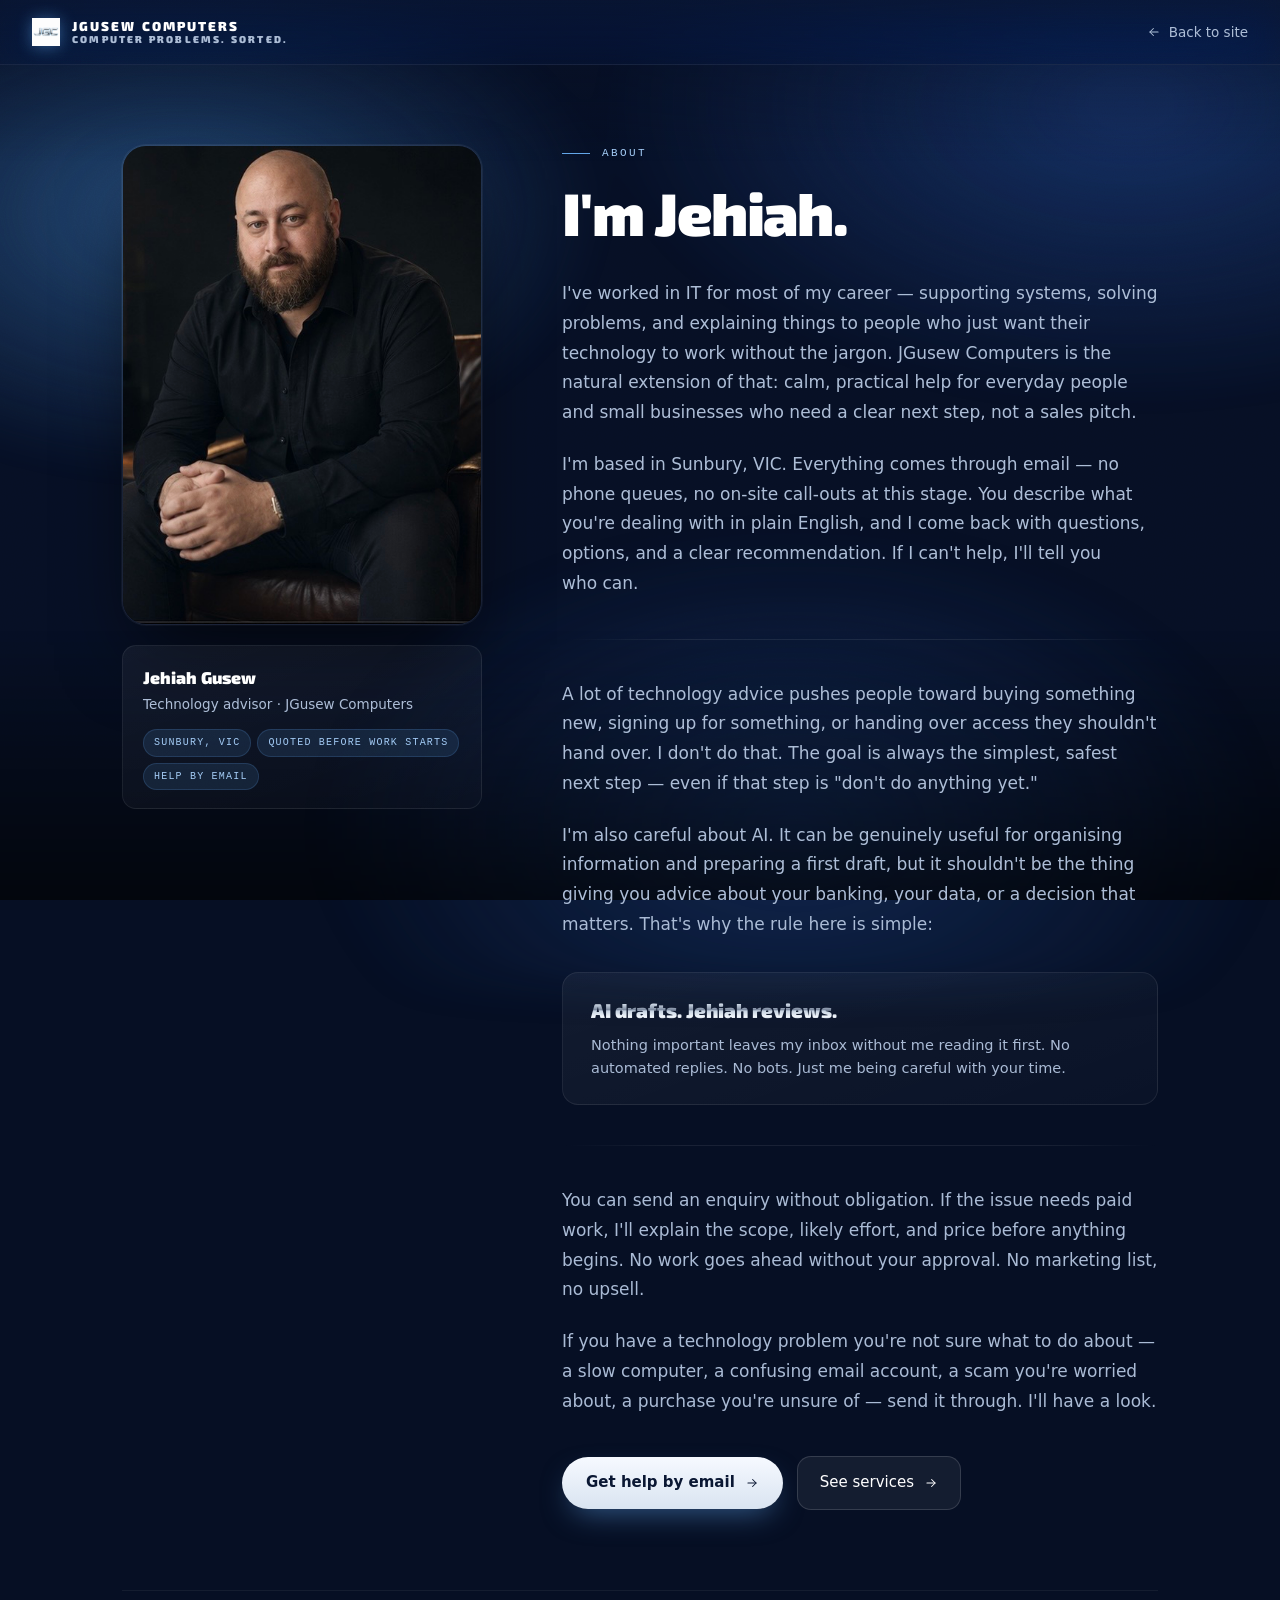
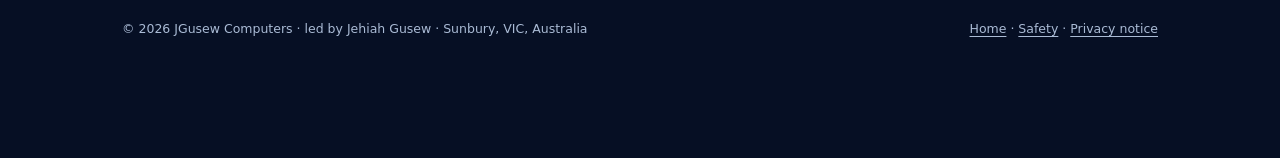
<file: about.html>
<!DOCTYPE html>
<html lang="en" data-theme="dark">
<head>
  <meta charset="utf-8">
  <meta name="viewport" content="width=device-width, initial-scale=1">
  <title>About Jehiah Gusew — JGusew Computers</title>
  <meta name="description" content="Jehiah Gusew is a technology professional based in Sunbury, VIC. Calm, practical tech help for everyday people and small businesses — no jargon, no pressure.">
  <link rel="canonical" href="https://jgusewcomputers.com/about">
  <link rel="icon" href="assets/logos/monogram-flat-navy.png">

  <!-- Open Graph / Twitter -->
  <meta property="og:type" content="website">
  <meta property="og:url" content="https://jgusewcomputers.com/about">
  <meta property="og:site_name" content="JGusew Computers">
  <meta property="og:locale" content="en_AU">
  <meta property="og:title" content="About Jehiah Gusew — JGusew Computers">
  <meta property="og:description" content="Jehiah Gusew is a technology professional based in Sunbury, VIC. Calm, practical tech help for everyday people and small businesses — no jargon, no pressure.">
  <meta property="og:image" content="https://jgusewcomputers.com/assets/logos/horizontal-lockup-light.png">
  <meta name="twitter:card" content="summary_large_image">
  <meta name="twitter:title" content="About Jehiah Gusew — JGusew Computers">
  <meta name="twitter:description" content="Jehiah Gusew is a technology professional based in Sunbury, VIC. Practical tech help without hype or jargon.">
  <meta name="twitter:image" content="https://jgusewcomputers.com/assets/logos/horizontal-lockup-light.png">
  <link rel="stylesheet" href="colors_and_type.css?v=20260612b">
  <link rel="stylesheet" href="premium.css?v=20260612b">
  <style>
    .doc-nav {
      position: sticky; top: 0; z-index: 50;
      backdrop-filter: blur(18px) saturate(160%);
      -webkit-backdrop-filter: blur(18px) saturate(160%);
      background: linear-gradient(180deg, rgba(10,23,51,0.65), rgba(10,23,51,0.35));
      border-bottom: 1px solid rgba(255,255,255,0.06);
    }
    .doc-nav .inner {
      max-width: 1320px; margin: 0 auto;
      padding: 18px 32px;
      display: flex; align-items: center; justify-content: space-between; gap: 24px;
    }
    .doc-nav .brand {
      display: flex; align-items: center; gap: 12px; text-decoration: none;
    }
    .doc-nav .brand img { height: 28px; filter: drop-shadow(0 1px 8px rgba(95,163,232,0.45)); }
    .doc-nav .brand .txt { display: flex; flex-direction: column; line-height: 1.05; }
    .doc-nav .brand .name {
      font-family: var(--jgc-font-display);
      font-size: 13px; font-weight: 700;
      letter-spacing: 0.16em; color: #fff;
    }
    .doc-nav .brand .tag {
      font-family: var(--jgc-font-display);
      font-size: 10px; letter-spacing: 0.22em;
      color: var(--jgc-fg-on-navy-2); text-transform: uppercase;
    }
    .doc-nav .back {
      font-size: 13.5px; color: var(--jgc-fg-on-navy-2);
      text-decoration: none; display: flex; align-items: center; gap: 8px;
      transition: color 200ms;
    }
    .doc-nav .back:hover { color: #fff; text-decoration: none; }

    /* ---- Page layout ---- */
    .about-wrap {
      max-width: 1100px; margin: 0 auto;
      padding: 80px 32px 120px;
      position: relative; z-index: 2;
    }

    .about-grid {
      display: grid;
      grid-template-columns: 360px 1fr;
      gap: 80px;
      align-items: start;
    }

    /* ---- Photo column ---- */
    .photo-col { position: sticky; top: 100px; }

    .photo-frame {
      border-radius: 24px;
      overflow: hidden;
      border: 1px solid rgba(255,255,255,0.08);
      box-shadow:
        0 40px 80px -20px rgba(0,0,0,0.7),
        0 0 0 1px rgba(255,255,255,0.06);
      aspect-ratio: 3/4;
    }
    .photo-frame img {
      width: 100%; height: 100%;
      object-fit: cover; object-position: center top;
      display: block;
    }

    .photo-caption {
      margin-top: 20px;
      padding: 18px 20px;
      border-radius: 14px;
      background: linear-gradient(160deg, rgba(255,255,255,0.05), rgba(255,255,255,0.02));
      border: 1px solid rgba(255,255,255,0.07);
    }
    .photo-caption .name {
      font-family: var(--jgc-font-display);
      font-size: 17px; font-weight: 600;
      color: #fff; margin-bottom: 4px;
    }
    .photo-caption .role {
      font-size: 13.5px; color: var(--jgc-fg-on-navy-2); margin-bottom: 14px;
    }
    .photo-caption .pills {
      display: flex; flex-wrap: wrap; gap: 6px;
    }
    .photo-caption .pill {
      font-family: var(--jgc-font-mono);
      font-size: 10px; letter-spacing: 0.12em; text-transform: uppercase;
      padding: 5px 10px; border-radius: 999px;
      background: rgba(95,163,232,0.12);
      color: var(--jgc-glow-300);
      border: 1px solid rgba(95,163,232,0.18);
    }

    /* ---- Content column ---- */
    .content-col {}

    .about-eyebrow {
      font-family: var(--jgc-font-mono);
      font-size: 11px; letter-spacing: 0.22em; text-transform: uppercase;
      color: var(--jgc-glow-300);
      margin-bottom: 20px;
      display: flex; align-items: center; gap: 12px;
    }
    .about-eyebrow::before {
      content: ""; width: 28px; height: 1px; background: var(--jgc-glow-400);
    }

    .content-col h1 {
      font-family: var(--jgc-font-display);
      font-size: clamp(40px, 5vw, 60px);
      font-weight: 700; line-height: 1.02;
      letter-spacing: -0.02em;
      color: #fff; margin: 0 0 36px;
    }

    .content-col p {
      font-size: 17px; line-height: 1.75;
      color: var(--jgc-fg-on-navy-2);
      margin: 0 0 22px;
      max-width: 600px;
    }

    .content-col p a {
      color: #fff; text-decoration: underline;
      text-underline-offset: 3px;
    }

    .doc-divider {
      height: 1px;
      background: linear-gradient(to right, transparent, rgba(255,255,255,0.08) 20%, rgba(255,255,255,0.08) 80%, transparent);
      margin: 40px 0;
    }

    .pillar-block {
      padding: 24px 28px;
      border-radius: 16px;
      background: linear-gradient(160deg, rgba(255,255,255,0.05), rgba(255,255,255,0.02));
      border: 1px solid rgba(255,255,255,0.08);
      margin: 32px 0;
    }
    .pillar-block .rule {
      font-family: var(--jgc-font-display);
      font-size: 20px; font-weight: 600;
      color: #fff; line-height: 1.35;
      margin-bottom: 10px;
    }
    .pillar-block .rule .chrome {
      background: linear-gradient(180deg, #f7fbff 0%, #d9e4f0 22%, #7e8ba0 48%, #c7d3e2 55%, #f1f6fb 78%, #92a0b7 100%);
      background-clip: text; -webkit-background-clip: text; color: transparent;
    }
    .pillar-block p {
      font-size: 14.5px; color: var(--jgc-fg-on-navy-2);
      margin: 0; line-height: 1.6;
    }

    .cta-row {
      display: flex; gap: 14px; align-items: center;
      flex-wrap: wrap; margin-top: 40px;
    }
    .cta-row a.btn-primary {
      display: inline-flex; align-items: center; gap: 10px;
      font-size: 15px; font-weight: 600;
      padding: 14px 24px; border-radius: 999px;
      background: linear-gradient(180deg, #f6f9ff 0%, #d9e4f1 100%);
      color: var(--jgc-navy-900); text-decoration: none;
      box-shadow: 0 12px 30px -10px rgba(95,163,232,0.55);
      transition: transform 240ms var(--jgc-ease-out), box-shadow 240ms;
    }
    .cta-row a.btn-primary:hover { transform: translateY(-1px); box-shadow: 0 18px 38px -10px rgba(95,163,232,0.7); text-decoration: none; }
    .cta-row a.btn-glass {
      display: inline-flex; align-items: center; gap: 10px;
      font-size: 15px; font-weight: 500;
      padding: 14px 22px; border-radius: 14px;
      background: rgba(255,255,255,0.06);
      color: #fff; text-decoration: none;
      border: 1px solid rgba(255,255,255,0.14);
      transition: background 200ms, border-color 200ms;
    }
    .cta-row a.btn-glass:hover { background: rgba(255,255,255,0.10); border-color: rgba(255,255,255,0.22); text-decoration: none; }

    .doc-foot {
      margin-top: 80px; padding-top: 28px;
      border-top: 1px solid rgba(255,255,255,0.06);
      font-size: 12.5px; color: var(--jgc-fg-on-navy-2);
      display: flex; justify-content: space-between; flex-wrap: wrap; gap: 12px;
    }
    .doc-foot a { color: var(--jgc-fg-on-navy-2); text-decoration: underline; text-underline-offset: 3px; }
    .doc-foot a:hover { color: #fff; }

    @media (max-width: 900px) {
      .about-grid { grid-template-columns: 1fr; gap: 48px; }
      .photo-col { position: static; max-width: 360px; }
      .photo-frame { aspect-ratio: 4/5; }
    }
    @media (max-width: 640px) {
      .about-wrap { padding: 48px 24px 80px; }
      .doc-nav .inner { padding: 16px 24px; }
    }
  </style>
</head>
<body>
  <div class="mesh"></div>
  <div class="vignette"></div>
  <div class="grain"></div>

  <nav class="doc-nav">
    <div class="inner">
      <a href="index.html" class="brand">
        <img src="assets/logos/monogram-light.webp" alt="JGC monogram" />
        <div class="txt">
          <span class="name">JGUSEW COMPUTERS</span>
          <span class="tag">Computer problems. Sorted.</span>
        </div>
      </a>
      <a href="index.html" class="back">
        <svg aria-hidden="true" focusable="false" width="14" height="14" viewBox="0 0 24 24" fill="none" stroke="currentColor" stroke-width="1.75" stroke-linecap="round" stroke-linejoin="round"><path d="M19 12H5"/><path d="M11 18l-6-6 6-6"/></svg>
        Back to site
      </a>
    </div>
  </nav>

  <main>
    <div class="about-wrap">
      <div class="about-grid">

        <!-- Photo column -->
        <div class="photo-col">
          <div class="photo-frame">
            <img src="assets/photos/jehiah-seated.jpg" alt="Jehiah Gusew, JGusew Computers" />
          </div>
          <div class="photo-caption">
            <div class="name">Jehiah Gusew</div>
            <div class="role">Technology advisor · JGusew Computers</div>
            <div class="pills">
              <span class="pill">Sunbury, VIC</span>
              <span class="pill">Quoted before work starts</span>
              <span class="pill">Help by email</span>
            </div>
          </div>
        </div>

        <!-- Content column -->
        <div class="content-col">
          <div class="about-eyebrow">About</div>
          <h1>I'm Jehiah.</h1>

          <p>
            I've worked in IT for most of my career — supporting systems, solving
            problems, and explaining things to people who just want their technology
            to work without the jargon. JGusew Computers is the natural extension
            of that: calm, practical help for everyday people and small businesses
            who need a clear next step, not a sales pitch.
          </p>

          <p>
            I'm based in Sunbury, VIC. Everything comes through email — no phone
            queues, no on-site call-outs at this stage. You describe what you're
            dealing with in plain English, and I come back with questions, options,
            and a clear recommendation. If I can't help, I'll tell you who can.
          </p>

          <div class="doc-divider"></div>

          <p>
            A lot of technology advice pushes people toward buying something new,
            signing up for something, or handing over access they shouldn't hand over.
            I don't do that. The goal is always the simplest, safest next step —
            even if that step is "don't do anything yet."
          </p>

          <p>
            I'm also careful about AI. It can be genuinely useful for organising
            information and preparing a first draft, but it shouldn't be the thing
            giving you advice about your banking, your data, or a decision that
            matters. That's why the rule here is simple:
          </p>

          <div class="pillar-block">
            <div class="rule">
              <span class="chrome">AI drafts. Jehiah reviews.</span>
            </div>
            <p>
              Nothing important leaves my inbox without me reading it first.
              No automated replies. No bots. Just me being careful with your time.
            </p>
          </div>

          <div class="doc-divider"></div>

          <p>
            You can send an enquiry without obligation. If the issue needs paid
            work, I'll explain the scope, likely effort, and price before anything
            begins. No work goes ahead without your approval. No marketing list,
            no upsell.
          </p>

          <p>
            If you have a technology problem you're not sure what to do about —
            a slow computer, a confusing email account, a scam you're worried about,
            a purchase you're unsure of — send it through. I'll have a look.
          </p>

          <div class="cta-row">
            <a href="index.html#contact" class="btn-primary">
              Get help by email
              <svg aria-hidden="true" focusable="false" width="14" height="14" viewBox="0 0 24 24" fill="none" stroke="currentColor" stroke-width="1.75" stroke-linecap="round" stroke-linejoin="round"><path d="M5 12h14"/><path d="M13 6l6 6-6 6"/></svg>
            </a>
            <a href="index.html#services" class="btn-glass">
              See services
              <svg aria-hidden="true" focusable="false" width="14" height="14" viewBox="0 0 24 24" fill="none" stroke="currentColor" stroke-width="1.75" stroke-linecap="round" stroke-linejoin="round"><path d="M5 12h14"/><path d="M13 6l6 6-6 6"/></svg>
            </a>
          </div>

        </div>
      </div>

      <div class="doc-foot">
        <span>© 2026 JGusew Computers · led by Jehiah Gusew · Sunbury, VIC, Australia</span>
        <span>
          <a href="index.html">Home</a> ·
          <a href="safety.html">Safety</a> ·
          <a href="privacy.html">Privacy notice</a>
        </span>
      </div>
    </div>
  </main>
</body>
</html>
</file>
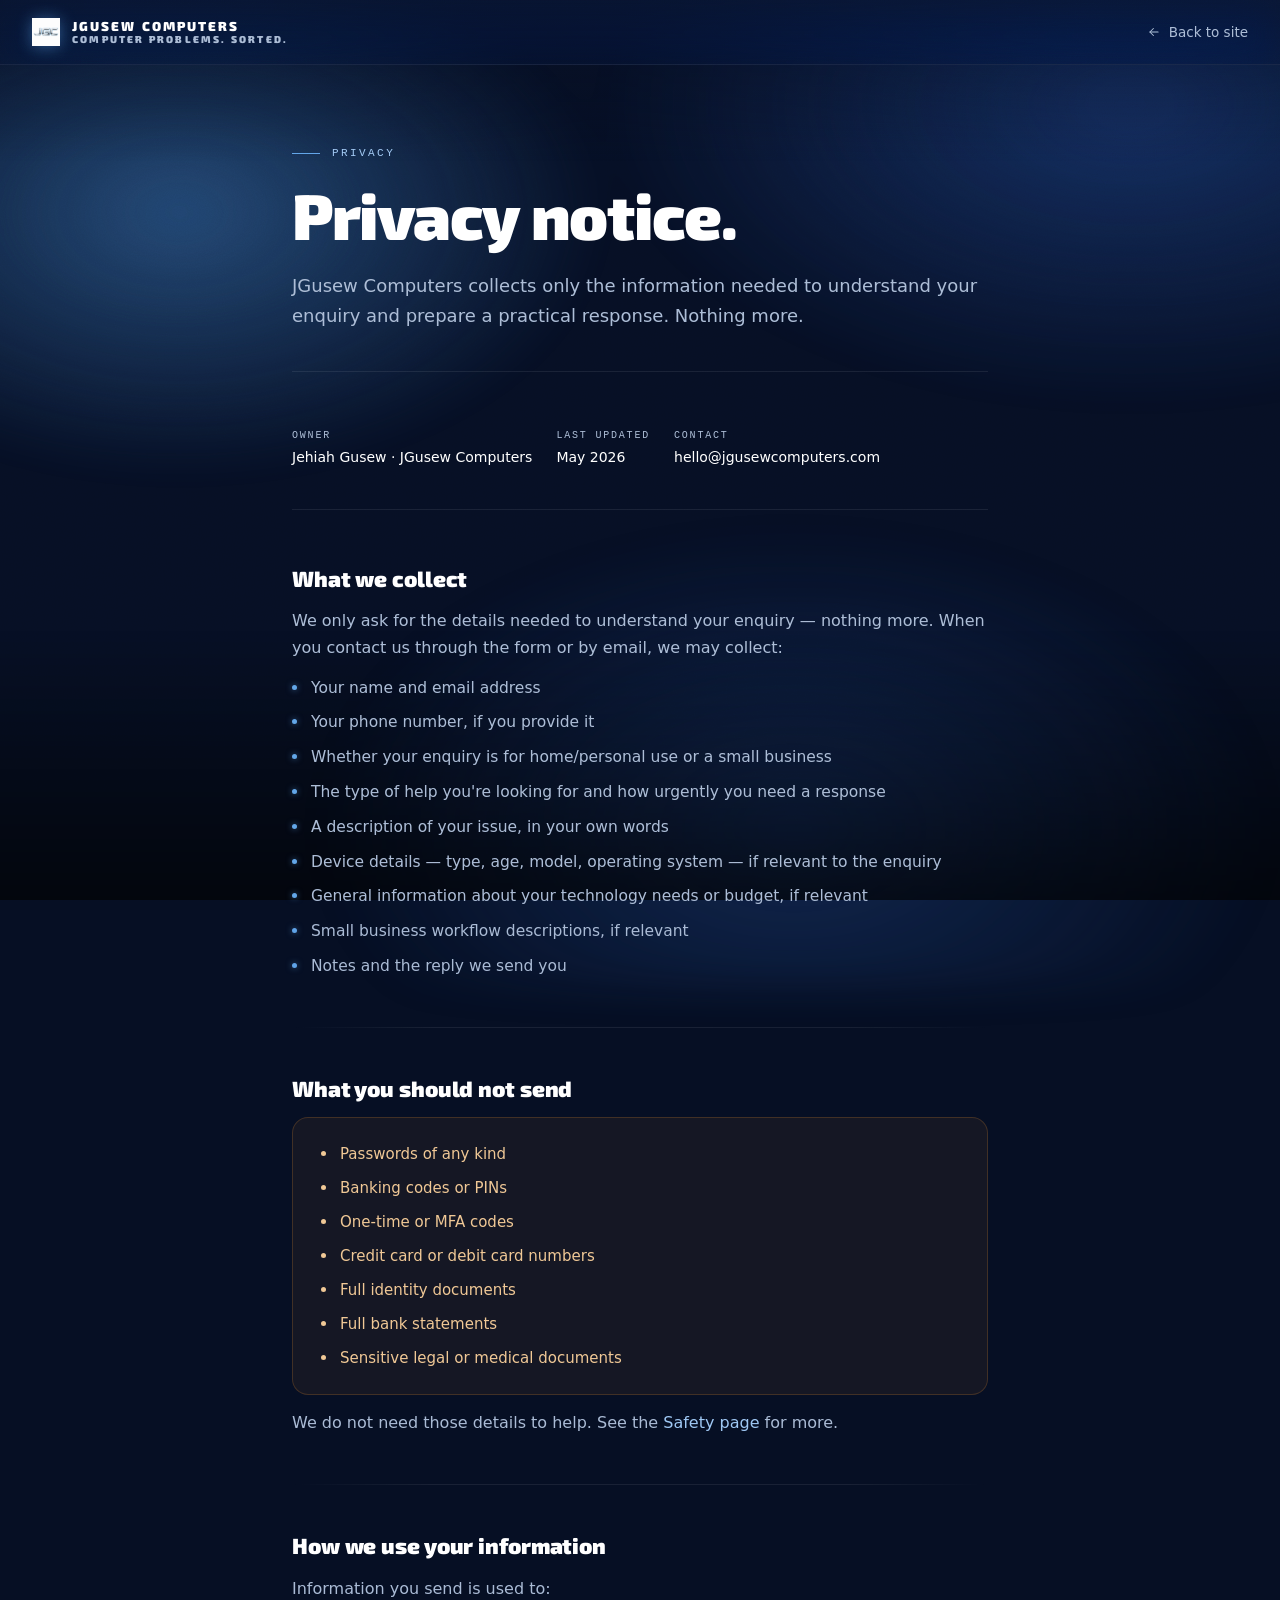
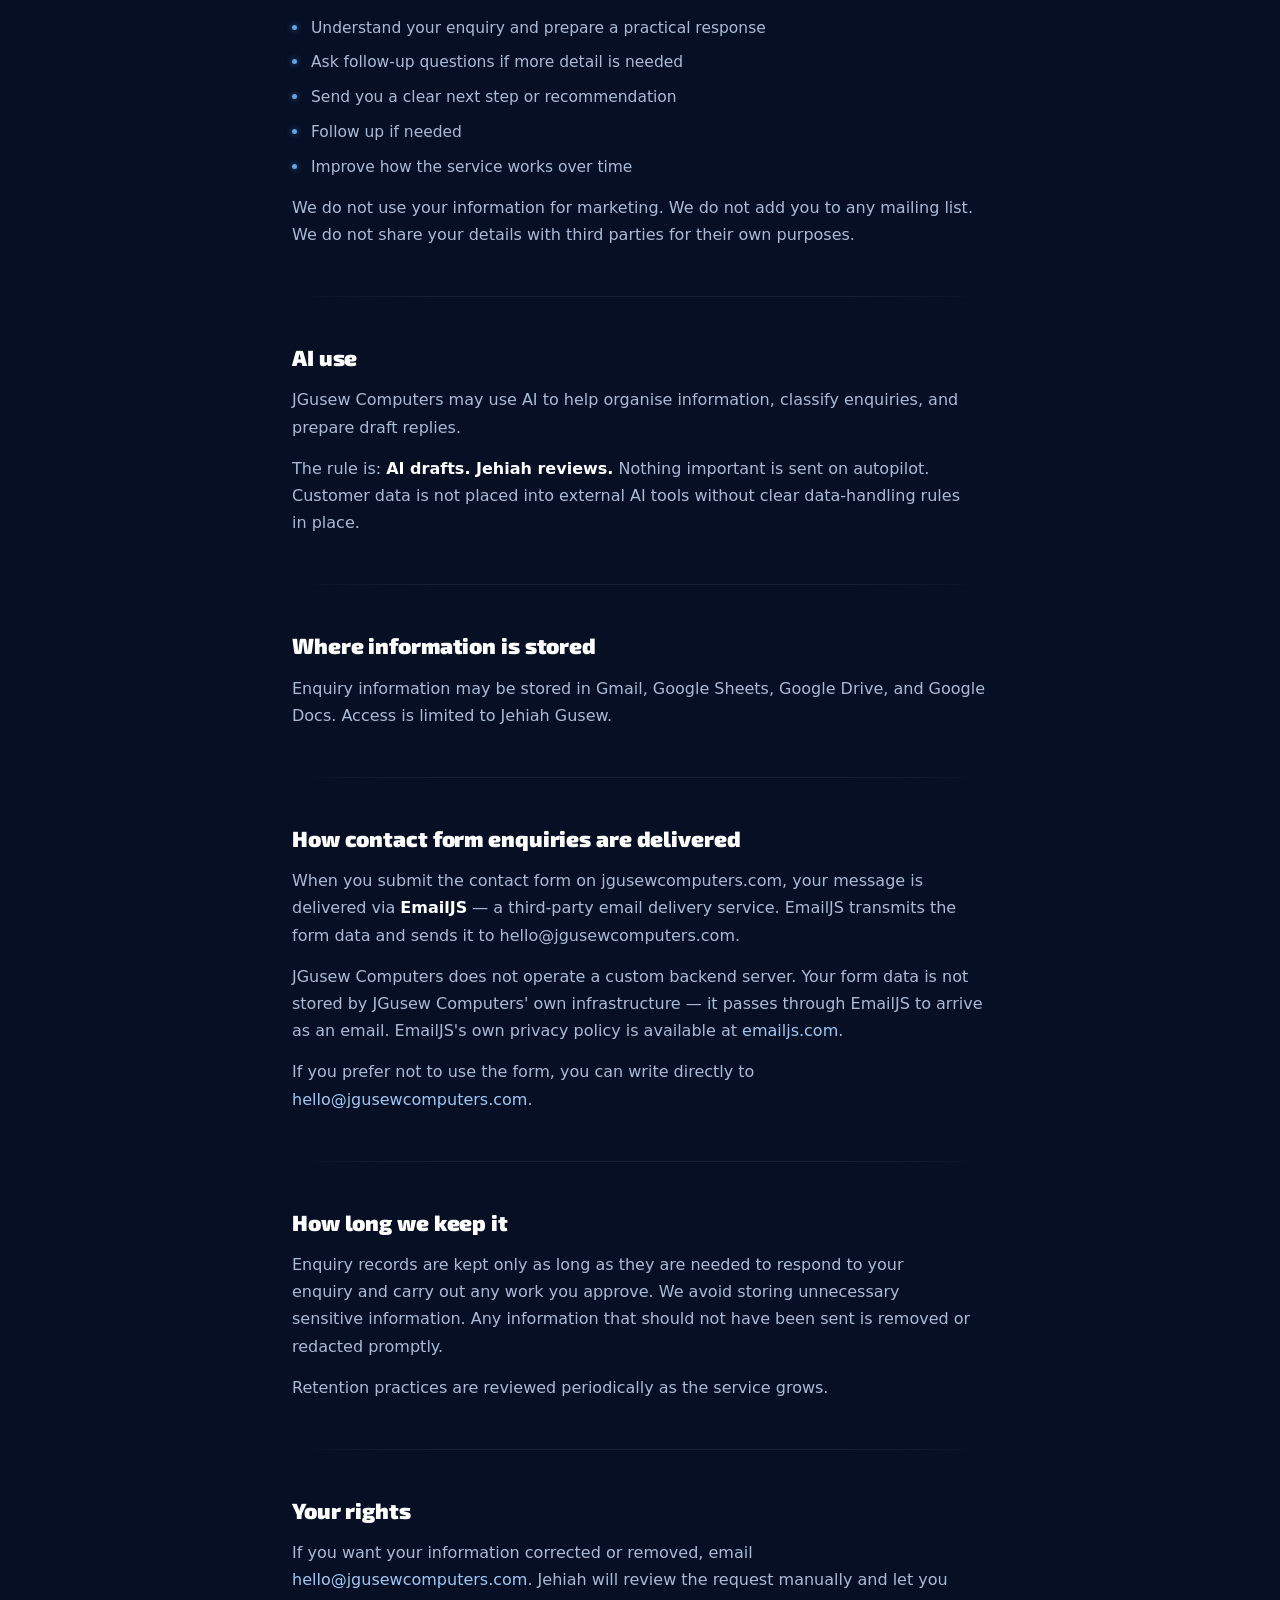
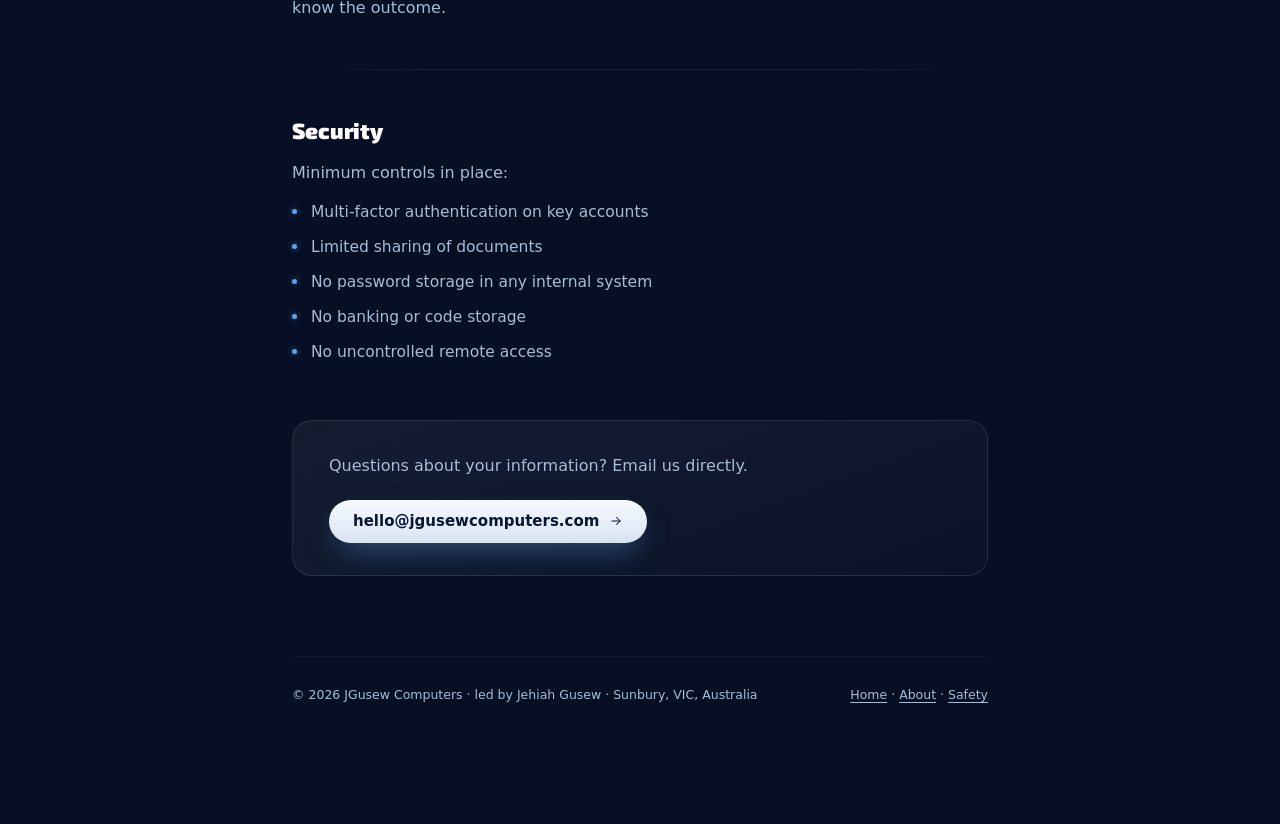
<file: privacy.html>
<!DOCTYPE html>
<html lang="en" data-theme="dark">
<head>
  <meta charset="utf-8">
  <meta name="viewport" content="width=device-width, initial-scale=1">
  <title>Privacy notice — JGusew Computers</title>
  <meta name="description" content="How JGusew Computers collects, uses, and protects your information. We only ask for the details needed to understand your enquiry.">
  <link rel="canonical" href="https://jgusewcomputers.com/privacy">
  <link rel="icon" href="assets/logos/monogram-flat-navy.png">

  <!-- Open Graph / Twitter -->
  <meta property="og:type" content="website">
  <meta property="og:url" content="https://jgusewcomputers.com/privacy">
  <meta property="og:site_name" content="JGusew Computers">
  <meta property="og:locale" content="en_AU">
  <meta property="og:title" content="Privacy notice — JGusew Computers">
  <meta property="og:description" content="How JGusew Computers collects, uses, and protects your information. We only ask for the details needed to understand your enquiry.">
  <meta property="og:image" content="https://jgusewcomputers.com/assets/logos/horizontal-lockup-light.png">
  <meta name="twitter:card" content="summary_large_image">
  <meta name="twitter:title" content="Privacy notice — JGusew Computers">
  <meta name="twitter:description" content="How JGusew Computers collects, uses, and protects your information. We only ask for the details needed to understand your enquiry.">
  <meta name="twitter:image" content="https://jgusewcomputers.com/assets/logos/horizontal-lockup-light.png">
  <link rel="stylesheet" href="colors_and_type.css?v=20260612b">
  <link rel="stylesheet" href="premium.css?v=20260612b">
  <style>
    .doc-nav {
      position: sticky; top: 0; z-index: 50;
      backdrop-filter: blur(18px) saturate(160%);
      -webkit-backdrop-filter: blur(18px) saturate(160%);
      background: linear-gradient(180deg, rgba(10,23,51,0.65), rgba(10,23,51,0.35));
      border-bottom: 1px solid rgba(255,255,255,0.06);
    }
    .doc-nav .inner {
      max-width: 1320px; margin: 0 auto;
      padding: 18px 32px;
      display: flex; align-items: center; justify-content: space-between; gap: 24px;
    }
    .doc-nav .brand {
      display: flex; align-items: center; gap: 12px; text-decoration: none;
    }
    .doc-nav .brand img { height: 28px; filter: drop-shadow(0 1px 8px rgba(95,163,232,0.45)); }
    .doc-nav .brand .txt { display: flex; flex-direction: column; line-height: 1.05; }
    .doc-nav .brand .name {
      font-family: var(--jgc-font-display);
      font-size: 13px; font-weight: 700;
      letter-spacing: 0.16em; color: #fff;
    }
    .doc-nav .brand .tag {
      font-family: var(--jgc-font-display);
      font-size: 10px; letter-spacing: 0.22em;
      color: var(--jgc-fg-on-navy-2); text-transform: uppercase;
    }
    .doc-nav .back {
      font-size: 13.5px; color: var(--jgc-fg-on-navy-2);
      text-decoration: none; display: flex; align-items: center; gap: 8px;
      transition: color 200ms;
    }
    .doc-nav .back:hover { color: #fff; text-decoration: none; }

    .doc-wrap {
      max-width: 760px; margin: 0 auto;
      padding: 80px 32px 120px;
      position: relative; z-index: 2;
    }

    .doc-eyebrow {
      font-family: var(--jgc-font-mono);
      font-size: 11px; letter-spacing: 0.22em; text-transform: uppercase;
      color: var(--jgc-glow-300);
      margin-bottom: 20px;
      display: flex; align-items: center; gap: 12px;
    }
    .doc-eyebrow::before {
      content: ""; width: 28px; height: 1px; background: var(--jgc-glow-400);
    }

    .doc-wrap h1 {
      font-family: var(--jgc-font-display);
      font-size: clamp(40px, 6vw, 64px);
      font-weight: 700; line-height: 1.02;
      letter-spacing: -0.02em;
      color: #fff; margin: 0 0 24px;
    }

    .doc-intro {
      font-size: 18px; line-height: 1.65;
      color: var(--jgc-fg-on-navy-2);
      margin-bottom: 56px;
      padding-bottom: 40px;
      border-bottom: 1px solid rgba(255,255,255,0.08);
    }

    .doc-meta {
      display: flex; gap: 24px; flex-wrap: wrap;
      margin-bottom: 56px; padding-bottom: 40px;
      border-bottom: 1px solid rgba(255,255,255,0.08);
    }
    .doc-meta-item {
      display: flex; flex-direction: column; gap: 4px;
    }
    .doc-meta-item .label {
      font-family: var(--jgc-font-mono);
      font-size: 10px; letter-spacing: 0.18em; text-transform: uppercase;
      color: var(--jgc-fg-on-navy-2);
    }
    .doc-meta-item .value {
      font-size: 14px; color: #fff; font-weight: 500;
    }

    .doc-section { margin-bottom: 48px; }

    .doc-section h2 {
      font-family: var(--jgc-font-display);
      font-size: 22px; font-weight: 600;
      color: #fff; margin: 0 0 16px;
      letter-spacing: -0.005em;
    }

    .doc-section p {
      font-size: 16px; line-height: 1.7;
      color: var(--jgc-fg-on-navy-2); margin: 0 0 14px;
    }

    .doc-section ul {
      margin: 0 0 14px; padding-left: 0;
      list-style: none;
      display: flex; flex-direction: column; gap: 10px;
    }
    .doc-section ul li {
      font-size: 15.5px; line-height: 1.6;
      color: var(--jgc-fg-on-navy-2);
      display: flex; gap: 14px; align-items: flex-start;
    }
    .doc-section ul li::before {
      content: "";
      flex-shrink: 0; margin-top: 9px;
      width: 5px; height: 5px; border-radius: 50%;
      background: var(--jgc-glow-400);
      box-shadow: 0 0 6px rgba(95,163,232,0.6);
    }

    .donot-box {
      padding: 24px 28px;
      border-radius: 16px;
      background: rgba(196,122,44,0.08);
      border: 1px solid rgba(196,122,44,0.25);
      margin-bottom: 14px;
    }
    .donot-box ul { margin: 0; }
    .donot-box ul li { color: #f0c896; font-size: 15px; }
    .donot-box ul li::before { background: #f0c896; box-shadow: none; }

    .doc-divider {
      height: 1px;
      background: linear-gradient(to right, transparent, rgba(255,255,255,0.08) 20%, rgba(255,255,255,0.08) 80%, transparent);
      margin: 48px 0;
    }

    .doc-cta {
      margin-top: 56px;
      padding: 32px 36px;
      border-radius: 20px;
      background: linear-gradient(160deg, rgba(255,255,255,0.06), rgba(255,255,255,0.02));
      border: 1px solid rgba(255,255,255,0.10);
    }
    .doc-cta p {
      font-size: 16px; line-height: 1.65;
      color: var(--jgc-fg-on-navy-2); margin: 0 0 20px;
    }
    .doc-cta a.btn {
      display: inline-flex; align-items: center; gap: 10px;
      font-size: 15px; font-weight: 600;
      padding: 14px 24px; border-radius: 999px;
      background: linear-gradient(180deg, #f6f9ff 0%, #d9e4f1 100%);
      color: var(--jgc-navy-900); text-decoration: none;
      box-shadow: 0 12px 30px -10px rgba(95,163,232,0.55);
      transition: transform 240ms var(--jgc-ease-out), box-shadow 240ms;
    }
    .doc-cta a.btn:hover { transform: translateY(-1px); box-shadow: 0 18px 38px -10px rgba(95,163,232,0.7); text-decoration: none; }

    .doc-foot {
      margin-top: 80px; padding-top: 28px;
      border-top: 1px solid rgba(255,255,255,0.06);
      font-size: 12.5px; color: var(--jgc-fg-on-navy-2);
      display: flex; justify-content: space-between; flex-wrap: wrap; gap: 12px;
    }
    .doc-foot a { color: var(--jgc-fg-on-navy-2); text-decoration: underline; text-underline-offset: 3px; }
    .doc-foot a:hover { color: #fff; }

    @media (max-width: 640px) {
      .doc-wrap { padding: 48px 24px 80px; }
      .doc-nav .inner { padding: 16px 24px; }
    }
  </style>
</head>
<body>
  <div class="mesh"></div>
  <div class="vignette"></div>
  <div class="grain"></div>

  <nav class="doc-nav">
    <div class="inner">
      <a href="index.html" class="brand">
        <img src="assets/logos/monogram-light.webp" alt="JGC monogram" />
        <div class="txt">
          <span class="name">JGUSEW COMPUTERS</span>
          <span class="tag">Computer problems. Sorted.</span>
        </div>
      </a>
      <a href="index.html" class="back">
        <svg aria-hidden="true" focusable="false" width="14" height="14" viewBox="0 0 24 24" fill="none" stroke="currentColor" stroke-width="1.75" stroke-linecap="round" stroke-linejoin="round"><path d="M19 12H5"/><path d="M11 18l-6-6 6-6"/></svg>
        Back to site
      </a>
    </div>
  </nav>

  <main>
    <div class="doc-wrap">

      <div class="doc-eyebrow">Privacy</div>
      <h1>Privacy notice.</h1>
      <p class="doc-intro">
        JGusew Computers collects only the information needed to understand
        your enquiry and prepare a practical response. Nothing more.
      </p>

      <div class="doc-meta">
        <div class="doc-meta-item">
          <span class="label">Owner</span>
          <span class="value">Jehiah Gusew · JGusew Computers</span>
        </div>
        <div class="doc-meta-item">
          <span class="label">Last updated</span>
          <span class="value">May 2026</span>
        </div>
        <div class="doc-meta-item">
          <span class="label">Contact</span>
          <span class="value"><a href="mailto:hello@jgusewcomputers.com" style="color:#fff;">hello@jgusewcomputers.com</a></span>
        </div>
      </div>

      <div class="doc-section">
        <h2>What we collect</h2>
        <p>We only ask for the details needed to understand your enquiry — nothing more. When you contact us through the form or by email, we may collect:</p>
        <ul>
          <li>Your name and email address</li>
          <li>Your phone number, if you provide it</li>
          <li>Whether your enquiry is for home/personal use or a small business</li>
          <li>The type of help you're looking for and how urgently you need a response</li>
          <li>A description of your issue, in your own words</li>
          <li>Device details — type, age, model, operating system — if relevant to the enquiry</li>
          <li>General information about your technology needs or budget, if relevant</li>
          <li>Small business workflow descriptions, if relevant</li>
          <li>Notes and the reply we send you</li>
        </ul>
      </div>

      <div class="doc-divider"></div>

      <div class="doc-section">
        <h2>What you should not send</h2>
        <div class="donot-box">
          <ul>
            <li>Passwords of any kind</li>
            <li>Banking codes or PINs</li>
            <li>One-time or MFA codes</li>
            <li>Credit card or debit card numbers</li>
            <li>Full identity documents</li>
            <li>Full bank statements</li>
            <li>Sensitive legal or medical documents</li>
          </ul>
        </div>
        <p>We do not need those details to help. See the <a href="safety.html">Safety page</a> for more.</p>
      </div>

      <div class="doc-divider"></div>

      <div class="doc-section">
        <h2>How we use your information</h2>
        <p>Information you send is used to:</p>
        <ul>
          <li>Understand your enquiry and prepare a practical response</li>
          <li>Ask follow-up questions if more detail is needed</li>
          <li>Send you a clear next step or recommendation</li>
          <li>Follow up if needed</li>
          <li>Improve how the service works over time</li>
        </ul>
        <p>We do not use your information for marketing. We do not add you to any mailing list. We do not share your details with third parties for their own purposes.</p>
      </div>

      <div class="doc-divider"></div>

      <div class="doc-section">
        <h2>AI use</h2>
        <p>
          JGusew Computers may use AI to help organise information, classify
          enquiries, and prepare draft replies.
        </p>
        <p>
          The rule is: <strong style="color:#fff;">AI drafts. Jehiah reviews.</strong>
          Nothing important is sent on autopilot. Customer data is not placed
          into external AI tools without clear data-handling rules in place.
        </p>
      </div>

      <div class="doc-divider"></div>

      <div class="doc-section">
        <h2>Where information is stored</h2>
        <p>Enquiry information may be stored in Gmail, Google Sheets, Google Drive, and Google Docs. Access is limited to Jehiah Gusew.</p>
      </div>

      <div class="doc-divider"></div>

      <div class="doc-section">
        <h2>How contact form enquiries are delivered</h2>
        <p>
          When you submit the contact form on jgusewcomputers.com, your message is delivered
          via <strong style="color:#fff;">EmailJS</strong> — a third-party email delivery service.
          EmailJS transmits the form data and sends it to hello@jgusewcomputers.com.
        </p>
        <p>
          JGusew Computers does not operate a custom backend server. Your form data is not
          stored by JGusew Computers' own infrastructure — it passes through EmailJS to arrive
          as an email. EmailJS's own privacy policy is available at
          <a href="https://www.emailjs.com/legal/privacy-policy/" target="_blank" rel="noopener">emailjs.com</a>.
        </p>
        <p>
          If you prefer not to use the form, you can write directly to
          <a href="mailto:hello@jgusewcomputers.com">hello@jgusewcomputers.com</a>.
        </p>
      </div>

      <div class="doc-divider"></div>

      <div class="doc-section">
        <h2>How long we keep it</h2>
        <p>
          Enquiry records are kept only as long as they are needed to respond to
          your enquiry and carry out any work you approve. We avoid storing
          unnecessary sensitive information. Any information that should not have
          been sent is removed or redacted promptly.
        </p>
        <p>
          Retention practices are reviewed periodically as the service grows.
        </p>
      </div>

      <div class="doc-divider"></div>

      <div class="doc-section">
        <h2>Your rights</h2>
        <p>
          If you want your information corrected or removed, email
          <a href="mailto:hello@jgusewcomputers.com">hello@jgusewcomputers.com</a>.
          Jehiah will review the request manually and let you know the outcome.
        </p>
      </div>

      <div class="doc-divider"></div>

      <div class="doc-section">
        <h2>Security</h2>
        <p>Minimum controls in place:</p>
        <ul>
          <li>Multi-factor authentication on key accounts</li>
          <li>Limited sharing of documents</li>
          <li>No password storage in any internal system</li>
          <li>No banking or code storage</li>
          <li>No uncontrolled remote access</li>
        </ul>
      </div>

      <div class="doc-cta">
        <p>
          Questions about your information? Email us directly.
        </p>
        <a href="mailto:hello@jgusewcomputers.com" class="btn">
          hello@jgusewcomputers.com
          <svg aria-hidden="true" focusable="false" width="14" height="14" viewBox="0 0 24 24" fill="none" stroke="currentColor" stroke-width="1.75" stroke-linecap="round" stroke-linejoin="round"><path d="M5 12h14"/><path d="M13 6l6 6-6 6"/></svg>
        </a>
      </div>

      <div class="doc-foot">
        <span>© 2026 JGusew Computers · led by Jehiah Gusew · Sunbury, VIC, Australia</span>
        <span>
          <a href="index.html">Home</a> ·
          <a href="about.html">About</a> ·
          <a href="safety.html">Safety</a>
        </span>
      </div>

    </div>
  </main>
</body>
</html>
</file>
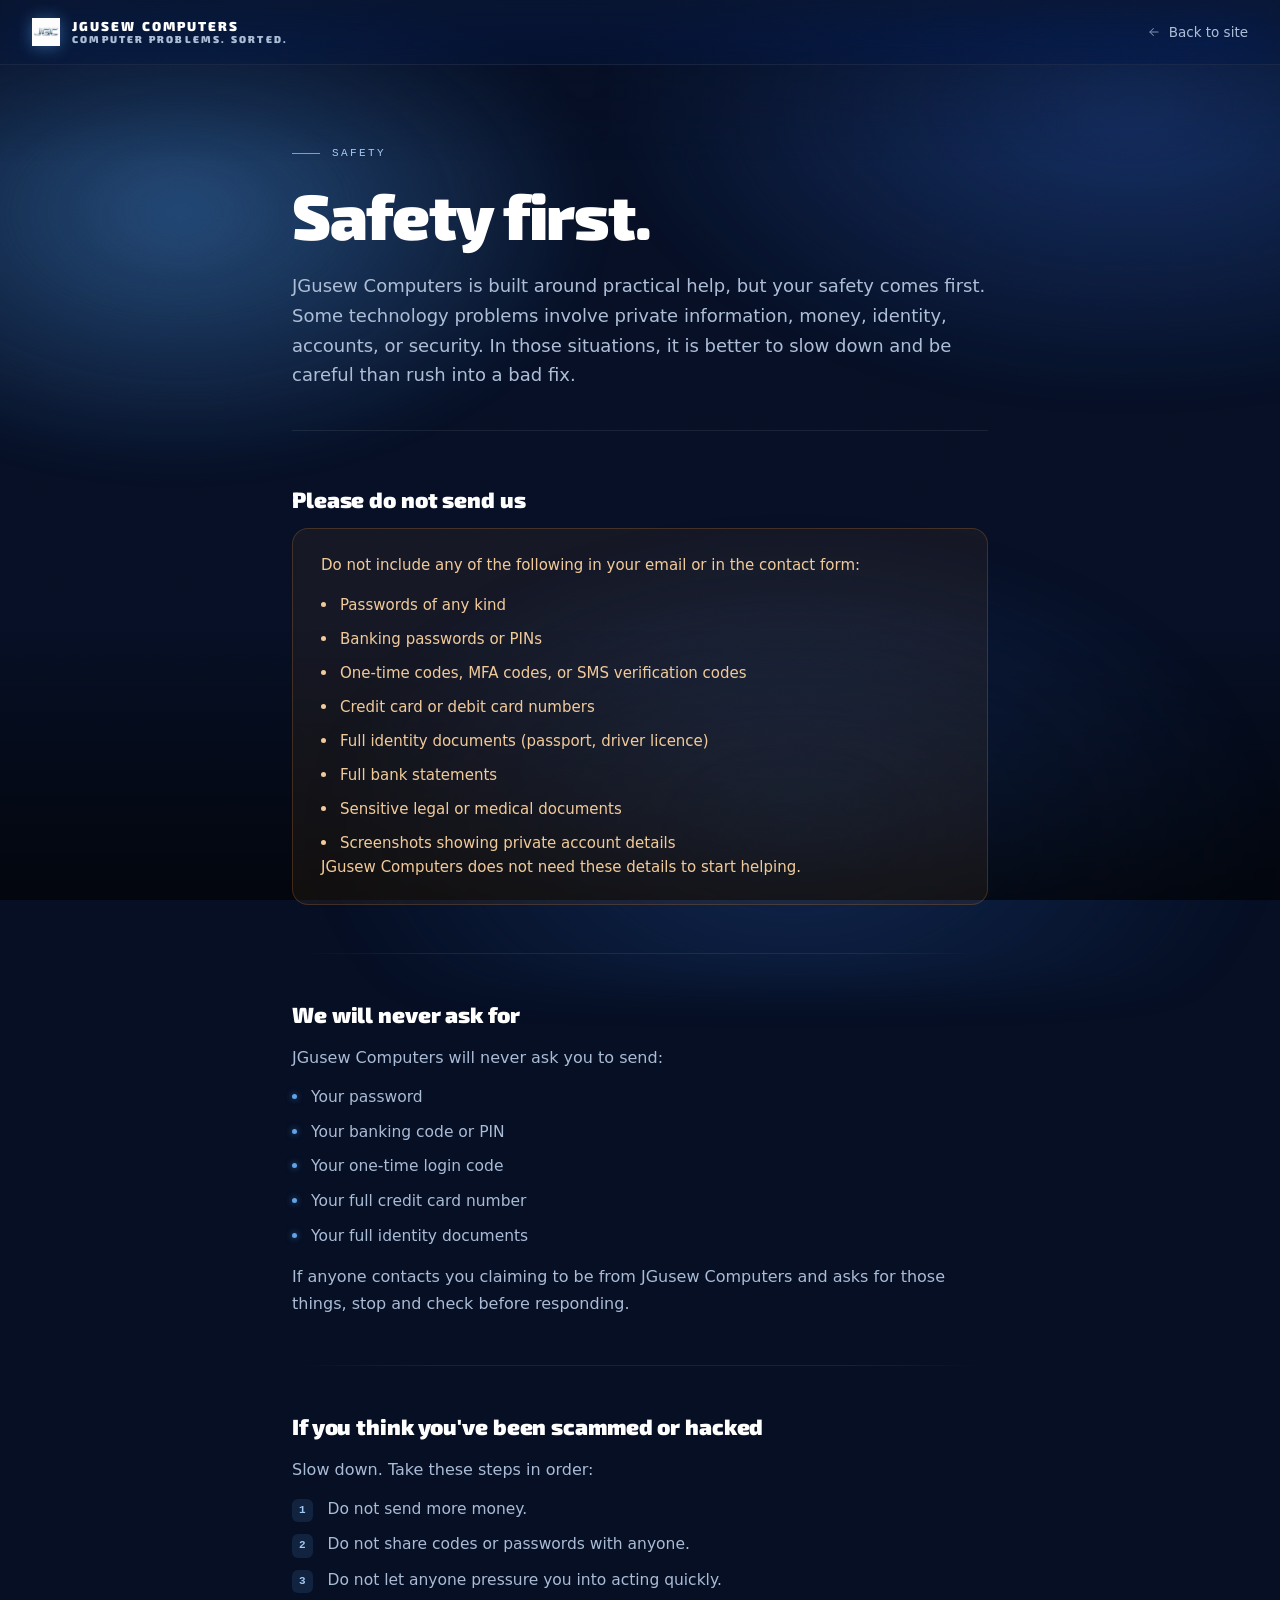
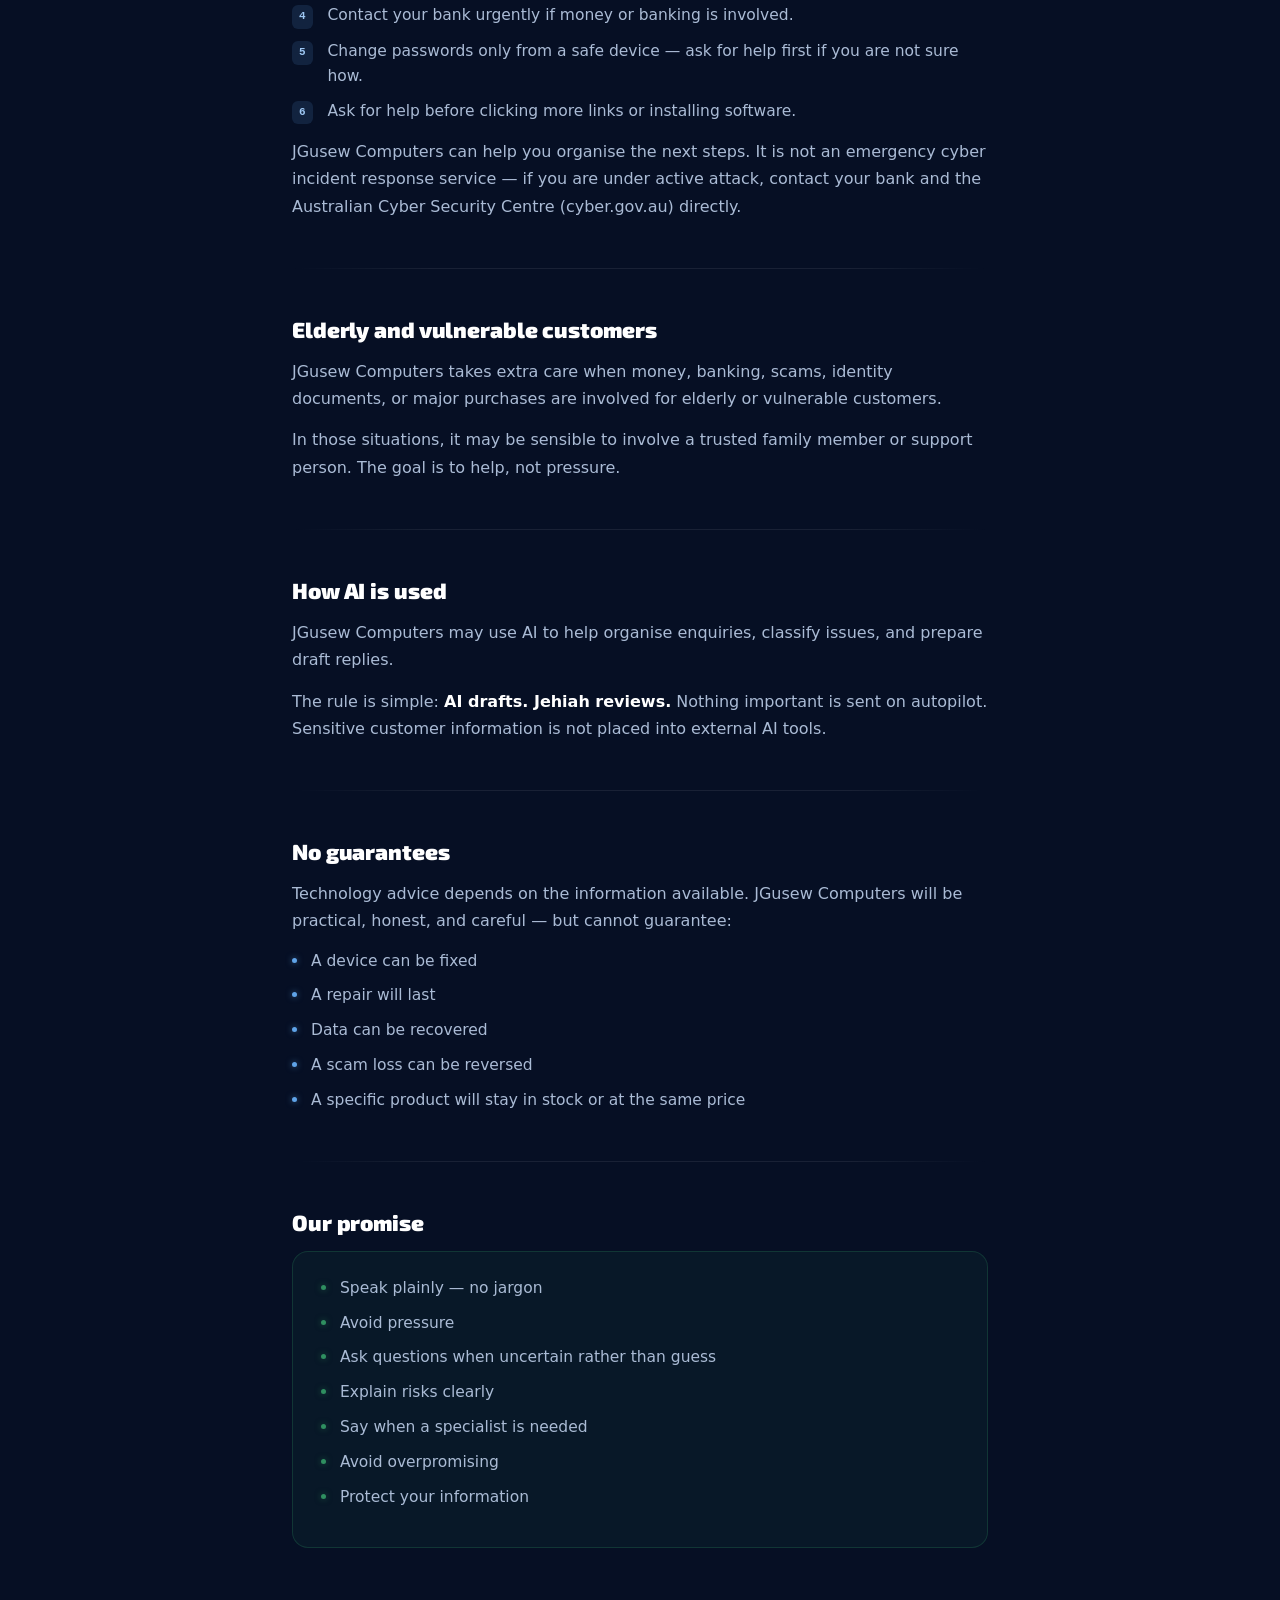
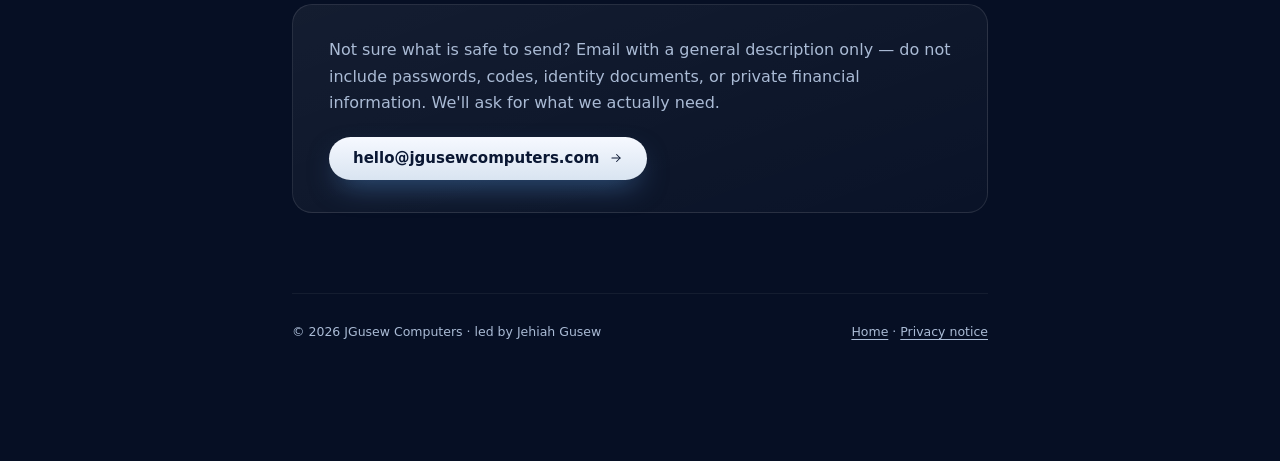
<file: safety.html>
<!DOCTYPE html>
<html lang="en" data-theme="dark">
<head>
  <meta charset="utf-8">
  <meta name="viewport" content="width=device-width, initial-scale=1">
  <title>Safety first — JGusew Computers</title>
  <meta name="description" content="What to send, what not to send, and how JGusew Computers handles sensitive situations safely. Practical guidance for everyday people seeking tech help.">
  <link rel="canonical" href="https://jgusewcomputers.com/safety">
  <link rel="icon" href="assets/logos/monogram-flat-navy.png">

  <!-- Open Graph / Twitter -->
  <meta property="og:type" content="website">
  <meta property="og:url" content="https://jgusewcomputers.com/safety">
  <meta property="og:site_name" content="JGusew Computers">
  <meta property="og:locale" content="en_AU">
  <meta property="og:title" content="Safety first — JGusew Computers">
  <meta property="og:description" content="What to send, what not to send, and how JGusew Computers handles sensitive situations safely. Practical guidance for everyday people seeking tech help.">
  <meta property="og:image" content="https://jgusewcomputers.com/assets/logos/horizontal-lockup-light.png">
  <meta name="twitter:card" content="summary_large_image">
  <meta name="twitter:title" content="Safety first — JGusew Computers">
  <meta name="twitter:description" content="What to send, what not to send, and how JGusew Computers handles sensitive situations safely.">
  <meta name="twitter:image" content="https://jgusewcomputers.com/assets/logos/horizontal-lockup-light.png">
  <link rel="stylesheet" href="colors_and_type.css?v=20260612b">
  <link rel="stylesheet" href="premium.css?v=20260612b">
  <style>
    .doc-nav {
      position: sticky; top: 0; z-index: 50;
      backdrop-filter: blur(18px) saturate(160%);
      -webkit-backdrop-filter: blur(18px) saturate(160%);
      background: linear-gradient(180deg, rgba(10,23,51,0.65), rgba(10,23,51,0.35));
      border-bottom: 1px solid rgba(255,255,255,0.06);
    }
    .doc-nav .inner {
      max-width: 1320px; margin: 0 auto;
      padding: 18px 32px;
      display: flex; align-items: center; justify-content: space-between; gap: 24px;
    }
    .doc-nav .brand {
      display: flex; align-items: center; gap: 12px; text-decoration: none;
    }
    .doc-nav .brand img { height: 28px; filter: drop-shadow(0 1px 8px rgba(95,163,232,0.45)); }
    .doc-nav .brand .txt { display: flex; flex-direction: column; line-height: 1.05; }
    .doc-nav .brand .name {
      font-family: var(--jgc-font-display);
      font-size: 13px; font-weight: 700;
      letter-spacing: 0.16em; color: #fff;
    }
    .doc-nav .brand .tag {
      font-family: var(--jgc-font-display);
      font-size: 10px; letter-spacing: 0.22em;
      color: var(--jgc-fg-on-navy-2); text-transform: uppercase;
    }
    .doc-nav .back {
      font-size: 13.5px; color: var(--jgc-fg-on-navy-2);
      text-decoration: none; display: flex; align-items: center; gap: 8px;
      transition: color 200ms;
    }
    .doc-nav .back:hover { color: #fff; text-decoration: none; }
    .doc-nav .back svg { opacity: 0.7; }

    .doc-wrap {
      max-width: 760px; margin: 0 auto;
      padding: 80px 32px 120px;
      position: relative; z-index: 2;
    }

    .doc-eyebrow {
      font-family: var(--jgc-font-mono);
      font-size: 11px; letter-spacing: 0.22em; text-transform: uppercase;
      color: var(--jgc-glow-300);
      margin-bottom: 20px;
      display: flex; align-items: center; gap: 12px;
    }
    .doc-eyebrow::before {
      content: ""; width: 28px; height: 1px; background: var(--jgc-glow-400);
    }

    .doc-wrap h1 {
      font-family: var(--jgc-font-display);
      font-size: clamp(40px, 6vw, 64px);
      font-weight: 700; line-height: 1.02;
      letter-spacing: -0.02em;
      color: #fff; margin: 0 0 24px;
    }

    .doc-intro {
      font-size: 18px; line-height: 1.65;
      color: var(--jgc-fg-on-navy-2);
      margin-bottom: 56px;
      padding-bottom: 40px;
      border-bottom: 1px solid rgba(255,255,255,0.08);
    }

    .doc-section { margin-bottom: 48px; }

    .doc-section h2 {
      font-family: var(--jgc-font-display);
      font-size: 22px; font-weight: 600;
      color: #fff; margin: 0 0 16px;
      letter-spacing: -0.005em;
    }

    .doc-section p {
      font-size: 16px; line-height: 1.7;
      color: var(--jgc-fg-on-navy-2); margin: 0 0 14px;
    }

    .doc-section ul, .doc-section ol {
      margin: 0 0 14px; padding-left: 0;
      list-style: none;
      display: flex; flex-direction: column; gap: 10px;
    }
    .doc-section ul li, .doc-section ol li {
      font-size: 15.5px; line-height: 1.6;
      color: var(--jgc-fg-on-navy-2);
      display: flex; gap: 14px; align-items: flex-start;
    }
    .doc-section ul li::before {
      content: "";
      flex-shrink: 0; margin-top: 9px;
      width: 5px; height: 5px; border-radius: 50%;
      background: var(--jgc-glow-400);
      box-shadow: 0 0 6px rgba(95,163,232,0.6);
    }
    .doc-section ol { counter-reset: step; }
    .doc-section ol li { counter-increment: step; }
    .doc-section ol li::before {
      content: counter(step);
      flex-shrink: 0;
      font-family: var(--jgc-font-mono);
      font-size: 11px; font-weight: 600;
      letter-spacing: 0.08em;
      color: var(--jgc-glow-300);
      background: rgba(95,163,232,0.14);
      border-radius: 6px;
      padding: 3px 7px;
      margin-top: 2px;
    }

    .donot-box {
      padding: 24px 28px;
      border-radius: 16px;
      background: rgba(196,122,44,0.08);
      border: 1px solid rgba(196,122,44,0.25);
      margin-bottom: 14px;
    }
    .donot-box p {
      font-size: 15px; color: #f0c896; margin: 0 0 14px;
    }
    .donot-box p:last-child { margin: 0; }
    .donot-box ul { margin: 0; }
    .donot-box ul li { color: #f0c896; font-size: 15px; }
    .donot-box ul li::before { background: #f0c896; box-shadow: none; }

    .promise-box {
      padding: 24px 28px;
      border-radius: 16px;
      background: rgba(47,143,96,0.08);
      border: 1px solid rgba(47,143,96,0.25);
      margin-bottom: 14px;
    }
    .promise-box ul li { color: var(--jgc-fg-on-navy-2); }
    .promise-box ul li::before { background: #2f8f60; box-shadow: 0 0 6px rgba(47,143,96,0.5); }

    .doc-divider {
      height: 1px;
      background: linear-gradient(to right, transparent, rgba(255,255,255,0.08) 20%, rgba(255,255,255,0.08) 80%, transparent);
      margin: 48px 0;
    }

    .doc-cta {
      margin-top: 56px;
      padding: 32px 36px;
      border-radius: 20px;
      background: linear-gradient(160deg, rgba(255,255,255,0.06), rgba(255,255,255,0.02));
      border: 1px solid rgba(255,255,255,0.10);
    }
    .doc-cta p {
      font-size: 16px; line-height: 1.65;
      color: var(--jgc-fg-on-navy-2); margin: 0 0 20px;
    }
    .doc-cta a.btn {
      display: inline-flex; align-items: center; gap: 10px;
      font-size: 15px; font-weight: 600;
      padding: 14px 24px; border-radius: 999px;
      background: linear-gradient(180deg, #f6f9ff 0%, #d9e4f1 100%);
      color: var(--jgc-navy-900); text-decoration: none;
      box-shadow: 0 12px 30px -10px rgba(95,163,232,0.55);
      transition: transform 240ms var(--jgc-ease-out), box-shadow 240ms;
    }
    .doc-cta a.btn:hover { transform: translateY(-1px); box-shadow: 0 18px 38px -10px rgba(95,163,232,0.7); text-decoration: none; }

    .doc-foot {
      margin-top: 80px; padding-top: 28px;
      border-top: 1px solid rgba(255,255,255,0.06);
      font-size: 12.5px; color: var(--jgc-fg-on-navy-2);
      display: flex; justify-content: space-between; flex-wrap: wrap; gap: 12px;
    }
    .doc-foot a { color: var(--jgc-fg-on-navy-2); text-decoration: underline; text-underline-offset: 3px; }
    .doc-foot a:hover { color: #fff; }

    @media (max-width: 640px) {
      .doc-wrap { padding: 48px 24px 80px; }
      .doc-nav .inner { padding: 16px 24px; }
    }
  </style>
</head>
<body>
  <div class="mesh"></div>
  <div class="vignette"></div>
  <div class="grain"></div>

  <nav class="doc-nav">
    <div class="inner">
      <a href="index.html" class="brand">
        <img src="assets/logos/monogram-light.webp" alt="JGC monogram" />
        <div class="txt">
          <span class="name">JGUSEW COMPUTERS</span>
          <span class="tag">Computer problems. Sorted.</span>
        </div>
      </a>
      <a href="index.html" class="back">
        <svg aria-hidden="true" focusable="false" width="14" height="14" viewBox="0 0 24 24" fill="none" stroke="currentColor" stroke-width="1.75" stroke-linecap="round" stroke-linejoin="round"><path d="M19 12H5"/><path d="M11 18l-6-6 6-6"/></svg>
        Back to site
      </a>
    </div>
  </nav>

  <main>
    <div class="doc-wrap">

      <div class="doc-eyebrow">Safety</div>
      <h1>Safety first.</h1>
      <p class="doc-intro">
        JGusew Computers is built around practical help, but your safety comes first.
        Some technology problems involve private information, money, identity, accounts,
        or security. In those situations, it is better to slow down and be careful
        than rush into a bad fix.
      </p>

      <div class="doc-section">
        <h2>Please do not send us</h2>
        <div class="donot-box">
          <p>Do not include any of the following in your email or in the contact form:</p>
          <ul>
            <li>Passwords of any kind</li>
            <li>Banking passwords or PINs</li>
            <li>One-time codes, MFA codes, or SMS verification codes</li>
            <li>Credit card or debit card numbers</li>
            <li>Full identity documents (passport, driver licence)</li>
            <li>Full bank statements</li>
            <li>Sensitive legal or medical documents</li>
            <li>Screenshots showing private account details</li>
          </ul>
          <p>JGusew Computers does not need these details to start helping.</p>
        </div>
      </div>

      <div class="doc-divider"></div>

      <div class="doc-section">
        <h2>We will never ask for</h2>
        <p>JGusew Computers will never ask you to send:</p>
        <ul>
          <li>Your password</li>
          <li>Your banking code or PIN</li>
          <li>Your one-time login code</li>
          <li>Your full credit card number</li>
          <li>Your full identity documents</li>
        </ul>
        <p>If anyone contacts you claiming to be from JGusew Computers and asks for those things, stop and check before responding.</p>
      </div>

      <div class="doc-divider"></div>

      <div class="doc-section">
        <h2>If you think you've been scammed or hacked</h2>
        <p>Slow down. Take these steps in order:</p>
        <ol>
          <li>Do not send more money.</li>
          <li>Do not share codes or passwords with anyone.</li>
          <li>Do not let anyone pressure you into acting quickly.</li>
          <li>Contact your bank urgently if money or banking is involved.</li>
          <li>Change passwords only from a safe device — ask for help first if you are not sure how.</li>
          <li>Ask for help before clicking more links or installing software.</li>
        </ol>
        <p>JGusew Computers can help you organise the next steps. It is not an emergency cyber incident response service — if you are under active attack, contact your bank and the Australian Cyber Security Centre (cyber.gov.au) directly.</p>
      </div>

      <div class="doc-divider"></div>

      <div class="doc-section">
        <h2>Elderly and vulnerable customers</h2>
        <p>
          JGusew Computers takes extra care when money, banking, scams, identity documents,
          or major purchases are involved for elderly or vulnerable customers.
        </p>
        <p>
          In those situations, it may be sensible to involve a trusted family member or support
          person. The goal is to help, not pressure.
        </p>
      </div>

      <div class="doc-divider"></div>

      <div class="doc-section">
        <h2>How AI is used</h2>
        <p>
          JGusew Computers may use AI to help organise enquiries, classify issues,
          and prepare draft replies.
        </p>
        <p>
          The rule is simple: <strong style="color:#fff;">AI drafts. Jehiah reviews.</strong>
          Nothing important is sent on autopilot. Sensitive customer information is not
          placed into external AI tools.
        </p>
      </div>

      <div class="doc-divider"></div>

      <div class="doc-section">
        <h2>No guarantees</h2>
        <p>Technology advice depends on the information available. JGusew Computers will be practical, honest, and careful — but cannot guarantee:</p>
        <ul>
          <li>A device can be fixed</li>
          <li>A repair will last</li>
          <li>Data can be recovered</li>
          <li>A scam loss can be reversed</li>
          <li>A specific product will stay in stock or at the same price</li>
        </ul>
      </div>

      <div class="doc-divider"></div>

      <div class="doc-section">
        <h2>Our promise</h2>
        <div class="promise-box">
          <ul>
            <li>Speak plainly — no jargon</li>
            <li>Avoid pressure</li>
            <li>Ask questions when uncertain rather than guess</li>
            <li>Explain risks clearly</li>
            <li>Say when a specialist is needed</li>
            <li>Avoid overpromising</li>
            <li>Protect your information</li>
          </ul>
        </div>
      </div>

      <div class="doc-cta">
        <p>
          Not sure what is safe to send? Email with a general description only —
          do not include passwords, codes, identity documents, or private financial
          information. We'll ask for what we actually need.
        </p>
        <a href="mailto:hello@jgusewcomputers.com" class="btn">
          hello@jgusewcomputers.com
          <svg aria-hidden="true" focusable="false" width="14" height="14" viewBox="0 0 24 24" fill="none" stroke="currentColor" stroke-width="1.75" stroke-linecap="round" stroke-linejoin="round"><path d="M5 12h14"/><path d="M13 6l6 6-6 6"/></svg>
        </a>
      </div>

      <div class="doc-foot">
        <span>© 2026 JGusew Computers · led by Jehiah Gusew</span>
        <span>
          <a href="index.html">Home</a> ·
          <a href="privacy.html">Privacy notice</a>
        </span>
      </div>

    </div>
  </main>
</body>
</html>
</file>
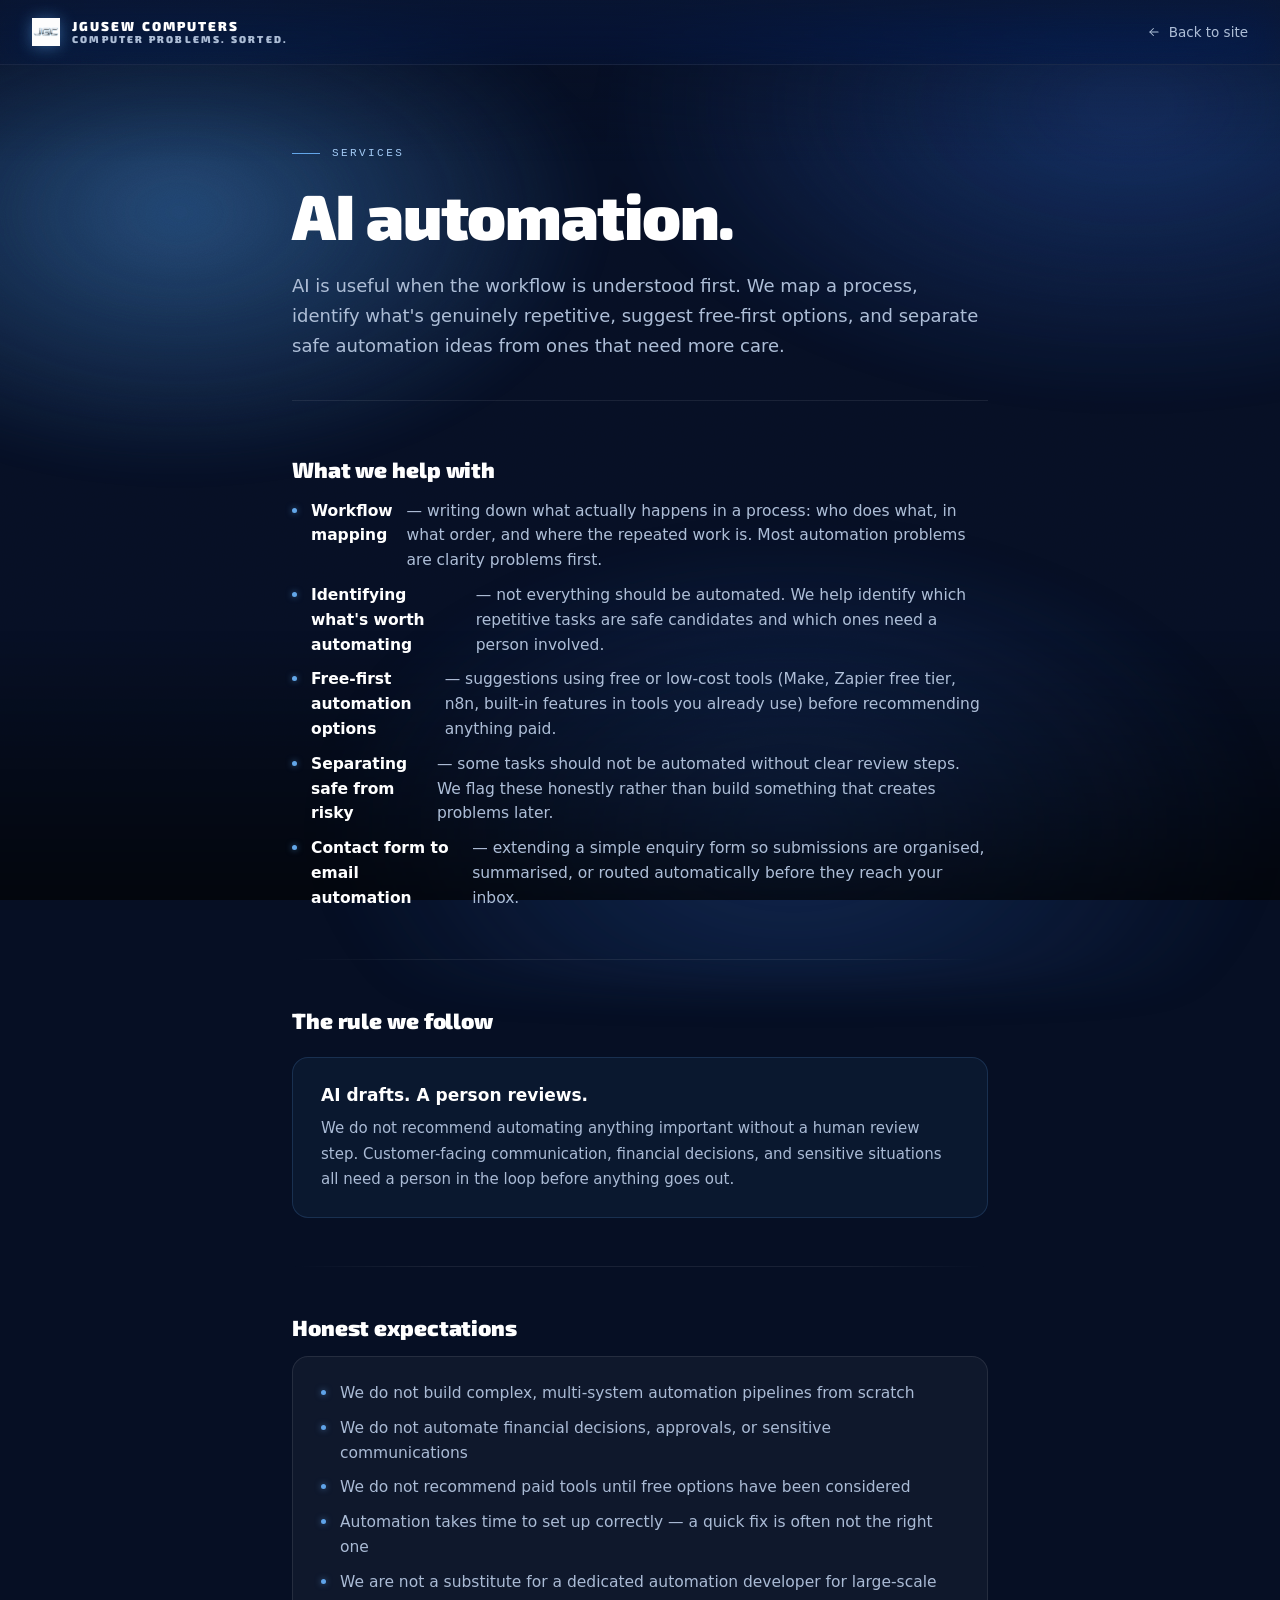
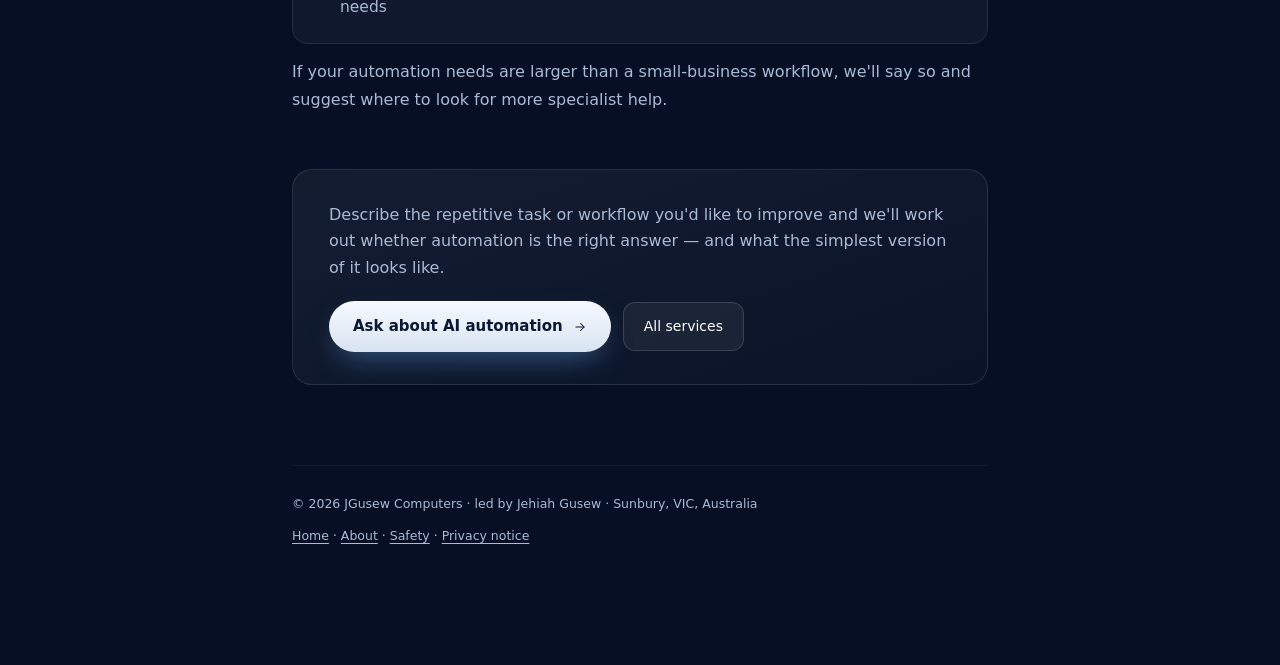
<file: services/ai-automation.html>
<!DOCTYPE html>
<html lang="en" data-theme="dark">
<head>
  <meta charset="utf-8">
  <meta name="viewport" content="width=device-width, initial-scale=1">
  <title>AI Automation — JGusew Computers</title>
  <meta name="description" content="Practical AI automation for small businesses. Map a workflow, identify repetitive tasks, and find free-first options — without automating anything that needs human judgement.">
  <link rel="canonical" href="https://jgusewcomputers.com/services/ai-automation">
  <link rel="icon" href="../assets/logos/monogram-flat-navy.png">

  <!-- Open Graph / Twitter -->
  <meta property="og:type" content="website">
  <meta property="og:url" content="https://jgusewcomputers.com/services/ai-automation">
  <meta property="og:site_name" content="JGusew Computers">
  <meta property="og:locale" content="en_AU">
  <meta property="og:title" content="AI Automation — JGusew Computers">
  <meta property="og:description" content="Practical AI automation for small businesses. Map a workflow, identify what's worth automating, find free-first options.">
  <meta property="og:image" content="https://jgusewcomputers.com/assets/logos/horizontal-lockup-light.png">
  <meta name="twitter:card" content="summary_large_image">
  <meta name="twitter:title" content="AI Automation — JGusew Computers">
  <meta name="twitter:description" content="Practical AI automation for small businesses. Map a workflow, identify what's worth automating, find free-first options.">
  <meta name="twitter:image" content="https://jgusewcomputers.com/assets/logos/horizontal-lockup-light.png">
  <link rel="stylesheet" href="../colors_and_type.css?v=20260612b">
  <link rel="stylesheet" href="../premium.css?v=20260612b">
  <style>
    .doc-nav { position: sticky; top: 0; z-index: 50; backdrop-filter: blur(18px) saturate(160%); -webkit-backdrop-filter: blur(18px) saturate(160%); background: linear-gradient(180deg, rgba(10,23,51,0.65), rgba(10,23,51,0.35)); border-bottom: 1px solid rgba(255,255,255,0.06); }
    .doc-nav .inner { max-width: 1320px; margin: 0 auto; padding: 18px 32px; display: flex; align-items: center; justify-content: space-between; gap: 24px; }
    .doc-nav .brand { display: flex; align-items: center; gap: 12px; text-decoration: none; }
    .doc-nav .brand img { height: 28px; filter: drop-shadow(0 1px 8px rgba(95,163,232,0.45)); }
    .doc-nav .brand .txt { display: flex; flex-direction: column; line-height: 1.05; }
    .doc-nav .brand .name { font-family: var(--jgc-font-display); font-size: 13px; font-weight: 700; letter-spacing: 0.16em; color: #fff; }
    .doc-nav .brand .tag { font-family: var(--jgc-font-display); font-size: 10px; letter-spacing: 0.22em; color: var(--jgc-fg-on-navy-2); text-transform: uppercase; }
    .doc-nav .back { font-size: 13.5px; color: var(--jgc-fg-on-navy-2); text-decoration: none; display: flex; align-items: center; gap: 8px; transition: color 200ms; }
    .doc-nav .back:hover { color: #fff; text-decoration: none; }
    .doc-wrap { max-width: 760px; margin: 0 auto; padding: 80px 32px 120px; position: relative; z-index: 2; }
    .doc-eyebrow { font-family: var(--jgc-font-mono); font-size: 11px; letter-spacing: 0.22em; text-transform: uppercase; color: var(--jgc-glow-300); margin-bottom: 20px; display: flex; align-items: center; gap: 12px; }
    .doc-eyebrow::before { content: ""; width: 28px; height: 1px; background: var(--jgc-glow-400); }
    .doc-wrap h1 { font-family: var(--jgc-font-display); font-size: clamp(40px, 6vw, 64px); font-weight: 700; line-height: 1.02; letter-spacing: -0.02em; color: #fff; margin: 0 0 24px; }
    .doc-intro { font-size: 18px; line-height: 1.65; color: var(--jgc-fg-on-navy-2); margin-bottom: 56px; padding-bottom: 40px; border-bottom: 1px solid rgba(255,255,255,0.08); }
    .doc-section { margin-bottom: 48px; }
    .doc-section h2 { font-family: var(--jgc-font-display); font-size: 22px; font-weight: 600; color: #fff; margin: 0 0 16px; letter-spacing: -0.005em; }
    .doc-section p { font-size: 16px; line-height: 1.7; color: var(--jgc-fg-on-navy-2); margin: 0 0 14px; }
    .doc-section ul { margin: 0 0 14px; padding-left: 0; list-style: none; display: flex; flex-direction: column; gap: 10px; }
    .doc-section ul li { font-size: 15.5px; line-height: 1.6; color: var(--jgc-fg-on-navy-2); display: flex; gap: 14px; align-items: flex-start; }
    .doc-section ul li::before { content: ""; flex-shrink: 0; margin-top: 9px; width: 5px; height: 5px; border-radius: 50%; background: var(--jgc-glow-400); box-shadow: 0 0 6px rgba(95,163,232,0.6); }
    .notice-box { padding: 24px 28px; border-radius: 16px; background: rgba(255,255,255,0.04); border: 1px solid rgba(255,255,255,0.09); margin-bottom: 14px; }
    .notice-box ul { margin: 0; }
    .pillar-box { padding: 24px 28px; border-radius: 16px; background: rgba(95,163,232,0.06); border: 1px solid rgba(95,163,232,0.18); margin: 24px 0; }
    .pillar-box p { font-size: 15px; color: var(--jgc-fg-on-navy-2); margin: 0; }
    .pillar-box strong { color: #fff; font-size: 17px; display: block; margin-bottom: 8px; }
    .doc-divider { height: 1px; background: linear-gradient(to right, transparent, rgba(255,255,255,0.08) 20%, rgba(255,255,255,0.08) 80%, transparent); margin: 48px 0; }
    .doc-cta { margin-top: 56px; padding: 32px 36px; border-radius: 20px; background: linear-gradient(160deg, rgba(255,255,255,0.06), rgba(255,255,255,0.02)); border: 1px solid rgba(255,255,255,0.10); }
    .doc-cta p { font-size: 16px; line-height: 1.65; color: var(--jgc-fg-on-navy-2); margin: 0 0 20px; }
    .cta-row { display: flex; gap: 12px; flex-wrap: wrap; align-items: center; }
    .cta-row a.btn-primary { display: inline-flex; align-items: center; gap: 10px; font-size: 15px; font-weight: 600; padding: 14px 24px; border-radius: 999px; background: linear-gradient(180deg, #f6f9ff 0%, #d9e4f1 100%); color: var(--jgc-navy-900); text-decoration: none; box-shadow: 0 12px 30px -10px rgba(95,163,232,0.55); transition: transform 240ms var(--jgc-ease-out), box-shadow 240ms; }
    .cta-row a.btn-primary:hover { transform: translateY(-1px); box-shadow: 0 18px 38px -10px rgba(95,163,232,0.7); text-decoration: none; }
    .cta-row a.btn-glass { display: inline-flex; align-items: center; gap: 8px; font-size: 14px; font-weight: 500; padding: 13px 20px; border-radius: 12px; background: rgba(255,255,255,0.06); color: #fff; text-decoration: none; border: 1px solid rgba(255,255,255,0.14); transition: background 200ms; }
    .cta-row a.btn-glass:hover { background: rgba(255,255,255,0.10); text-decoration: none; }
    .doc-foot { margin-top: 80px; padding-top: 28px; border-top: 1px solid rgba(255,255,255,0.06); font-size: 12.5px; color: var(--jgc-fg-on-navy-2); display: flex; justify-content: space-between; flex-wrap: wrap; gap: 12px; }
    .doc-foot a { color: var(--jgc-fg-on-navy-2); text-decoration: underline; text-underline-offset: 3px; }
    .doc-foot a:hover { color: #fff; }
    @media (max-width: 640px) { .doc-wrap { padding: 48px 24px 80px; } .doc-nav .inner { padding: 16px 24px; } }
  </style>
</head>
<body>
  <div class="mesh"></div>
  <div class="vignette"></div>
  <div class="grain"></div>

  <nav class="doc-nav">
    <div class="inner">
      <a href="../index.html" class="brand">
        <img src="../assets/logos/monogram-light.webp" alt="JGC monogram" />
        <div class="txt">
          <span class="name">JGUSEW COMPUTERS</span>
          <span class="tag">Computer problems. Sorted.</span>
        </div>
      </a>
      <a href="../index.html" class="back">
        <svg aria-hidden="true" focusable="false" width="14" height="14" viewBox="0 0 24 24" fill="none" stroke="currentColor" stroke-width="1.75" stroke-linecap="round" stroke-linejoin="round"><path d="M19 12H5"/><path d="M11 18l-6-6 6-6"/></svg>
        Back to site
      </a>
    </div>
  </nav>

  <main>
    <div class="doc-wrap">

      <div class="doc-eyebrow">Services</div>
      <h1>AI automation.</h1>
      <p class="doc-intro">
        AI is useful when the workflow is understood first. We map a process, identify what's
        genuinely repetitive, suggest free-first options, and separate safe automation ideas
        from ones that need more care.
      </p>

      <div class="doc-section">
        <h2>What we help with</h2>
        <ul>
          <li><strong style="color:#fff;">Workflow mapping</strong> — writing down what actually happens in a process: who does what, in what order, and where the repeated work is. Most automation problems are clarity problems first.</li>
          <li><strong style="color:#fff;">Identifying what's worth automating</strong> — not everything should be automated. We help identify which repetitive tasks are safe candidates and which ones need a person involved.</li>
          <li><strong style="color:#fff;">Free-first automation options</strong> — suggestions using free or low-cost tools (Make, Zapier free tier, n8n, built-in features in tools you already use) before recommending anything paid.</li>
          <li><strong style="color:#fff;">Separating safe from risky</strong> — some tasks should not be automated without clear review steps. We flag these honestly rather than build something that creates problems later.</li>
          <li><strong style="color:#fff;">Contact form to email automation</strong> — extending a simple enquiry form so submissions are organised, summarised, or routed automatically before they reach your inbox.</li>
        </ul>
      </div>

      <div class="doc-divider"></div>

      <div class="doc-section">
        <h2>The rule we follow</h2>
        <div class="pillar-box">
          <strong>AI drafts. A person reviews.</strong>
          <p>We do not recommend automating anything important without a human review step. Customer-facing communication, financial decisions, and sensitive situations all need a person in the loop before anything goes out.</p>
        </div>
      </div>

      <div class="doc-divider"></div>

      <div class="doc-section">
        <h2>Honest expectations</h2>
        <div class="notice-box">
          <ul>
            <li>We do not build complex, multi-system automation pipelines from scratch</li>
            <li>We do not automate financial decisions, approvals, or sensitive communications</li>
            <li>We do not recommend paid tools until free options have been considered</li>
            <li>Automation takes time to set up correctly — a quick fix is often not the right one</li>
            <li>We are not a substitute for a dedicated automation developer for large-scale needs</li>
          </ul>
        </div>
        <p>If your automation needs are larger than a small-business workflow, we'll say so and suggest where to look for more specialist help.</p>
      </div>

      <div class="doc-cta">
        <p>Describe the repetitive task or workflow you'd like to improve and we'll work out whether automation is the right answer — and what the simplest version of it looks like.</p>
        <div class="cta-row">
          <a href="../index.html#contact" class="btn-primary">
            Ask about AI automation
            <svg aria-hidden="true" focusable="false" width="14" height="14" viewBox="0 0 24 24" fill="none" stroke="currentColor" stroke-width="1.75" stroke-linecap="round" stroke-linejoin="round"><path d="M5 12h14"/><path d="M13 6l6 6-6 6"/></svg>
          </a>
          <a href="../index.html#services" class="btn-glass">All services</a>
        </div>
      </div>

      <div class="doc-foot">
        <span>© 2026 JGusew Computers · led by Jehiah Gusew · Sunbury, VIC, Australia</span>
        <span>
          <a href="../index.html">Home</a> ·
          <a href="../about.html">About</a> ·
          <a href="../safety.html">Safety</a> ·
          <a href="../privacy.html">Privacy notice</a>
        </span>
      </div>

    </div>
  </main>
</body>
</html>
</file>
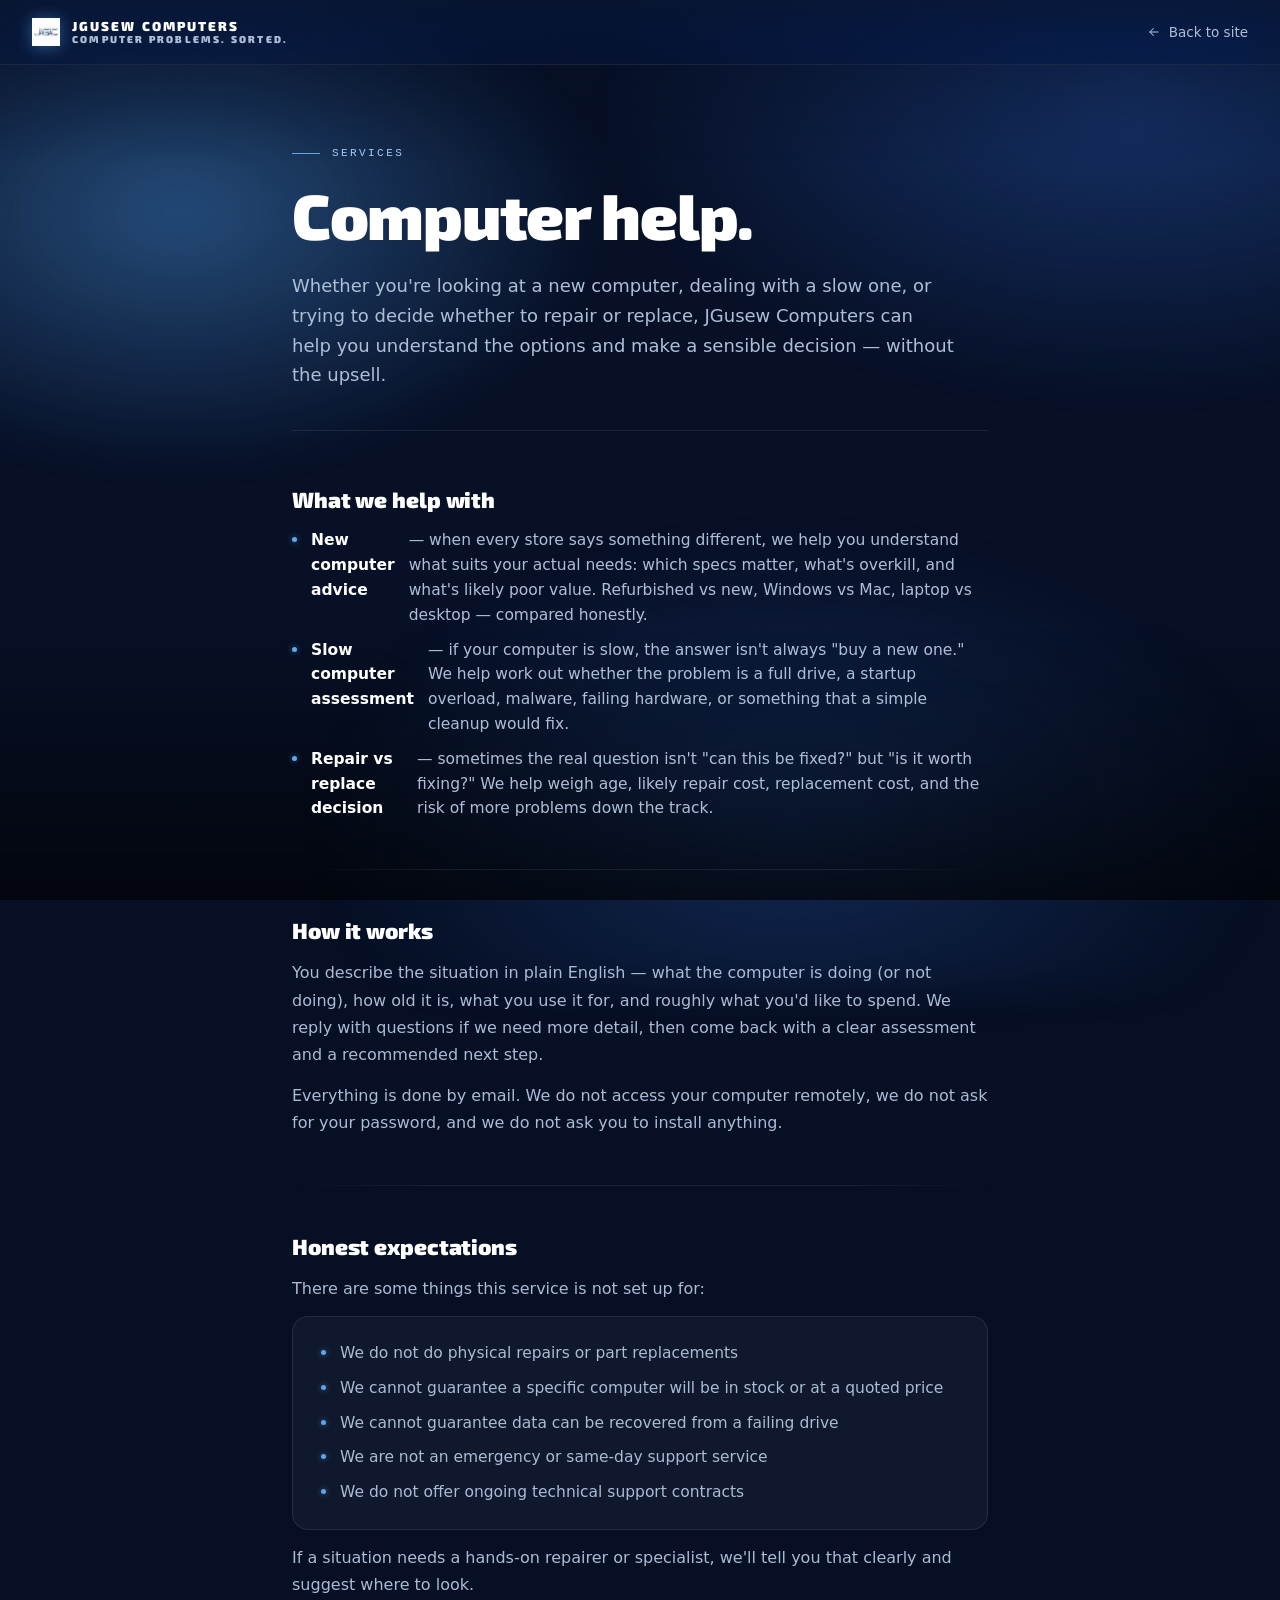
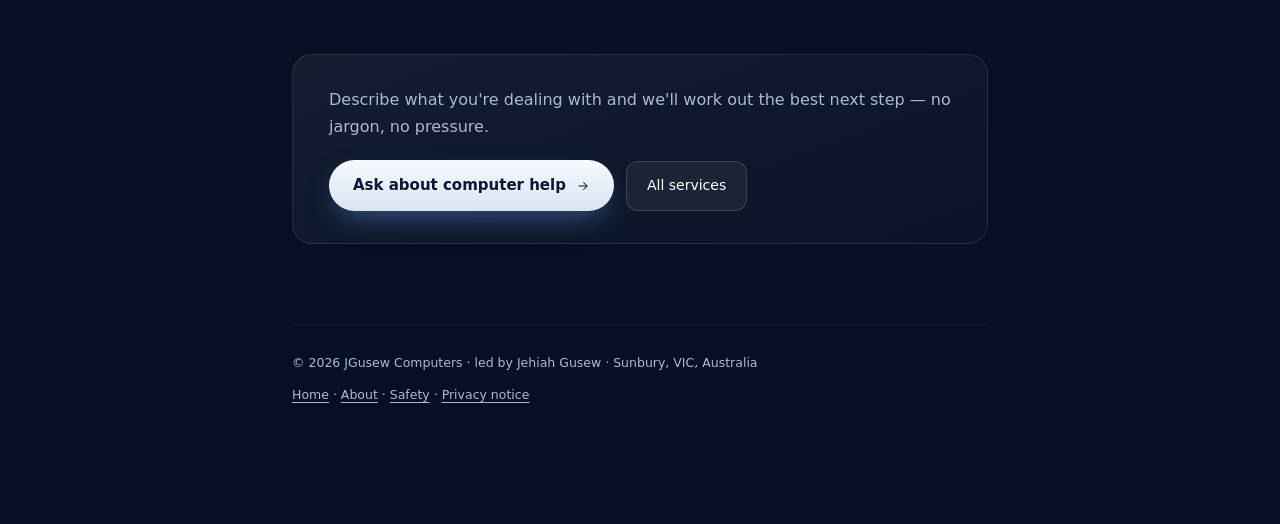
<file: services/computer-help.html>
<!DOCTYPE html>
<html lang="en" data-theme="dark">
<head>
  <meta charset="utf-8">
  <meta name="viewport" content="width=device-width, initial-scale=1">
  <title>Computer Help — JGusew Computers</title>
  <meta name="description" content="New computer advice, slow computer assessment, and repair vs replace decisions. Practical, plain-English computer help from JGusew Computers.">
  <link rel="canonical" href="https://jgusewcomputers.com/services/computer-help">
  <link rel="icon" href="../assets/logos/monogram-flat-navy.png">

  <!-- Open Graph / Twitter -->
  <meta property="og:type" content="website">
  <meta property="og:url" content="https://jgusewcomputers.com/services/computer-help">
  <meta property="og:site_name" content="JGusew Computers">
  <meta property="og:locale" content="en_AU">
  <meta property="og:title" content="Computer Help — JGusew Computers">
  <meta property="og:description" content="New computer advice, slow computer assessment, and repair vs replace decisions. Practical, plain-English help.">
  <meta property="og:image" content="https://jgusewcomputers.com/assets/logos/horizontal-lockup-light.png">
  <meta name="twitter:card" content="summary_large_image">
  <meta name="twitter:title" content="Computer Help — JGusew Computers">
  <meta name="twitter:description" content="New computer advice, slow computer assessment, and repair vs replace decisions. Practical, plain-English help.">
  <meta name="twitter:image" content="https://jgusewcomputers.com/assets/logos/horizontal-lockup-light.png">
  <link rel="stylesheet" href="../colors_and_type.css?v=20260612b">
  <link rel="stylesheet" href="../premium.css?v=20260612b">
  <style>
    .doc-nav {
      position: sticky; top: 0; z-index: 50;
      backdrop-filter: blur(18px) saturate(160%);
      -webkit-backdrop-filter: blur(18px) saturate(160%);
      background: linear-gradient(180deg, rgba(10,23,51,0.65), rgba(10,23,51,0.35));
      border-bottom: 1px solid rgba(255,255,255,0.06);
    }
    .doc-nav .inner {
      max-width: 1320px; margin: 0 auto;
      padding: 18px 32px;
      display: flex; align-items: center; justify-content: space-between; gap: 24px;
    }
    .doc-nav .brand { display: flex; align-items: center; gap: 12px; text-decoration: none; }
    .doc-nav .brand img { height: 28px; filter: drop-shadow(0 1px 8px rgba(95,163,232,0.45)); }
    .doc-nav .brand .txt { display: flex; flex-direction: column; line-height: 1.05; }
    .doc-nav .brand .name { font-family: var(--jgc-font-display); font-size: 13px; font-weight: 700; letter-spacing: 0.16em; color: #fff; }
    .doc-nav .brand .tag { font-family: var(--jgc-font-display); font-size: 10px; letter-spacing: 0.22em; color: var(--jgc-fg-on-navy-2); text-transform: uppercase; }
    .doc-nav .back { font-size: 13.5px; color: var(--jgc-fg-on-navy-2); text-decoration: none; display: flex; align-items: center; gap: 8px; transition: color 200ms; }
    .doc-nav .back:hover { color: #fff; text-decoration: none; }

    .doc-wrap { max-width: 760px; margin: 0 auto; padding: 80px 32px 120px; position: relative; z-index: 2; }

    .doc-eyebrow { font-family: var(--jgc-font-mono); font-size: 11px; letter-spacing: 0.22em; text-transform: uppercase; color: var(--jgc-glow-300); margin-bottom: 20px; display: flex; align-items: center; gap: 12px; }
    .doc-eyebrow::before { content: ""; width: 28px; height: 1px; background: var(--jgc-glow-400); }

    .doc-wrap h1 { font-family: var(--jgc-font-display); font-size: clamp(40px, 6vw, 64px); font-weight: 700; line-height: 1.02; letter-spacing: -0.02em; color: #fff; margin: 0 0 24px; }

    .doc-intro { font-size: 18px; line-height: 1.65; color: var(--jgc-fg-on-navy-2); margin-bottom: 56px; padding-bottom: 40px; border-bottom: 1px solid rgba(255,255,255,0.08); }

    .doc-section { margin-bottom: 48px; }
    .doc-section h2 { font-family: var(--jgc-font-display); font-size: 22px; font-weight: 600; color: #fff; margin: 0 0 16px; letter-spacing: -0.005em; }
    .doc-section p { font-size: 16px; line-height: 1.7; color: var(--jgc-fg-on-navy-2); margin: 0 0 14px; }
    .doc-section ul { margin: 0 0 14px; padding-left: 0; list-style: none; display: flex; flex-direction: column; gap: 10px; }
    .doc-section ul li { font-size: 15.5px; line-height: 1.6; color: var(--jgc-fg-on-navy-2); display: flex; gap: 14px; align-items: flex-start; }
    .doc-section ul li::before { content: ""; flex-shrink: 0; margin-top: 9px; width: 5px; height: 5px; border-radius: 50%; background: var(--jgc-glow-400); box-shadow: 0 0 6px rgba(95,163,232,0.6); }

    .notice-box { padding: 24px 28px; border-radius: 16px; background: rgba(255,255,255,0.04); border: 1px solid rgba(255,255,255,0.09); margin-bottom: 14px; }
    .notice-box ul { margin: 0; }

    .doc-divider { height: 1px; background: linear-gradient(to right, transparent, rgba(255,255,255,0.08) 20%, rgba(255,255,255,0.08) 80%, transparent); margin: 48px 0; }

    .doc-cta { margin-top: 56px; padding: 32px 36px; border-radius: 20px; background: linear-gradient(160deg, rgba(255,255,255,0.06), rgba(255,255,255,0.02)); border: 1px solid rgba(255,255,255,0.10); }
    .doc-cta p { font-size: 16px; line-height: 1.65; color: var(--jgc-fg-on-navy-2); margin: 0 0 20px; }
    .cta-row { display: flex; gap: 12px; flex-wrap: wrap; align-items: center; }
    .cta-row a.btn-primary { display: inline-flex; align-items: center; gap: 10px; font-size: 15px; font-weight: 600; padding: 14px 24px; border-radius: 999px; background: linear-gradient(180deg, #f6f9ff 0%, #d9e4f1 100%); color: var(--jgc-navy-900); text-decoration: none; box-shadow: 0 12px 30px -10px rgba(95,163,232,0.55); transition: transform 240ms var(--jgc-ease-out), box-shadow 240ms; }
    .cta-row a.btn-primary:hover { transform: translateY(-1px); box-shadow: 0 18px 38px -10px rgba(95,163,232,0.7); text-decoration: none; }
    .cta-row a.btn-glass { display: inline-flex; align-items: center; gap: 8px; font-size: 14px; font-weight: 500; padding: 13px 20px; border-radius: 12px; background: rgba(255,255,255,0.06); color: #fff; text-decoration: none; border: 1px solid rgba(255,255,255,0.14); transition: background 200ms; }
    .cta-row a.btn-glass:hover { background: rgba(255,255,255,0.10); text-decoration: none; }

    .doc-foot { margin-top: 80px; padding-top: 28px; border-top: 1px solid rgba(255,255,255,0.06); font-size: 12.5px; color: var(--jgc-fg-on-navy-2); display: flex; justify-content: space-between; flex-wrap: wrap; gap: 12px; }
    .doc-foot a { color: var(--jgc-fg-on-navy-2); text-decoration: underline; text-underline-offset: 3px; }
    .doc-foot a:hover { color: #fff; }

    @media (max-width: 640px) { .doc-wrap { padding: 48px 24px 80px; } .doc-nav .inner { padding: 16px 24px; } }
  </style>
</head>
<body>
  <div class="mesh"></div>
  <div class="vignette"></div>
  <div class="grain"></div>

  <nav class="doc-nav">
    <div class="inner">
      <a href="../index.html" class="brand">
        <img src="../assets/logos/monogram-light.webp" alt="JGC monogram" />
        <div class="txt">
          <span class="name">JGUSEW COMPUTERS</span>
          <span class="tag">Computer problems. Sorted.</span>
        </div>
      </a>
      <a href="../index.html" class="back">
        <svg aria-hidden="true" focusable="false" width="14" height="14" viewBox="0 0 24 24" fill="none" stroke="currentColor" stroke-width="1.75" stroke-linecap="round" stroke-linejoin="round"><path d="M19 12H5"/><path d="M11 18l-6-6 6-6"/></svg>
        Back to site
      </a>
    </div>
  </nav>

  <main>
    <div class="doc-wrap">

      <div class="doc-eyebrow">Services</div>
      <h1>Computer help.</h1>
      <p class="doc-intro">
        Whether you're looking at a new computer, dealing with a slow one, or trying to decide
        whether to repair or replace, JGusew Computers can help you understand the options and
        make a sensible decision — without the upsell.
      </p>

      <div class="doc-section">
        <h2>What we help with</h2>
        <ul>
          <li><strong style="color:#fff;">New computer advice</strong> — when every store says something different, we help you understand what suits your actual needs: which specs matter, what's overkill, and what's likely poor value. Refurbished vs new, Windows vs Mac, laptop vs desktop — compared honestly.</li>
          <li><strong style="color:#fff;">Slow computer assessment</strong> — if your computer is slow, the answer isn't always "buy a new one." We help work out whether the problem is a full drive, a startup overload, malware, failing hardware, or something that a simple cleanup would fix.</li>
          <li><strong style="color:#fff;">Repair vs replace decision</strong> — sometimes the real question isn't "can this be fixed?" but "is it worth fixing?" We help weigh age, likely repair cost, replacement cost, and the risk of more problems down the track.</li>
        </ul>
      </div>

      <div class="doc-divider"></div>

      <div class="doc-section">
        <h2>How it works</h2>
        <p>You describe the situation in plain English — what the computer is doing (or not doing), how old it is, what you use it for, and roughly what you'd like to spend. We reply with questions if we need more detail, then come back with a clear assessment and a recommended next step.</p>
        <p>Everything is done by email. We do not access your computer remotely, we do not ask for your password, and we do not ask you to install anything.</p>
      </div>

      <div class="doc-divider"></div>

      <div class="doc-section">
        <h2>Honest expectations</h2>
        <p>There are some things this service is not set up for:</p>
        <div class="notice-box">
          <ul>
            <li>We do not do physical repairs or part replacements</li>
            <li>We cannot guarantee a specific computer will be in stock or at a quoted price</li>
            <li>We cannot guarantee data can be recovered from a failing drive</li>
            <li>We are not an emergency or same-day support service</li>
            <li>We do not offer ongoing technical support contracts</li>
          </ul>
        </div>
        <p>If a situation needs a hands-on repairer or specialist, we'll tell you that clearly and suggest where to look.</p>
      </div>

      <div class="doc-cta">
        <p>Describe what you're dealing with and we'll work out the best next step — no jargon, no pressure.</p>
        <div class="cta-row">
          <a href="../index.html#contact" class="btn-primary">
            Ask about computer help
            <svg aria-hidden="true" focusable="false" width="14" height="14" viewBox="0 0 24 24" fill="none" stroke="currentColor" stroke-width="1.75" stroke-linecap="round" stroke-linejoin="round"><path d="M5 12h14"/><path d="M13 6l6 6-6 6"/></svg>
          </a>
          <a href="../index.html#services" class="btn-glass">All services</a>
        </div>
      </div>

      <div class="doc-foot">
        <span>© 2026 JGusew Computers · led by Jehiah Gusew · Sunbury, VIC, Australia</span>
        <span>
          <a href="../index.html">Home</a> ·
          <a href="../about.html">About</a> ·
          <a href="../safety.html">Safety</a> ·
          <a href="../privacy.html">Privacy notice</a>
        </span>
      </div>

    </div>
  </main>
</body>
</html>
</file>
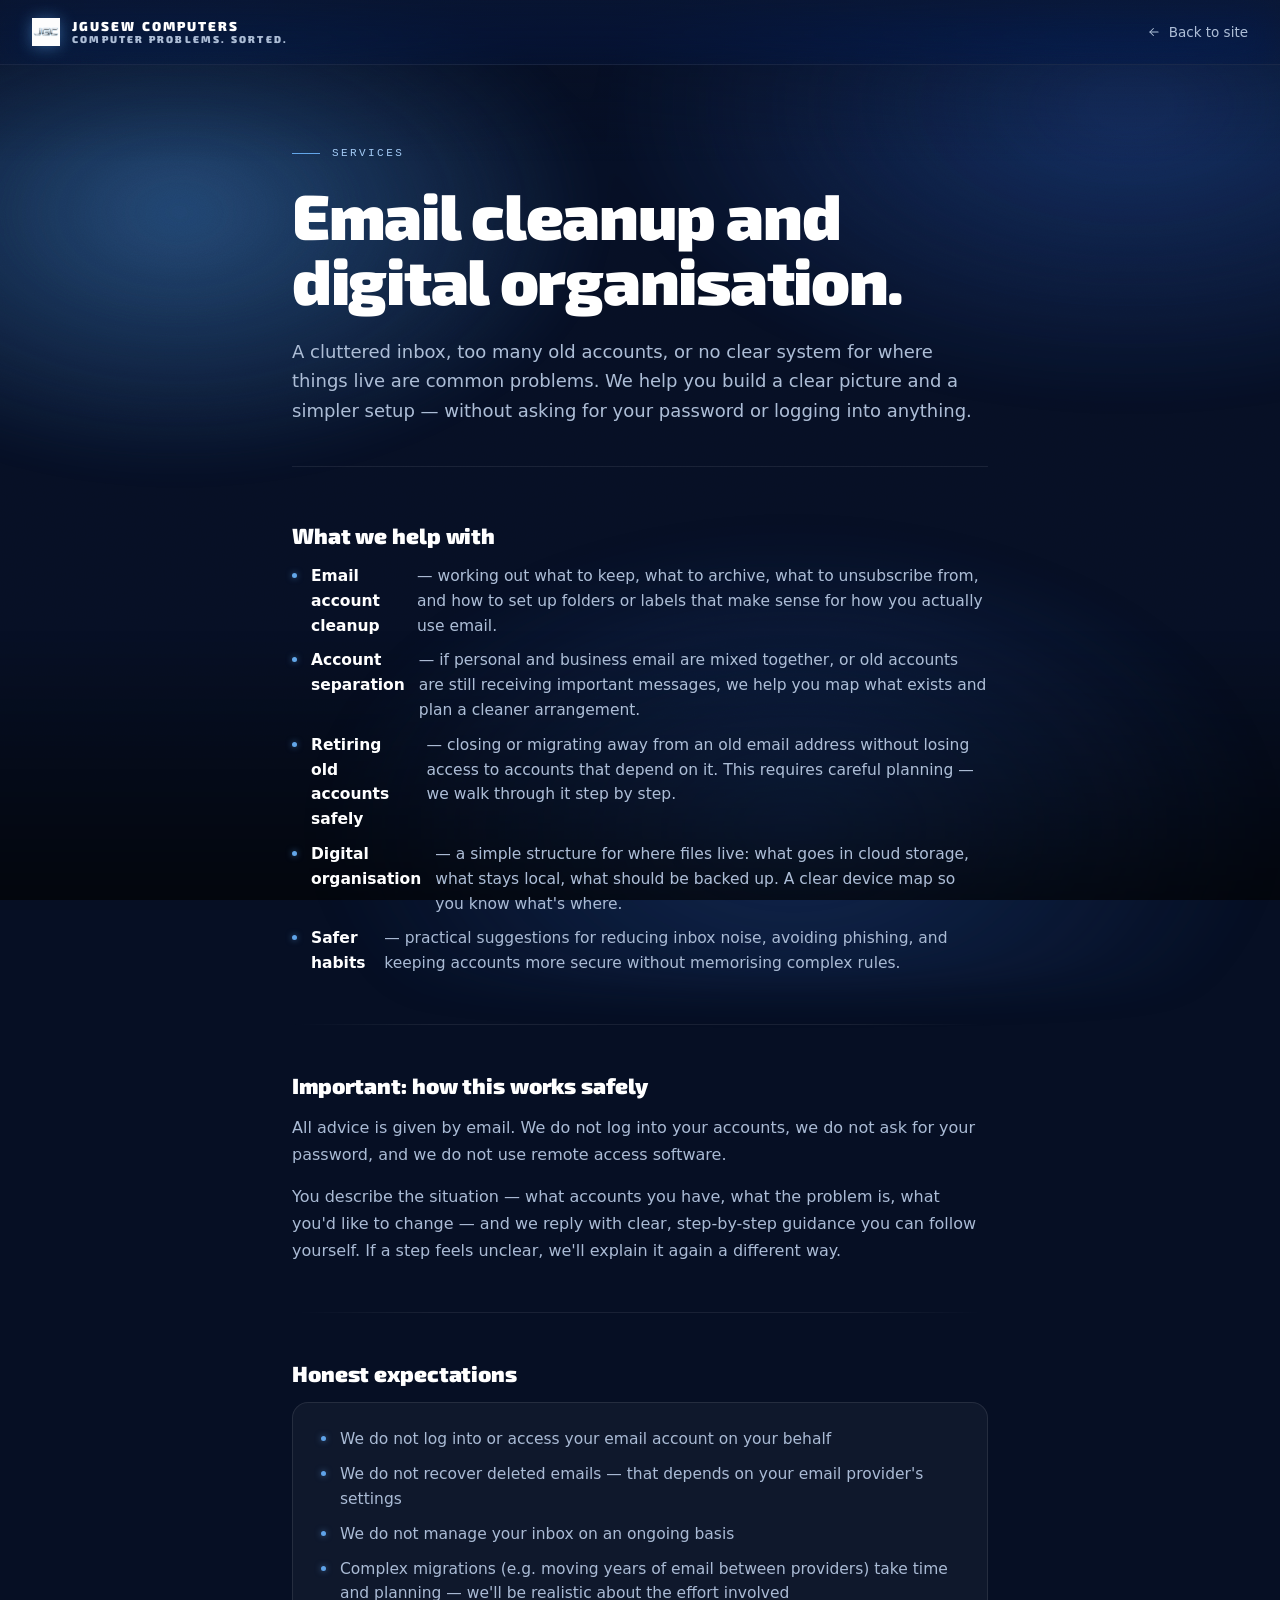
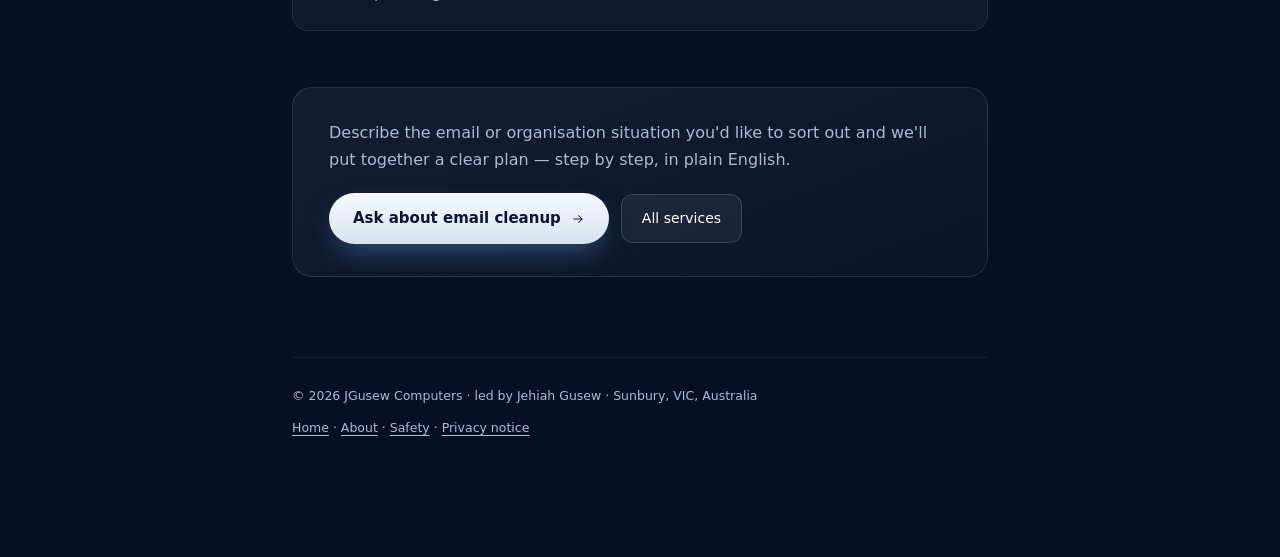
<file: services/email-account-cleanup.html>
<!DOCTYPE html>
<html lang="en" data-theme="dark">
<head>
  <meta charset="utf-8">
  <meta name="viewport" content="width=device-width, initial-scale=1">
  <title>Email Cleanup and Organisation — JGusew Computers</title>
  <meta name="description" content="Email account cleanup, inbox organisation, account separation, and safer digital habits. Advice by email — we never ask for your password or access your accounts.">
  <link rel="canonical" href="https://jgusewcomputers.com/services/email-account-cleanup">
  <link rel="icon" href="../assets/logos/monogram-flat-navy.png">

  <!-- Open Graph / Twitter -->
  <meta property="og:type" content="website">
  <meta property="og:url" content="https://jgusewcomputers.com/services/email-account-cleanup">
  <meta property="og:site_name" content="JGusew Computers">
  <meta property="og:locale" content="en_AU">
  <meta property="og:title" content="Email Cleanup and Organisation — JGusew Computers">
  <meta property="og:description" content="Email account cleanup, inbox organisation, account separation, and safer digital habits. We never ask for your password.">
  <meta property="og:image" content="https://jgusewcomputers.com/assets/logos/horizontal-lockup-light.png">
  <meta name="twitter:card" content="summary_large_image">
  <meta name="twitter:title" content="Email Cleanup and Organisation — JGusew Computers">
  <meta name="twitter:description" content="Email account cleanup, inbox organisation, account separation, and safer digital habits. We never ask for your password.">
  <meta name="twitter:image" content="https://jgusewcomputers.com/assets/logos/horizontal-lockup-light.png">
  <link rel="stylesheet" href="../colors_and_type.css?v=20260612b">
  <link rel="stylesheet" href="../premium.css?v=20260612b">
  <style>
    .doc-nav { position: sticky; top: 0; z-index: 50; backdrop-filter: blur(18px) saturate(160%); -webkit-backdrop-filter: blur(18px) saturate(160%); background: linear-gradient(180deg, rgba(10,23,51,0.65), rgba(10,23,51,0.35)); border-bottom: 1px solid rgba(255,255,255,0.06); }
    .doc-nav .inner { max-width: 1320px; margin: 0 auto; padding: 18px 32px; display: flex; align-items: center; justify-content: space-between; gap: 24px; }
    .doc-nav .brand { display: flex; align-items: center; gap: 12px; text-decoration: none; }
    .doc-nav .brand img { height: 28px; filter: drop-shadow(0 1px 8px rgba(95,163,232,0.45)); }
    .doc-nav .brand .txt { display: flex; flex-direction: column; line-height: 1.05; }
    .doc-nav .brand .name { font-family: var(--jgc-font-display); font-size: 13px; font-weight: 700; letter-spacing: 0.16em; color: #fff; }
    .doc-nav .brand .tag { font-family: var(--jgc-font-display); font-size: 10px; letter-spacing: 0.22em; color: var(--jgc-fg-on-navy-2); text-transform: uppercase; }
    .doc-nav .back { font-size: 13.5px; color: var(--jgc-fg-on-navy-2); text-decoration: none; display: flex; align-items: center; gap: 8px; transition: color 200ms; }
    .doc-nav .back:hover { color: #fff; text-decoration: none; }
    .doc-wrap { max-width: 760px; margin: 0 auto; padding: 80px 32px 120px; position: relative; z-index: 2; }
    .doc-eyebrow { font-family: var(--jgc-font-mono); font-size: 11px; letter-spacing: 0.22em; text-transform: uppercase; color: var(--jgc-glow-300); margin-bottom: 20px; display: flex; align-items: center; gap: 12px; }
    .doc-eyebrow::before { content: ""; width: 28px; height: 1px; background: var(--jgc-glow-400); }
    .doc-wrap h1 { font-family: var(--jgc-font-display); font-size: clamp(40px, 6vw, 64px); font-weight: 700; line-height: 1.02; letter-spacing: -0.02em; color: #fff; margin: 0 0 24px; }
    .doc-intro { font-size: 18px; line-height: 1.65; color: var(--jgc-fg-on-navy-2); margin-bottom: 56px; padding-bottom: 40px; border-bottom: 1px solid rgba(255,255,255,0.08); }
    .doc-section { margin-bottom: 48px; }
    .doc-section h2 { font-family: var(--jgc-font-display); font-size: 22px; font-weight: 600; color: #fff; margin: 0 0 16px; letter-spacing: -0.005em; }
    .doc-section p { font-size: 16px; line-height: 1.7; color: var(--jgc-fg-on-navy-2); margin: 0 0 14px; }
    .doc-section ul { margin: 0 0 14px; padding-left: 0; list-style: none; display: flex; flex-direction: column; gap: 10px; }
    .doc-section ul li { font-size: 15.5px; line-height: 1.6; color: var(--jgc-fg-on-navy-2); display: flex; gap: 14px; align-items: flex-start; }
    .doc-section ul li::before { content: ""; flex-shrink: 0; margin-top: 9px; width: 5px; height: 5px; border-radius: 50%; background: var(--jgc-glow-400); box-shadow: 0 0 6px rgba(95,163,232,0.6); }
    .notice-box { padding: 24px 28px; border-radius: 16px; background: rgba(255,255,255,0.04); border: 1px solid rgba(255,255,255,0.09); margin-bottom: 14px; }
    .notice-box ul { margin: 0; }
    .doc-divider { height: 1px; background: linear-gradient(to right, transparent, rgba(255,255,255,0.08) 20%, rgba(255,255,255,0.08) 80%, transparent); margin: 48px 0; }
    .doc-cta { margin-top: 56px; padding: 32px 36px; border-radius: 20px; background: linear-gradient(160deg, rgba(255,255,255,0.06), rgba(255,255,255,0.02)); border: 1px solid rgba(255,255,255,0.10); }
    .doc-cta p { font-size: 16px; line-height: 1.65; color: var(--jgc-fg-on-navy-2); margin: 0 0 20px; }
    .cta-row { display: flex; gap: 12px; flex-wrap: wrap; align-items: center; }
    .cta-row a.btn-primary { display: inline-flex; align-items: center; gap: 10px; font-size: 15px; font-weight: 600; padding: 14px 24px; border-radius: 999px; background: linear-gradient(180deg, #f6f9ff 0%, #d9e4f1 100%); color: var(--jgc-navy-900); text-decoration: none; box-shadow: 0 12px 30px -10px rgba(95,163,232,0.55); transition: transform 240ms var(--jgc-ease-out), box-shadow 240ms; }
    .cta-row a.btn-primary:hover { transform: translateY(-1px); box-shadow: 0 18px 38px -10px rgba(95,163,232,0.7); text-decoration: none; }
    .cta-row a.btn-glass { display: inline-flex; align-items: center; gap: 8px; font-size: 14px; font-weight: 500; padding: 13px 20px; border-radius: 12px; background: rgba(255,255,255,0.06); color: #fff; text-decoration: none; border: 1px solid rgba(255,255,255,0.14); transition: background 200ms; }
    .cta-row a.btn-glass:hover { background: rgba(255,255,255,0.10); text-decoration: none; }
    .doc-foot { margin-top: 80px; padding-top: 28px; border-top: 1px solid rgba(255,255,255,0.06); font-size: 12.5px; color: var(--jgc-fg-on-navy-2); display: flex; justify-content: space-between; flex-wrap: wrap; gap: 12px; }
    .doc-foot a { color: var(--jgc-fg-on-navy-2); text-decoration: underline; text-underline-offset: 3px; }
    .doc-foot a:hover { color: #fff; }
    @media (max-width: 640px) { .doc-wrap { padding: 48px 24px 80px; } .doc-nav .inner { padding: 16px 24px; } }
  </style>
</head>
<body>
  <div class="mesh"></div>
  <div class="vignette"></div>
  <div class="grain"></div>

  <nav class="doc-nav">
    <div class="inner">
      <a href="../index.html" class="brand">
        <img src="../assets/logos/monogram-light.webp" alt="JGC monogram" />
        <div class="txt">
          <span class="name">JGUSEW COMPUTERS</span>
          <span class="tag">Computer problems. Sorted.</span>
        </div>
      </a>
      <a href="../index.html" class="back">
        <svg aria-hidden="true" focusable="false" width="14" height="14" viewBox="0 0 24 24" fill="none" stroke="currentColor" stroke-width="1.75" stroke-linecap="round" stroke-linejoin="round"><path d="M19 12H5"/><path d="M11 18l-6-6 6-6"/></svg>
        Back to site
      </a>
    </div>
  </nav>

  <main>
    <div class="doc-wrap">

      <div class="doc-eyebrow">Services</div>
      <h1>Email cleanup and digital organisation.</h1>
      <p class="doc-intro">
        A cluttered inbox, too many old accounts, or no clear system for where things live
        are common problems. We help you build a clear picture and a simpler setup —
        without asking for your password or logging into anything.
      </p>

      <div class="doc-section">
        <h2>What we help with</h2>
        <ul>
          <li><strong style="color:#fff;">Email account cleanup</strong> — working out what to keep, what to archive, what to unsubscribe from, and how to set up folders or labels that make sense for how you actually use email.</li>
          <li><strong style="color:#fff;">Account separation</strong> — if personal and business email are mixed together, or old accounts are still receiving important messages, we help you map what exists and plan a cleaner arrangement.</li>
          <li><strong style="color:#fff;">Retiring old accounts safely</strong> — closing or migrating away from an old email address without losing access to accounts that depend on it. This requires careful planning — we walk through it step by step.</li>
          <li><strong style="color:#fff;">Digital organisation</strong> — a simple structure for where files live: what goes in cloud storage, what stays local, what should be backed up. A clear device map so you know what's where.</li>
          <li><strong style="color:#fff;">Safer habits</strong> — practical suggestions for reducing inbox noise, avoiding phishing, and keeping accounts more secure without memorising complex rules.</li>
        </ul>
      </div>

      <div class="doc-divider"></div>

      <div class="doc-section">
        <h2>Important: how this works safely</h2>
        <p>All advice is given by email. We do not log into your accounts, we do not ask for your password, and we do not use remote access software.</p>
        <p>You describe the situation — what accounts you have, what the problem is, what you'd like to change — and we reply with clear, step-by-step guidance you can follow yourself. If a step feels unclear, we'll explain it again a different way.</p>
      </div>

      <div class="doc-divider"></div>

      <div class="doc-section">
        <h2>Honest expectations</h2>
        <div class="notice-box">
          <ul>
            <li>We do not log into or access your email account on your behalf</li>
            <li>We do not recover deleted emails — that depends on your email provider's settings</li>
            <li>We do not manage your inbox on an ongoing basis</li>
            <li>Complex migrations (e.g. moving years of email between providers) take time and planning — we'll be realistic about the effort involved</li>
          </ul>
        </div>
      </div>

      <div class="doc-cta">
        <p>Describe the email or organisation situation you'd like to sort out and we'll put together a clear plan — step by step, in plain English.</p>
        <div class="cta-row">
          <a href="../index.html#contact" class="btn-primary">
            Ask about email cleanup
            <svg aria-hidden="true" focusable="false" width="14" height="14" viewBox="0 0 24 24" fill="none" stroke="currentColor" stroke-width="1.75" stroke-linecap="round" stroke-linejoin="round"><path d="M5 12h14"/><path d="M13 6l6 6-6 6"/></svg>
          </a>
          <a href="../index.html#services" class="btn-glass">All services</a>
        </div>
      </div>

      <div class="doc-foot">
        <span>© 2026 JGusew Computers · led by Jehiah Gusew · Sunbury, VIC, Australia</span>
        <span>
          <a href="../index.html">Home</a> ·
          <a href="../about.html">About</a> ·
          <a href="../safety.html">Safety</a> ·
          <a href="../privacy.html">Privacy notice</a>
        </span>
      </div>

    </div>
  </main>
</body>
</html>
</file>
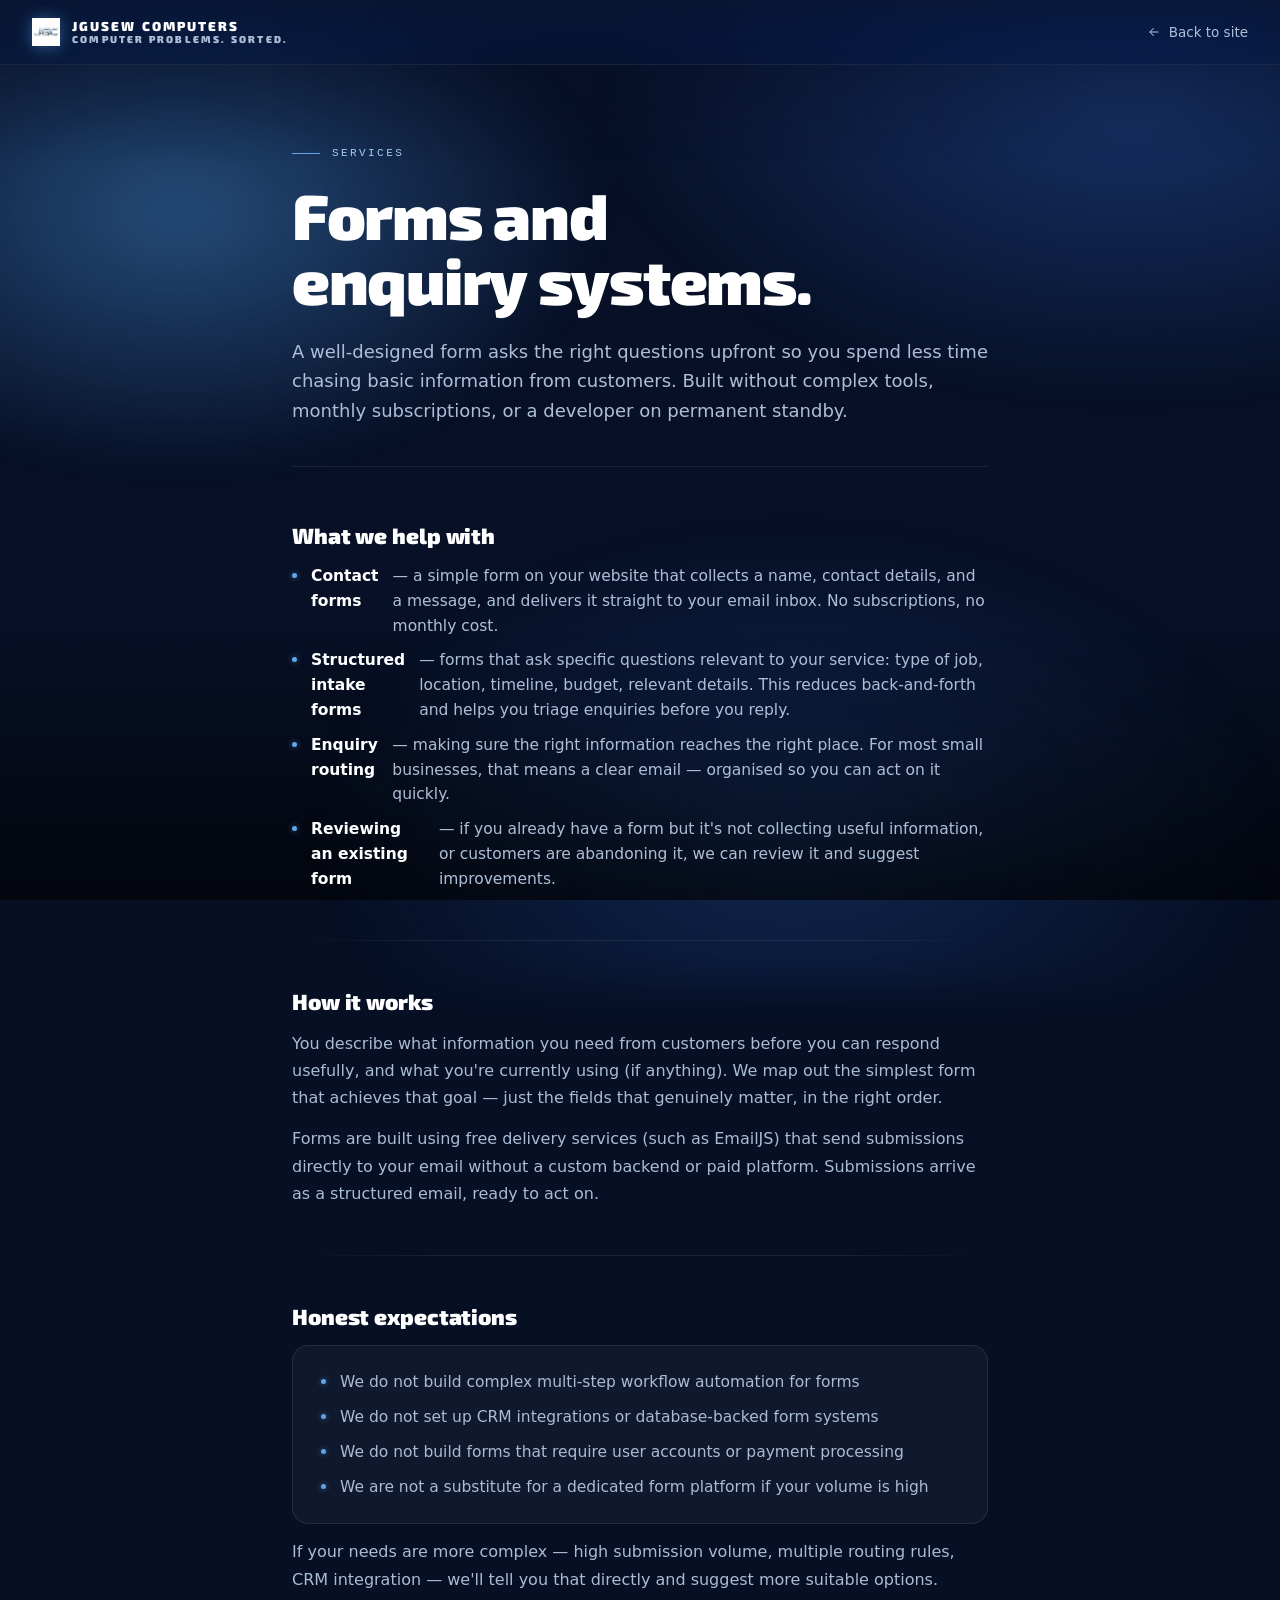
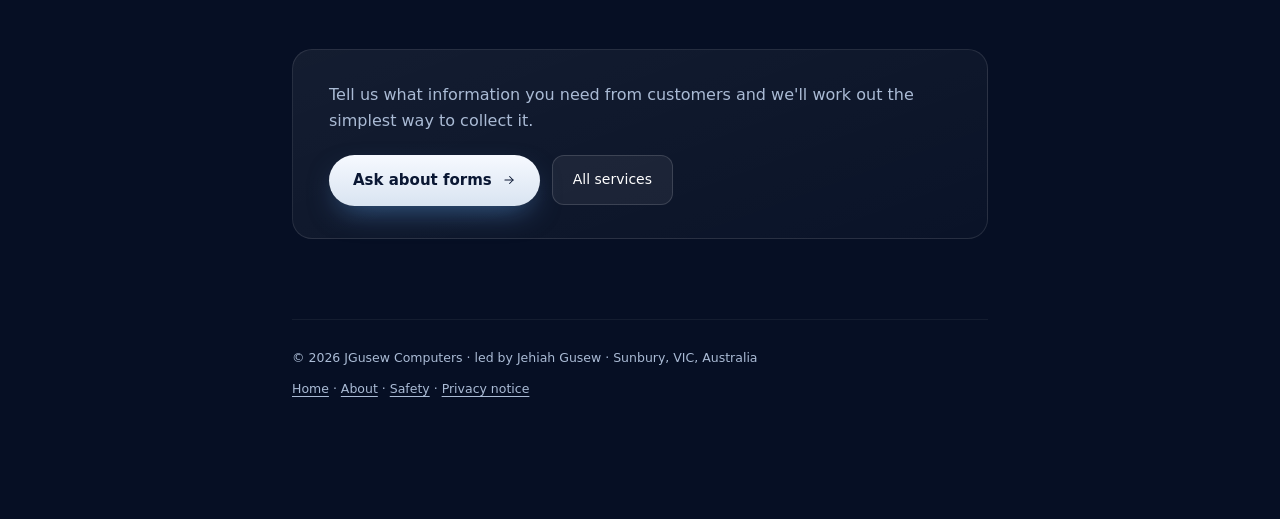
<file: services/forms-enquiry-systems.html>
<!DOCTYPE html>
<html lang="en" data-theme="dark">
<head>
  <meta charset="utf-8">
  <meta name="viewport" content="width=device-width, initial-scale=1">
  <title>Forms and Enquiry Systems — JGusew Computers</title>
  <meta name="description" content="Simple contact forms and structured enquiry systems for small businesses. Collect the right information from customers without complex tools or monthly subscriptions.">
  <link rel="canonical" href="https://jgusewcomputers.com/services/forms-enquiry-systems">
  <link rel="icon" href="../assets/logos/monogram-flat-navy.png">

  <!-- Open Graph / Twitter -->
  <meta property="og:type" content="website">
  <meta property="og:url" content="https://jgusewcomputers.com/services/forms-enquiry-systems">
  <meta property="og:site_name" content="JGusew Computers">
  <meta property="og:locale" content="en_AU">
  <meta property="og:title" content="Forms and Enquiry Systems — JGusew Computers">
  <meta property="og:description" content="Simple contact forms and structured enquiry systems for small businesses — no complex tools or monthly subscriptions.">
  <meta property="og:image" content="https://jgusewcomputers.com/assets/logos/horizontal-lockup-light.png">
  <meta name="twitter:card" content="summary_large_image">
  <meta name="twitter:title" content="Forms and Enquiry Systems — JGusew Computers">
  <meta name="twitter:description" content="Simple contact forms and structured enquiry systems for small businesses — no complex tools or monthly subscriptions.">
  <meta name="twitter:image" content="https://jgusewcomputers.com/assets/logos/horizontal-lockup-light.png">
  <link rel="stylesheet" href="../colors_and_type.css?v=20260612b">
  <link rel="stylesheet" href="../premium.css?v=20260612b">
  <style>
    .doc-nav { position: sticky; top: 0; z-index: 50; backdrop-filter: blur(18px) saturate(160%); -webkit-backdrop-filter: blur(18px) saturate(160%); background: linear-gradient(180deg, rgba(10,23,51,0.65), rgba(10,23,51,0.35)); border-bottom: 1px solid rgba(255,255,255,0.06); }
    .doc-nav .inner { max-width: 1320px; margin: 0 auto; padding: 18px 32px; display: flex; align-items: center; justify-content: space-between; gap: 24px; }
    .doc-nav .brand { display: flex; align-items: center; gap: 12px; text-decoration: none; }
    .doc-nav .brand img { height: 28px; filter: drop-shadow(0 1px 8px rgba(95,163,232,0.45)); }
    .doc-nav .brand .txt { display: flex; flex-direction: column; line-height: 1.05; }
    .doc-nav .brand .name { font-family: var(--jgc-font-display); font-size: 13px; font-weight: 700; letter-spacing: 0.16em; color: #fff; }
    .doc-nav .brand .tag { font-family: var(--jgc-font-display); font-size: 10px; letter-spacing: 0.22em; color: var(--jgc-fg-on-navy-2); text-transform: uppercase; }
    .doc-nav .back { font-size: 13.5px; color: var(--jgc-fg-on-navy-2); text-decoration: none; display: flex; align-items: center; gap: 8px; transition: color 200ms; }
    .doc-nav .back:hover { color: #fff; text-decoration: none; }
    .doc-wrap { max-width: 760px; margin: 0 auto; padding: 80px 32px 120px; position: relative; z-index: 2; }
    .doc-eyebrow { font-family: var(--jgc-font-mono); font-size: 11px; letter-spacing: 0.22em; text-transform: uppercase; color: var(--jgc-glow-300); margin-bottom: 20px; display: flex; align-items: center; gap: 12px; }
    .doc-eyebrow::before { content: ""; width: 28px; height: 1px; background: var(--jgc-glow-400); }
    .doc-wrap h1 { font-family: var(--jgc-font-display); font-size: clamp(40px, 6vw, 64px); font-weight: 700; line-height: 1.02; letter-spacing: -0.02em; color: #fff; margin: 0 0 24px; }
    .doc-intro { font-size: 18px; line-height: 1.65; color: var(--jgc-fg-on-navy-2); margin-bottom: 56px; padding-bottom: 40px; border-bottom: 1px solid rgba(255,255,255,0.08); }
    .doc-section { margin-bottom: 48px; }
    .doc-section h2 { font-family: var(--jgc-font-display); font-size: 22px; font-weight: 600; color: #fff; margin: 0 0 16px; letter-spacing: -0.005em; }
    .doc-section p { font-size: 16px; line-height: 1.7; color: var(--jgc-fg-on-navy-2); margin: 0 0 14px; }
    .doc-section ul { margin: 0 0 14px; padding-left: 0; list-style: none; display: flex; flex-direction: column; gap: 10px; }
    .doc-section ul li { font-size: 15.5px; line-height: 1.6; color: var(--jgc-fg-on-navy-2); display: flex; gap: 14px; align-items: flex-start; }
    .doc-section ul li::before { content: ""; flex-shrink: 0; margin-top: 9px; width: 5px; height: 5px; border-radius: 50%; background: var(--jgc-glow-400); box-shadow: 0 0 6px rgba(95,163,232,0.6); }
    .notice-box { padding: 24px 28px; border-radius: 16px; background: rgba(255,255,255,0.04); border: 1px solid rgba(255,255,255,0.09); margin-bottom: 14px; }
    .notice-box ul { margin: 0; }
    .doc-divider { height: 1px; background: linear-gradient(to right, transparent, rgba(255,255,255,0.08) 20%, rgba(255,255,255,0.08) 80%, transparent); margin: 48px 0; }
    .doc-cta { margin-top: 56px; padding: 32px 36px; border-radius: 20px; background: linear-gradient(160deg, rgba(255,255,255,0.06), rgba(255,255,255,0.02)); border: 1px solid rgba(255,255,255,0.10); }
    .doc-cta p { font-size: 16px; line-height: 1.65; color: var(--jgc-fg-on-navy-2); margin: 0 0 20px; }
    .cta-row { display: flex; gap: 12px; flex-wrap: wrap; align-items: center; }
    .cta-row a.btn-primary { display: inline-flex; align-items: center; gap: 10px; font-size: 15px; font-weight: 600; padding: 14px 24px; border-radius: 999px; background: linear-gradient(180deg, #f6f9ff 0%, #d9e4f1 100%); color: var(--jgc-navy-900); text-decoration: none; box-shadow: 0 12px 30px -10px rgba(95,163,232,0.55); transition: transform 240ms var(--jgc-ease-out), box-shadow 240ms; }
    .cta-row a.btn-primary:hover { transform: translateY(-1px); box-shadow: 0 18px 38px -10px rgba(95,163,232,0.7); text-decoration: none; }
    .cta-row a.btn-glass { display: inline-flex; align-items: center; gap: 8px; font-size: 14px; font-weight: 500; padding: 13px 20px; border-radius: 12px; background: rgba(255,255,255,0.06); color: #fff; text-decoration: none; border: 1px solid rgba(255,255,255,0.14); transition: background 200ms; }
    .cta-row a.btn-glass:hover { background: rgba(255,255,255,0.10); text-decoration: none; }
    .doc-foot { margin-top: 80px; padding-top: 28px; border-top: 1px solid rgba(255,255,255,0.06); font-size: 12.5px; color: var(--jgc-fg-on-navy-2); display: flex; justify-content: space-between; flex-wrap: wrap; gap: 12px; }
    .doc-foot a { color: var(--jgc-fg-on-navy-2); text-decoration: underline; text-underline-offset: 3px; }
    .doc-foot a:hover { color: #fff; }
    @media (max-width: 640px) { .doc-wrap { padding: 48px 24px 80px; } .doc-nav .inner { padding: 16px 24px; } }
  </style>
</head>
<body>
  <div class="mesh"></div>
  <div class="vignette"></div>
  <div class="grain"></div>

  <nav class="doc-nav">
    <div class="inner">
      <a href="../index.html" class="brand">
        <img src="../assets/logos/monogram-light.webp" alt="JGC monogram" />
        <div class="txt">
          <span class="name">JGUSEW COMPUTERS</span>
          <span class="tag">Computer problems. Sorted.</span>
        </div>
      </a>
      <a href="../index.html" class="back">
        <svg aria-hidden="true" focusable="false" width="14" height="14" viewBox="0 0 24 24" fill="none" stroke="currentColor" stroke-width="1.75" stroke-linecap="round" stroke-linejoin="round"><path d="M19 12H5"/><path d="M11 18l-6-6 6-6"/></svg>
        Back to site
      </a>
    </div>
  </nav>

  <main>
    <div class="doc-wrap">

      <div class="doc-eyebrow">Services</div>
      <h1>Forms and enquiry systems.</h1>
      <p class="doc-intro">
        A well-designed form asks the right questions upfront so you spend less time chasing
        basic information from customers. Built without complex tools, monthly subscriptions,
        or a developer on permanent standby.
      </p>

      <div class="doc-section">
        <h2>What we help with</h2>
        <ul>
          <li><strong style="color:#fff;">Contact forms</strong> — a simple form on your website that collects a name, contact details, and a message, and delivers it straight to your email inbox. No subscriptions, no monthly cost.</li>
          <li><strong style="color:#fff;">Structured intake forms</strong> — forms that ask specific questions relevant to your service: type of job, location, timeline, budget, relevant details. This reduces back-and-forth and helps you triage enquiries before you reply.</li>
          <li><strong style="color:#fff;">Enquiry routing</strong> — making sure the right information reaches the right place. For most small businesses, that means a clear email — organised so you can act on it quickly.</li>
          <li><strong style="color:#fff;">Reviewing an existing form</strong> — if you already have a form but it's not collecting useful information, or customers are abandoning it, we can review it and suggest improvements.</li>
        </ul>
      </div>

      <div class="doc-divider"></div>

      <div class="doc-section">
        <h2>How it works</h2>
        <p>You describe what information you need from customers before you can respond usefully, and what you're currently using (if anything). We map out the simplest form that achieves that goal — just the fields that genuinely matter, in the right order.</p>
        <p>Forms are built using free delivery services (such as EmailJS) that send submissions directly to your email without a custom backend or paid platform. Submissions arrive as a structured email, ready to act on.</p>
      </div>

      <div class="doc-divider"></div>

      <div class="doc-section">
        <h2>Honest expectations</h2>
        <div class="notice-box">
          <ul>
            <li>We do not build complex multi-step workflow automation for forms</li>
            <li>We do not set up CRM integrations or database-backed form systems</li>
            <li>We do not build forms that require user accounts or payment processing</li>
            <li>We are not a substitute for a dedicated form platform if your volume is high</li>
          </ul>
        </div>
        <p>If your needs are more complex — high submission volume, multiple routing rules, CRM integration — we'll tell you that directly and suggest more suitable options.</p>
      </div>

      <div class="doc-cta">
        <p>Tell us what information you need from customers and we'll work out the simplest way to collect it.</p>
        <div class="cta-row">
          <a href="../index.html#contact" class="btn-primary">
            Ask about forms
            <svg aria-hidden="true" focusable="false" width="14" height="14" viewBox="0 0 24 24" fill="none" stroke="currentColor" stroke-width="1.75" stroke-linecap="round" stroke-linejoin="round"><path d="M5 12h14"/><path d="M13 6l6 6-6 6"/></svg>
          </a>
          <a href="../index.html#services" class="btn-glass">All services</a>
        </div>
      </div>

      <div class="doc-foot">
        <span>© 2026 JGusew Computers · led by Jehiah Gusew · Sunbury, VIC, Australia</span>
        <span>
          <a href="../index.html">Home</a> ·
          <a href="../about.html">About</a> ·
          <a href="../safety.html">Safety</a> ·
          <a href="../privacy.html">Privacy notice</a>
        </span>
      </div>

    </div>
  </main>
</body>
</html>
</file>
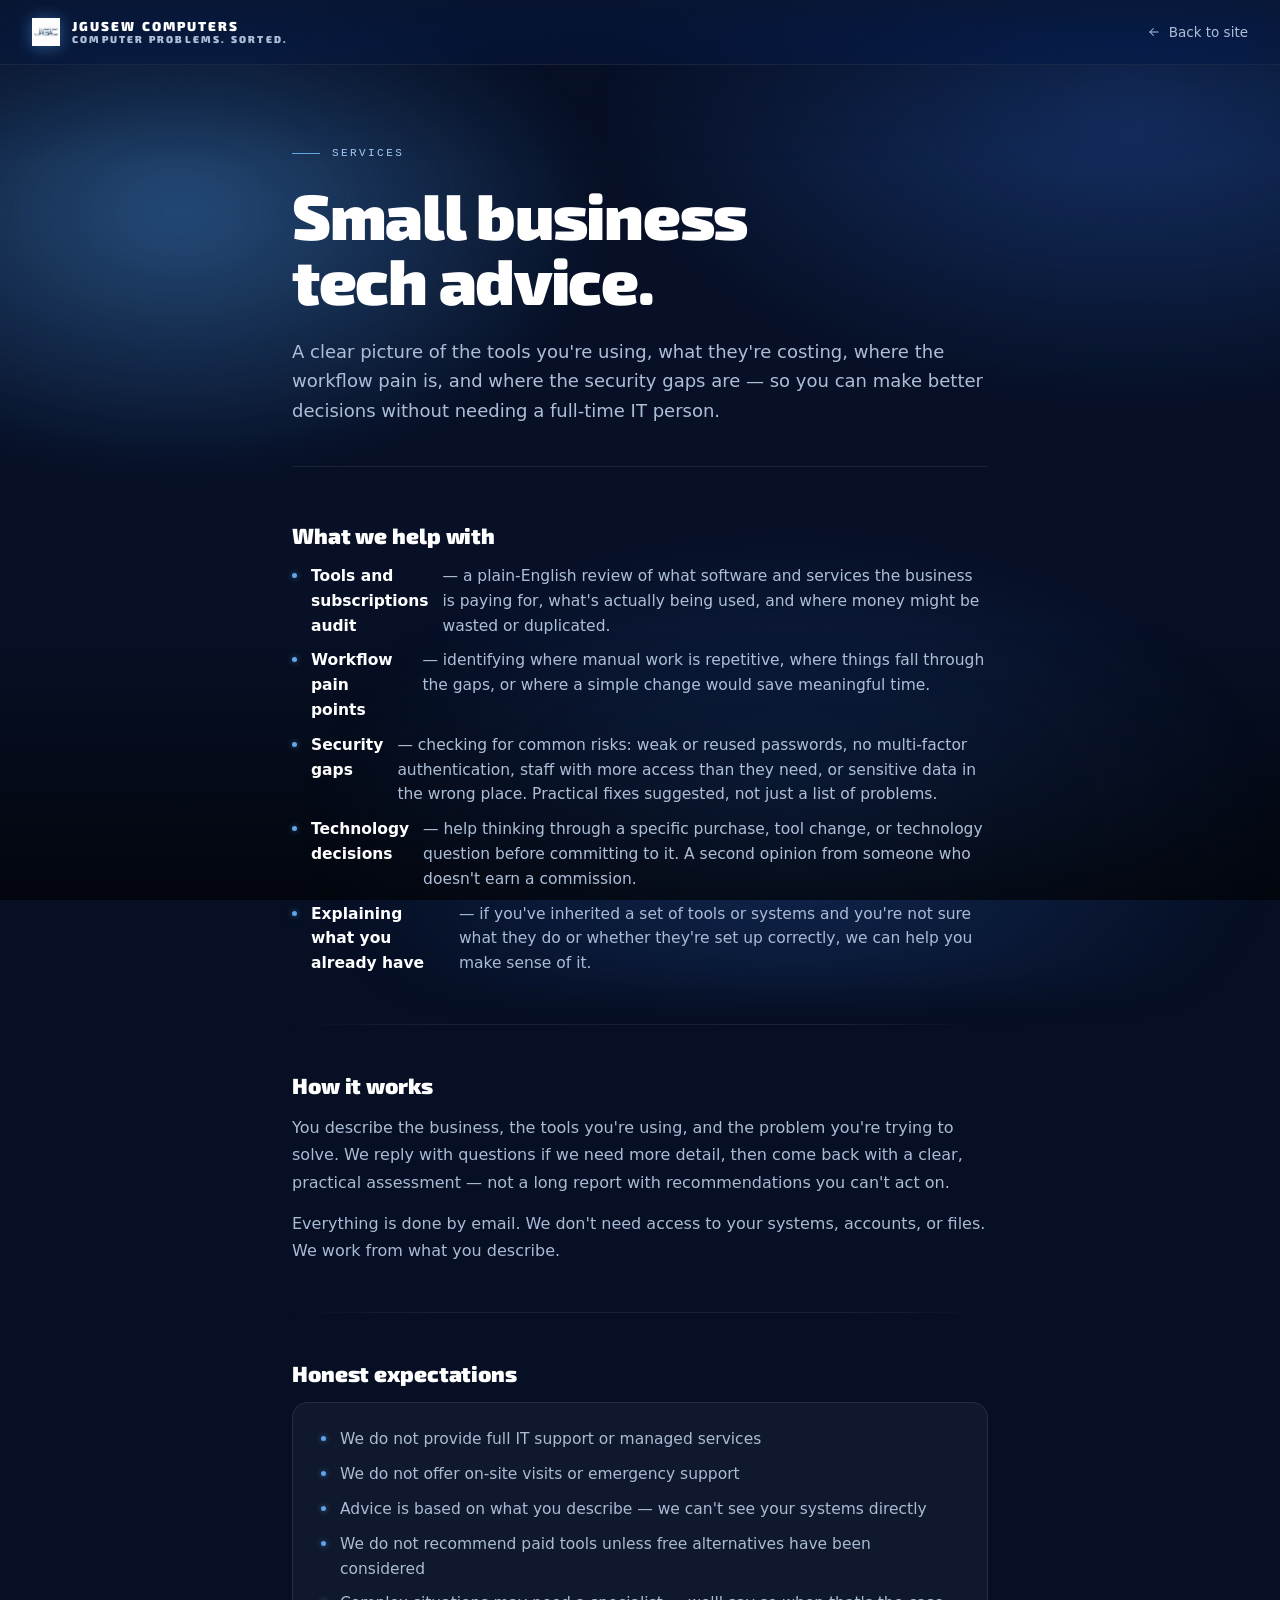
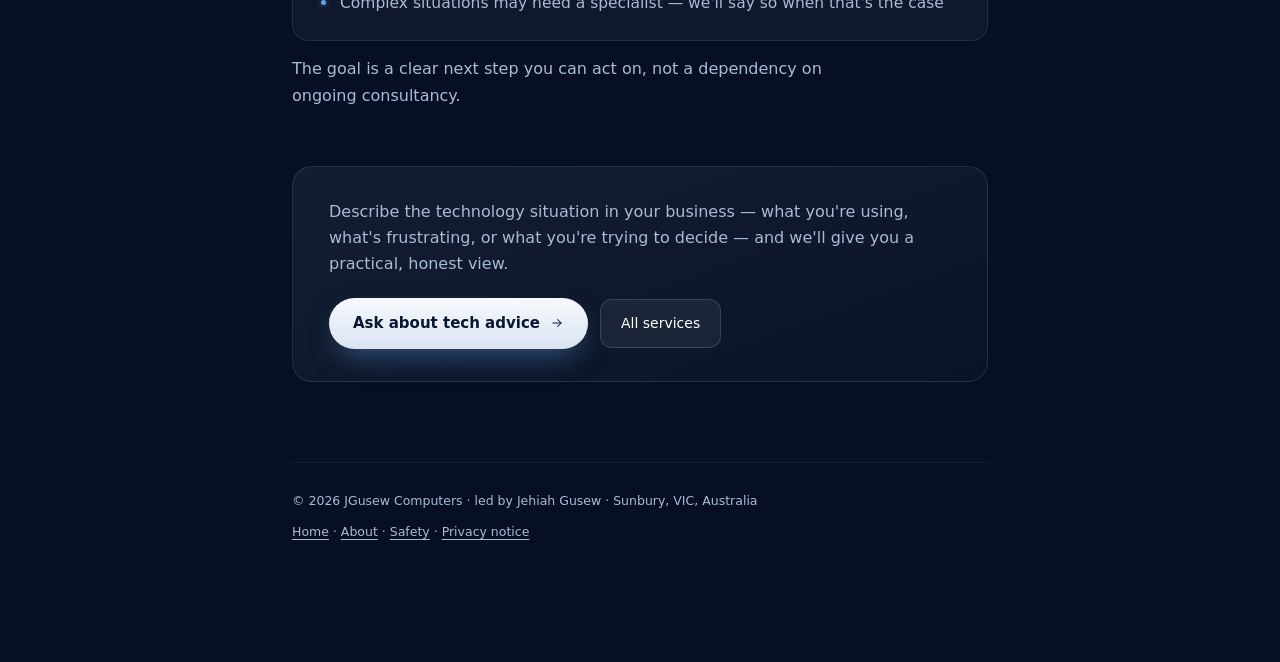
<file: services/small-business-tech-advice.html>
<!DOCTYPE html>
<html lang="en" data-theme="dark">
<head>
  <meta charset="utf-8">
  <meta name="viewport" content="width=device-width, initial-scale=1">
  <title>Small Business Tech Advice — JGusew Computers</title>
  <meta name="description" content="Practical technology advice for small businesses. Tools audit, subscription review, workflow pain points, and security gaps — in plain English, by email.">
  <link rel="canonical" href="https://jgusewcomputers.com/services/small-business-tech-advice">
  <link rel="icon" href="../assets/logos/monogram-flat-navy.png">

  <!-- Open Graph / Twitter -->
  <meta property="og:type" content="website">
  <meta property="og:url" content="https://jgusewcomputers.com/services/small-business-tech-advice">
  <meta property="og:site_name" content="JGusew Computers">
  <meta property="og:locale" content="en_AU">
  <meta property="og:title" content="Small Business Tech Advice — JGusew Computers">
  <meta property="og:description" content="Practical technology advice for small businesses. Tools audit, subscription review, workflow pain points, security gaps — plain English, by email.">
  <meta property="og:image" content="https://jgusewcomputers.com/assets/logos/horizontal-lockup-light.png">
  <meta name="twitter:card" content="summary_large_image">
  <meta name="twitter:title" content="Small Business Tech Advice — JGusew Computers">
  <meta name="twitter:description" content="Practical technology advice for small businesses. Tools audit, subscription review, workflow pain points, security gaps — plain English, by email.">
  <meta name="twitter:image" content="https://jgusewcomputers.com/assets/logos/horizontal-lockup-light.png">
  <link rel="stylesheet" href="../colors_and_type.css?v=20260612b">
  <link rel="stylesheet" href="../premium.css?v=20260612b">
  <style>
    .doc-nav { position: sticky; top: 0; z-index: 50; backdrop-filter: blur(18px) saturate(160%); -webkit-backdrop-filter: blur(18px) saturate(160%); background: linear-gradient(180deg, rgba(10,23,51,0.65), rgba(10,23,51,0.35)); border-bottom: 1px solid rgba(255,255,255,0.06); }
    .doc-nav .inner { max-width: 1320px; margin: 0 auto; padding: 18px 32px; display: flex; align-items: center; justify-content: space-between; gap: 24px; }
    .doc-nav .brand { display: flex; align-items: center; gap: 12px; text-decoration: none; }
    .doc-nav .brand img { height: 28px; filter: drop-shadow(0 1px 8px rgba(95,163,232,0.45)); }
    .doc-nav .brand .txt { display: flex; flex-direction: column; line-height: 1.05; }
    .doc-nav .brand .name { font-family: var(--jgc-font-display); font-size: 13px; font-weight: 700; letter-spacing: 0.16em; color: #fff; }
    .doc-nav .brand .tag { font-family: var(--jgc-font-display); font-size: 10px; letter-spacing: 0.22em; color: var(--jgc-fg-on-navy-2); text-transform: uppercase; }
    .doc-nav .back { font-size: 13.5px; color: var(--jgc-fg-on-navy-2); text-decoration: none; display: flex; align-items: center; gap: 8px; transition: color 200ms; }
    .doc-nav .back:hover { color: #fff; text-decoration: none; }
    .doc-wrap { max-width: 760px; margin: 0 auto; padding: 80px 32px 120px; position: relative; z-index: 2; }
    .doc-eyebrow { font-family: var(--jgc-font-mono); font-size: 11px; letter-spacing: 0.22em; text-transform: uppercase; color: var(--jgc-glow-300); margin-bottom: 20px; display: flex; align-items: center; gap: 12px; }
    .doc-eyebrow::before { content: ""; width: 28px; height: 1px; background: var(--jgc-glow-400); }
    .doc-wrap h1 { font-family: var(--jgc-font-display); font-size: clamp(40px, 6vw, 64px); font-weight: 700; line-height: 1.02; letter-spacing: -0.02em; color: #fff; margin: 0 0 24px; }
    .doc-intro { font-size: 18px; line-height: 1.65; color: var(--jgc-fg-on-navy-2); margin-bottom: 56px; padding-bottom: 40px; border-bottom: 1px solid rgba(255,255,255,0.08); }
    .doc-section { margin-bottom: 48px; }
    .doc-section h2 { font-family: var(--jgc-font-display); font-size: 22px; font-weight: 600; color: #fff; margin: 0 0 16px; letter-spacing: -0.005em; }
    .doc-section p { font-size: 16px; line-height: 1.7; color: var(--jgc-fg-on-navy-2); margin: 0 0 14px; }
    .doc-section ul { margin: 0 0 14px; padding-left: 0; list-style: none; display: flex; flex-direction: column; gap: 10px; }
    .doc-section ul li { font-size: 15.5px; line-height: 1.6; color: var(--jgc-fg-on-navy-2); display: flex; gap: 14px; align-items: flex-start; }
    .doc-section ul li::before { content: ""; flex-shrink: 0; margin-top: 9px; width: 5px; height: 5px; border-radius: 50%; background: var(--jgc-glow-400); box-shadow: 0 0 6px rgba(95,163,232,0.6); }
    .notice-box { padding: 24px 28px; border-radius: 16px; background: rgba(255,255,255,0.04); border: 1px solid rgba(255,255,255,0.09); margin-bottom: 14px; }
    .notice-box ul { margin: 0; }
    .doc-divider { height: 1px; background: linear-gradient(to right, transparent, rgba(255,255,255,0.08) 20%, rgba(255,255,255,0.08) 80%, transparent); margin: 48px 0; }
    .doc-cta { margin-top: 56px; padding: 32px 36px; border-radius: 20px; background: linear-gradient(160deg, rgba(255,255,255,0.06), rgba(255,255,255,0.02)); border: 1px solid rgba(255,255,255,0.10); }
    .doc-cta p { font-size: 16px; line-height: 1.65; color: var(--jgc-fg-on-navy-2); margin: 0 0 20px; }
    .cta-row { display: flex; gap: 12px; flex-wrap: wrap; align-items: center; }
    .cta-row a.btn-primary { display: inline-flex; align-items: center; gap: 10px; font-size: 15px; font-weight: 600; padding: 14px 24px; border-radius: 999px; background: linear-gradient(180deg, #f6f9ff 0%, #d9e4f1 100%); color: var(--jgc-navy-900); text-decoration: none; box-shadow: 0 12px 30px -10px rgba(95,163,232,0.55); transition: transform 240ms var(--jgc-ease-out), box-shadow 240ms; }
    .cta-row a.btn-primary:hover { transform: translateY(-1px); box-shadow: 0 18px 38px -10px rgba(95,163,232,0.7); text-decoration: none; }
    .cta-row a.btn-glass { display: inline-flex; align-items: center; gap: 8px; font-size: 14px; font-weight: 500; padding: 13px 20px; border-radius: 12px; background: rgba(255,255,255,0.06); color: #fff; text-decoration: none; border: 1px solid rgba(255,255,255,0.14); transition: background 200ms; }
    .cta-row a.btn-glass:hover { background: rgba(255,255,255,0.10); text-decoration: none; }
    .doc-foot { margin-top: 80px; padding-top: 28px; border-top: 1px solid rgba(255,255,255,0.06); font-size: 12.5px; color: var(--jgc-fg-on-navy-2); display: flex; justify-content: space-between; flex-wrap: wrap; gap: 12px; }
    .doc-foot a { color: var(--jgc-fg-on-navy-2); text-decoration: underline; text-underline-offset: 3px; }
    .doc-foot a:hover { color: #fff; }
    @media (max-width: 640px) { .doc-wrap { padding: 48px 24px 80px; } .doc-nav .inner { padding: 16px 24px; } }
  </style>
</head>
<body>
  <div class="mesh"></div>
  <div class="vignette"></div>
  <div class="grain"></div>

  <nav class="doc-nav">
    <div class="inner">
      <a href="../index.html" class="brand">
        <img src="../assets/logos/monogram-light.webp" alt="JGC monogram" />
        <div class="txt">
          <span class="name">JGUSEW COMPUTERS</span>
          <span class="tag">Computer problems. Sorted.</span>
        </div>
      </a>
      <a href="../index.html" class="back">
        <svg aria-hidden="true" focusable="false" width="14" height="14" viewBox="0 0 24 24" fill="none" stroke="currentColor" stroke-width="1.75" stroke-linecap="round" stroke-linejoin="round"><path d="M19 12H5"/><path d="M11 18l-6-6 6-6"/></svg>
        Back to site
      </a>
    </div>
  </nav>

  <main>
    <div class="doc-wrap">

      <div class="doc-eyebrow">Services</div>
      <h1>Small business tech advice.</h1>
      <p class="doc-intro">
        A clear picture of the tools you're using, what they're costing, where the workflow
        pain is, and where the security gaps are — so you can make better decisions without
        needing a full-time IT person.
      </p>

      <div class="doc-section">
        <h2>What we help with</h2>
        <ul>
          <li><strong style="color:#fff;">Tools and subscriptions audit</strong> — a plain-English review of what software and services the business is paying for, what's actually being used, and where money might be wasted or duplicated.</li>
          <li><strong style="color:#fff;">Workflow pain points</strong> — identifying where manual work is repetitive, where things fall through the gaps, or where a simple change would save meaningful time.</li>
          <li><strong style="color:#fff;">Security gaps</strong> — checking for common risks: weak or reused passwords, no multi-factor authentication, staff with more access than they need, or sensitive data in the wrong place. Practical fixes suggested, not just a list of problems.</li>
          <li><strong style="color:#fff;">Technology decisions</strong> — help thinking through a specific purchase, tool change, or technology question before committing to it. A second opinion from someone who doesn't earn a commission.</li>
          <li><strong style="color:#fff;">Explaining what you already have</strong> — if you've inherited a set of tools or systems and you're not sure what they do or whether they're set up correctly, we can help you make sense of it.</li>
        </ul>
      </div>

      <div class="doc-divider"></div>

      <div class="doc-section">
        <h2>How it works</h2>
        <p>You describe the business, the tools you're using, and the problem you're trying to solve. We reply with questions if we need more detail, then come back with a clear, practical assessment — not a long report with recommendations you can't act on.</p>
        <p>Everything is done by email. We don't need access to your systems, accounts, or files. We work from what you describe.</p>
      </div>

      <div class="doc-divider"></div>

      <div class="doc-section">
        <h2>Honest expectations</h2>
        <div class="notice-box">
          <ul>
            <li>We do not provide full IT support or managed services</li>
            <li>We do not offer on-site visits or emergency support</li>
            <li>Advice is based on what you describe — we can't see your systems directly</li>
            <li>We do not recommend paid tools unless free alternatives have been considered</li>
            <li>Complex situations may need a specialist — we'll say so when that's the case</li>
          </ul>
        </div>
        <p>The goal is a clear next step you can act on, not a dependency on ongoing consultancy.</p>
      </div>

      <div class="doc-cta">
        <p>Describe the technology situation in your business — what you're using, what's frustrating, or what you're trying to decide — and we'll give you a practical, honest view.</p>
        <div class="cta-row">
          <a href="../index.html#contact" class="btn-primary">
            Ask about tech advice
            <svg aria-hidden="true" focusable="false" width="14" height="14" viewBox="0 0 24 24" fill="none" stroke="currentColor" stroke-width="1.75" stroke-linecap="round" stroke-linejoin="round"><path d="M5 12h14"/><path d="M13 6l6 6-6 6"/></svg>
          </a>
          <a href="../index.html#services" class="btn-glass">All services</a>
        </div>
      </div>

      <div class="doc-foot">
        <span>© 2026 JGusew Computers · led by Jehiah Gusew · Sunbury, VIC, Australia</span>
        <span>
          <a href="../index.html">Home</a> ·
          <a href="../about.html">About</a> ·
          <a href="../safety.html">Safety</a> ·
          <a href="../privacy.html">Privacy notice</a>
        </span>
      </div>

    </div>
  </main>
</body>
</html>
</file>
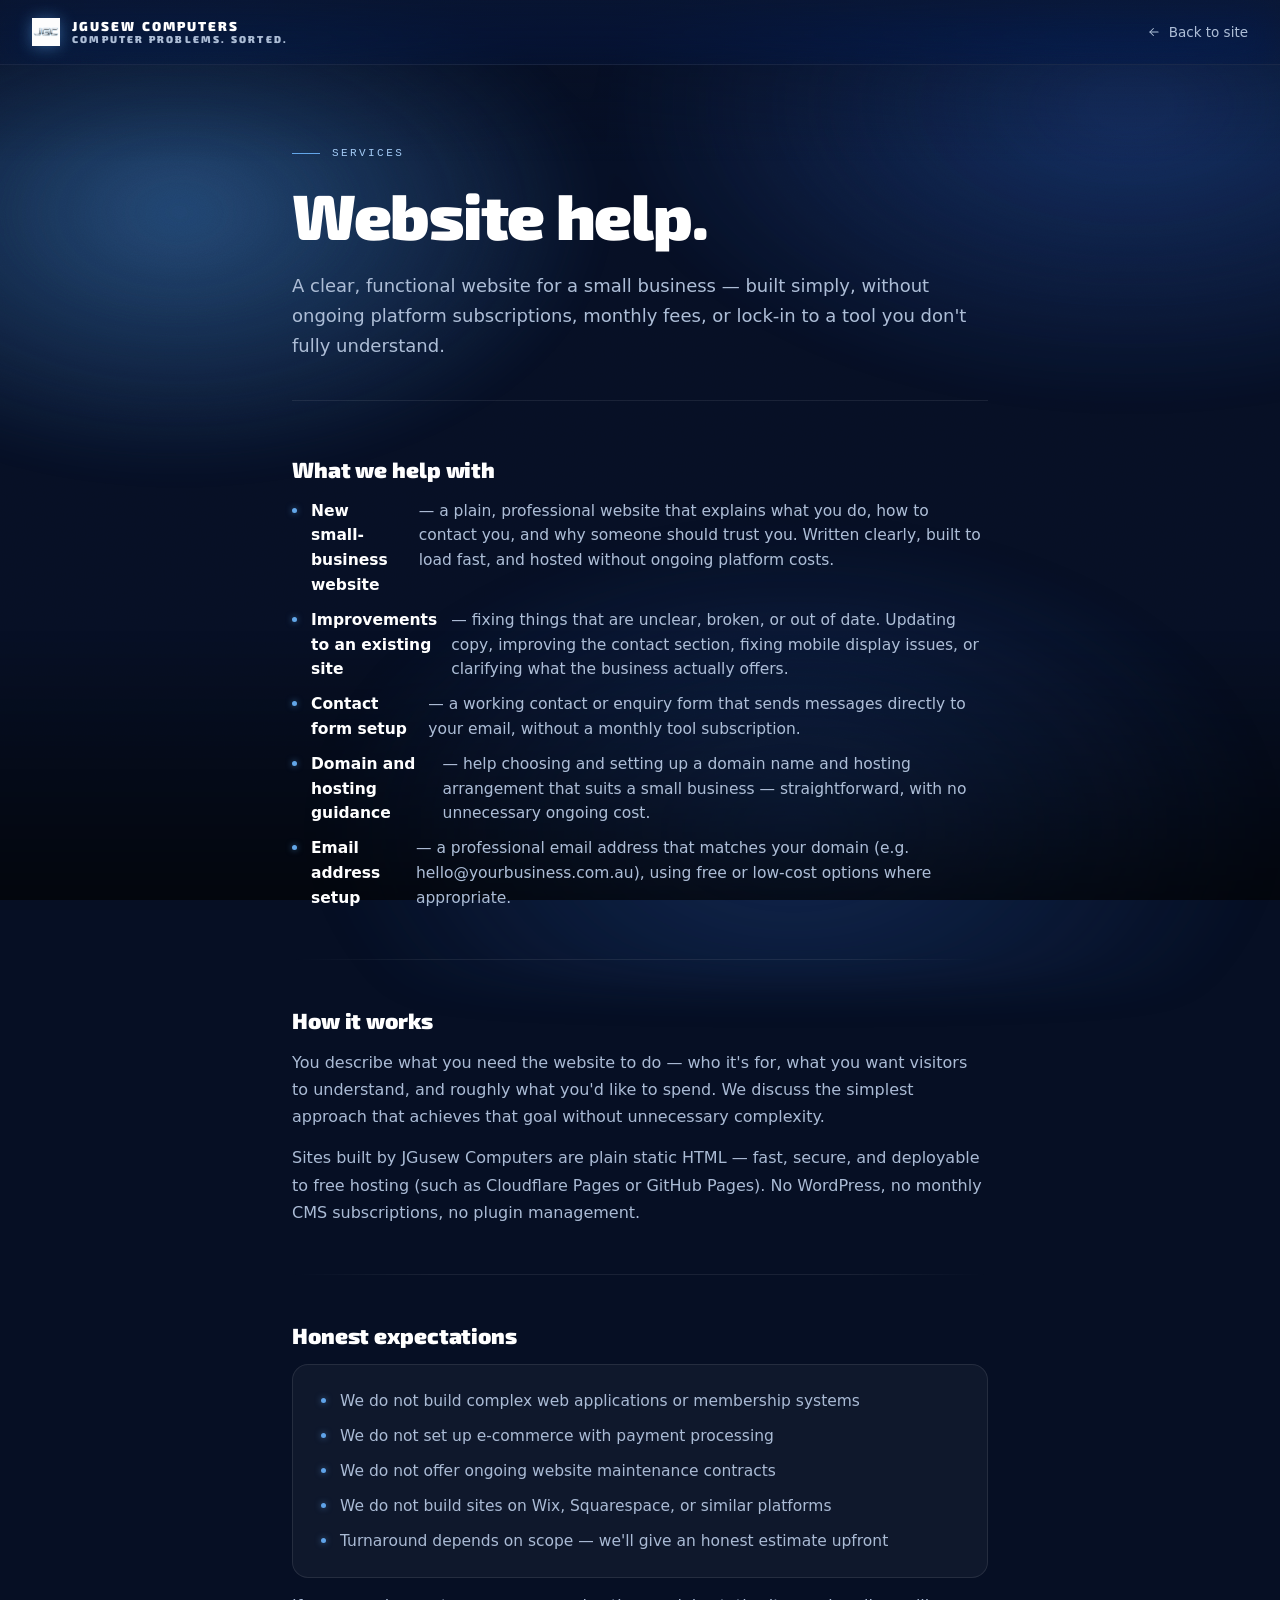
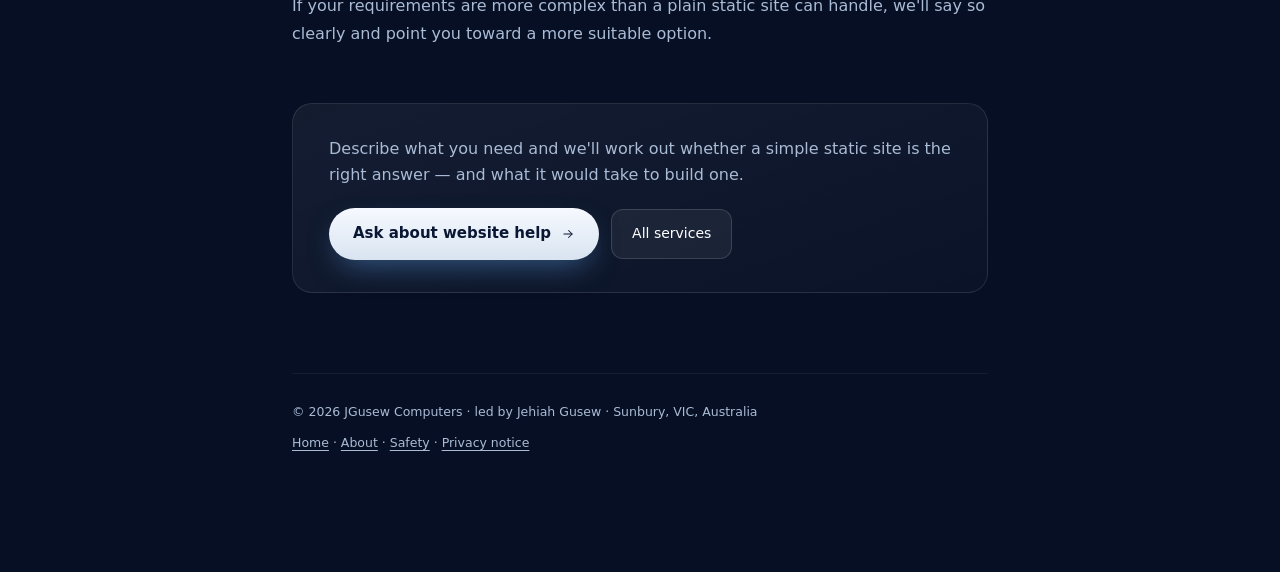
<file: services/website-help.html>
<!DOCTYPE html>
<html lang="en" data-theme="dark">
<head>
  <meta charset="utf-8">
  <meta name="viewport" content="width=device-width, initial-scale=1">
  <title>Website Help — JGusew Computers</title>
  <meta name="description" content="A new small-business website or improvements to an existing one. Plain static sites, contact forms, domain and hosting setup — no ongoing platform fees or lock-in.">
  <link rel="canonical" href="https://jgusewcomputers.com/services/website-help">
  <link rel="icon" href="../assets/logos/monogram-flat-navy.png">

  <!-- Open Graph / Twitter -->
  <meta property="og:type" content="website">
  <meta property="og:url" content="https://jgusewcomputers.com/services/website-help">
  <meta property="og:site_name" content="JGusew Computers">
  <meta property="og:locale" content="en_AU">
  <meta property="og:title" content="Website Help — JGusew Computers">
  <meta property="og:description" content="A new small-business website or improvements to an existing one. Plain static sites, no ongoing platform fees or lock-in.">
  <meta property="og:image" content="https://jgusewcomputers.com/assets/logos/horizontal-lockup-light.png">
  <meta name="twitter:card" content="summary_large_image">
  <meta name="twitter:title" content="Website Help — JGusew Computers">
  <meta name="twitter:description" content="A new small-business website or improvements to an existing one. Plain static sites, no ongoing platform fees or lock-in.">
  <meta name="twitter:image" content="https://jgusewcomputers.com/assets/logos/horizontal-lockup-light.png">
  <link rel="stylesheet" href="../colors_and_type.css?v=20260612b">
  <link rel="stylesheet" href="../premium.css?v=20260612b">
  <style>
    .doc-nav { position: sticky; top: 0; z-index: 50; backdrop-filter: blur(18px) saturate(160%); -webkit-backdrop-filter: blur(18px) saturate(160%); background: linear-gradient(180deg, rgba(10,23,51,0.65), rgba(10,23,51,0.35)); border-bottom: 1px solid rgba(255,255,255,0.06); }
    .doc-nav .inner { max-width: 1320px; margin: 0 auto; padding: 18px 32px; display: flex; align-items: center; justify-content: space-between; gap: 24px; }
    .doc-nav .brand { display: flex; align-items: center; gap: 12px; text-decoration: none; }
    .doc-nav .brand img { height: 28px; filter: drop-shadow(0 1px 8px rgba(95,163,232,0.45)); }
    .doc-nav .brand .txt { display: flex; flex-direction: column; line-height: 1.05; }
    .doc-nav .brand .name { font-family: var(--jgc-font-display); font-size: 13px; font-weight: 700; letter-spacing: 0.16em; color: #fff; }
    .doc-nav .brand .tag { font-family: var(--jgc-font-display); font-size: 10px; letter-spacing: 0.22em; color: var(--jgc-fg-on-navy-2); text-transform: uppercase; }
    .doc-nav .back { font-size: 13.5px; color: var(--jgc-fg-on-navy-2); text-decoration: none; display: flex; align-items: center; gap: 8px; transition: color 200ms; }
    .doc-nav .back:hover { color: #fff; text-decoration: none; }
    .doc-wrap { max-width: 760px; margin: 0 auto; padding: 80px 32px 120px; position: relative; z-index: 2; }
    .doc-eyebrow { font-family: var(--jgc-font-mono); font-size: 11px; letter-spacing: 0.22em; text-transform: uppercase; color: var(--jgc-glow-300); margin-bottom: 20px; display: flex; align-items: center; gap: 12px; }
    .doc-eyebrow::before { content: ""; width: 28px; height: 1px; background: var(--jgc-glow-400); }
    .doc-wrap h1 { font-family: var(--jgc-font-display); font-size: clamp(40px, 6vw, 64px); font-weight: 700; line-height: 1.02; letter-spacing: -0.02em; color: #fff; margin: 0 0 24px; }
    .doc-intro { font-size: 18px; line-height: 1.65; color: var(--jgc-fg-on-navy-2); margin-bottom: 56px; padding-bottom: 40px; border-bottom: 1px solid rgba(255,255,255,0.08); }
    .doc-section { margin-bottom: 48px; }
    .doc-section h2 { font-family: var(--jgc-font-display); font-size: 22px; font-weight: 600; color: #fff; margin: 0 0 16px; letter-spacing: -0.005em; }
    .doc-section p { font-size: 16px; line-height: 1.7; color: var(--jgc-fg-on-navy-2); margin: 0 0 14px; }
    .doc-section ul { margin: 0 0 14px; padding-left: 0; list-style: none; display: flex; flex-direction: column; gap: 10px; }
    .doc-section ul li { font-size: 15.5px; line-height: 1.6; color: var(--jgc-fg-on-navy-2); display: flex; gap: 14px; align-items: flex-start; }
    .doc-section ul li::before { content: ""; flex-shrink: 0; margin-top: 9px; width: 5px; height: 5px; border-radius: 50%; background: var(--jgc-glow-400); box-shadow: 0 0 6px rgba(95,163,232,0.6); }
    .notice-box { padding: 24px 28px; border-radius: 16px; background: rgba(255,255,255,0.04); border: 1px solid rgba(255,255,255,0.09); margin-bottom: 14px; }
    .notice-box ul { margin: 0; }
    .doc-divider { height: 1px; background: linear-gradient(to right, transparent, rgba(255,255,255,0.08) 20%, rgba(255,255,255,0.08) 80%, transparent); margin: 48px 0; }
    .doc-cta { margin-top: 56px; padding: 32px 36px; border-radius: 20px; background: linear-gradient(160deg, rgba(255,255,255,0.06), rgba(255,255,255,0.02)); border: 1px solid rgba(255,255,255,0.10); }
    .doc-cta p { font-size: 16px; line-height: 1.65; color: var(--jgc-fg-on-navy-2); margin: 0 0 20px; }
    .cta-row { display: flex; gap: 12px; flex-wrap: wrap; align-items: center; }
    .cta-row a.btn-primary { display: inline-flex; align-items: center; gap: 10px; font-size: 15px; font-weight: 600; padding: 14px 24px; border-radius: 999px; background: linear-gradient(180deg, #f6f9ff 0%, #d9e4f1 100%); color: var(--jgc-navy-900); text-decoration: none; box-shadow: 0 12px 30px -10px rgba(95,163,232,0.55); transition: transform 240ms var(--jgc-ease-out), box-shadow 240ms; }
    .cta-row a.btn-primary:hover { transform: translateY(-1px); box-shadow: 0 18px 38px -10px rgba(95,163,232,0.7); text-decoration: none; }
    .cta-row a.btn-glass { display: inline-flex; align-items: center; gap: 8px; font-size: 14px; font-weight: 500; padding: 13px 20px; border-radius: 12px; background: rgba(255,255,255,0.06); color: #fff; text-decoration: none; border: 1px solid rgba(255,255,255,0.14); transition: background 200ms; }
    .cta-row a.btn-glass:hover { background: rgba(255,255,255,0.10); text-decoration: none; }
    .doc-foot { margin-top: 80px; padding-top: 28px; border-top: 1px solid rgba(255,255,255,0.06); font-size: 12.5px; color: var(--jgc-fg-on-navy-2); display: flex; justify-content: space-between; flex-wrap: wrap; gap: 12px; }
    .doc-foot a { color: var(--jgc-fg-on-navy-2); text-decoration: underline; text-underline-offset: 3px; }
    .doc-foot a:hover { color: #fff; }
    @media (max-width: 640px) { .doc-wrap { padding: 48px 24px 80px; } .doc-nav .inner { padding: 16px 24px; } }
  </style>
</head>
<body>
  <div class="mesh"></div>
  <div class="vignette"></div>
  <div class="grain"></div>

  <nav class="doc-nav">
    <div class="inner">
      <a href="../index.html" class="brand">
        <img src="../assets/logos/monogram-light.webp" alt="JGC monogram" />
        <div class="txt">
          <span class="name">JGUSEW COMPUTERS</span>
          <span class="tag">Computer problems. Sorted.</span>
        </div>
      </a>
      <a href="../index.html" class="back">
        <svg aria-hidden="true" focusable="false" width="14" height="14" viewBox="0 0 24 24" fill="none" stroke="currentColor" stroke-width="1.75" stroke-linecap="round" stroke-linejoin="round"><path d="M19 12H5"/><path d="M11 18l-6-6 6-6"/></svg>
        Back to site
      </a>
    </div>
  </nav>

  <main>
    <div class="doc-wrap">

      <div class="doc-eyebrow">Services</div>
      <h1>Website help.</h1>
      <p class="doc-intro">
        A clear, functional website for a small business — built simply, without ongoing
        platform subscriptions, monthly fees, or lock-in to a tool you don't fully understand.
      </p>

      <div class="doc-section">
        <h2>What we help with</h2>
        <ul>
          <li><strong style="color:#fff;">New small-business website</strong> — a plain, professional website that explains what you do, how to contact you, and why someone should trust you. Written clearly, built to load fast, and hosted without ongoing platform costs.</li>
          <li><strong style="color:#fff;">Improvements to an existing site</strong> — fixing things that are unclear, broken, or out of date. Updating copy, improving the contact section, fixing mobile display issues, or clarifying what the business actually offers.</li>
          <li><strong style="color:#fff;">Contact form setup</strong> — a working contact or enquiry form that sends messages directly to your email, without a monthly tool subscription.</li>
          <li><strong style="color:#fff;">Domain and hosting guidance</strong> — help choosing and setting up a domain name and hosting arrangement that suits a small business — straightforward, with no unnecessary ongoing cost.</li>
          <li><strong style="color:#fff;">Email address setup</strong> — a professional email address that matches your domain (e.g. hello@yourbusiness.com.au), using free or low-cost options where appropriate.</li>
        </ul>
      </div>

      <div class="doc-divider"></div>

      <div class="doc-section">
        <h2>How it works</h2>
        <p>You describe what you need the website to do — who it's for, what you want visitors to understand, and roughly what you'd like to spend. We discuss the simplest approach that achieves that goal without unnecessary complexity.</p>
        <p>Sites built by JGusew Computers are plain static HTML — fast, secure, and deployable to free hosting (such as Cloudflare Pages or GitHub Pages). No WordPress, no monthly CMS subscriptions, no plugin management.</p>
      </div>

      <div class="doc-divider"></div>

      <div class="doc-section">
        <h2>Honest expectations</h2>
        <div class="notice-box">
          <ul>
            <li>We do not build complex web applications or membership systems</li>
            <li>We do not set up e-commerce with payment processing</li>
            <li>We do not offer ongoing website maintenance contracts</li>
            <li>We do not build sites on Wix, Squarespace, or similar platforms</li>
            <li>Turnaround depends on scope — we'll give an honest estimate upfront</li>
          </ul>
        </div>
        <p>If your requirements are more complex than a plain static site can handle, we'll say so clearly and point you toward a more suitable option.</p>
      </div>

      <div class="doc-cta">
        <p>Describe what you need and we'll work out whether a simple static site is the right answer — and what it would take to build one.</p>
        <div class="cta-row">
          <a href="../index.html#contact" class="btn-primary">
            Ask about website help
            <svg aria-hidden="true" focusable="false" width="14" height="14" viewBox="0 0 24 24" fill="none" stroke="currentColor" stroke-width="1.75" stroke-linecap="round" stroke-linejoin="round"><path d="M5 12h14"/><path d="M13 6l6 6-6 6"/></svg>
          </a>
          <a href="../index.html#services" class="btn-glass">All services</a>
        </div>
      </div>

      <div class="doc-foot">
        <span>© 2026 JGusew Computers · led by Jehiah Gusew · Sunbury, VIC, Australia</span>
        <span>
          <a href="../index.html">Home</a> ·
          <a href="../about.html">About</a> ·
          <a href="../safety.html">Safety</a> ·
          <a href="../privacy.html">Privacy notice</a>
        </span>
      </div>

    </div>
  </main>
</body>
</html>
</file>
<file: colors_and_type.css>
/* ============================================================
   JGusew Computers — Core Tokens
   Calm, practical help with technology.
   ------------------------------------------------------------
   Default theme is LIGHT (the brand's primary surface).
   Apply `data-theme="dark"` on a parent (usually <html>) for
   the deep-navy treatment used on premium covers, slides
   and luxury panels.
   ============================================================ */

@font-face {
  font-family: "Exo 2 Black";
  src: url("fonts/Exo2-Black.ttf") format("truetype");
  font-weight: 900;
  font-style: normal;
  font-display: swap;
}

@import url("https://fonts.googleapis.com/css2?family=Exo+2:wght@300;400;500;600;700&family=Inter:wght@400;500;600;700&family=JetBrains+Mono:wght@400;500&display=swap");

:root {
  /* ---------- Brand palette ---------- */
  /* Navy is the brand anchor — pulled from app-icon-dark + compact card. */
  --jgc-navy-950: #060f24;   /* deepest, used as page bg in dark mode  */
  --jgc-navy-900: #0a1733;   /* primary navy — luxury cover bg         */
  --jgc-navy-800: #0f2148;
  --jgc-navy-700: #18305f;
  --jgc-navy-600: #244478;
  --jgc-navy-500: #355a96;

  /* Chrome / silver — the logo treatment.
     Use for thin dividers and as a metallic accent, never as body text. */
  --jgc-chrome-100: #f5f7fa;
  --jgc-chrome-200: #e3e8ee;
  --jgc-chrome-300: #c9d1da;
  --jgc-chrome-400: #a4afba;   /* tagline grey on white                 */
  --jgc-chrome-500: #7e8893;
  --jgc-chrome-600: #5a636d;

  /* Glow / accent — the subtle blue rim on icons and lockups.
     Reserved for active states, focus rings, links. */
  --jgc-glow-200: #d4e8ff;
  --jgc-glow-300: #9fc8f4;
  --jgc-glow-400: #5fa3e8;
  --jgc-glow-500: #2f7fd6;
  --jgc-glow-600: #1a5fb3;

  /* Surfaces (light) — pulled from letterhead/proposal cover.
     A breath of cool grey, never bright white-paper. */
  --jgc-surface-0: #ffffff;
  --jgc-surface-1: #f6f8fb;   /* page bg                                */
  --jgc-surface-2: #eef2f7;
  --jgc-surface-3: #e3e9f0;

  /* Semantic — for the daily-brief / weekly summary patterns. */
  --jgc-success: #2f8f60;     /* "wins" green, calm not loud            */
  --jgc-success-bg: #e6f2ec;
  --jgc-warning: #c47a2c;     /* "urgent" amber — warmer than red       */
  --jgc-warning-bg: #faf0e2;
  --jgc-info: var(--jgc-glow-500);
  --jgc-info-bg: #e6f0fb;

  /* ---------- Foreground / text roles ---------- */
  --jgc-fg-1: var(--jgc-navy-900);        /* headings, primary copy     */
  --jgc-fg-2: #2a3958;                    /* body                       */
  --jgc-fg-3: #5a6884;                    /* supporting / meta          */
  --jgc-fg-4: #8a93a6;                    /* hint / placeholder         */
  --jgc-fg-on-navy: #eaf1fb;
  --jgc-fg-on-navy-2: #aabbd5;
  --jgc-link: var(--jgc-glow-600);

  /* ---------- Borders ---------- */
  --jgc-border-1: #dde3ec;                /* default card / divider     */
  --jgc-border-2: #c9d1da;                /* stronger divider           */
  --jgc-hairline: rgba(10, 23, 51, 0.08); /* faint silver hairline      */

  /* ---------- Type ---------- */
  /* Exo 2 — display & UI lockups. Inter — body. JetBrains — mono.
     Brief tip: Exo 2 echoes the wordmark; Inter keeps body friendly. */
  --jgc-font-display: "Exo 2", "Exo 2 Black", "Helvetica Neue", sans-serif;
  --jgc-font-body: "Inter", system-ui, -apple-system, "Segoe UI", sans-serif;
  --jgc-font-mono: "JetBrains Mono", ui-monospace, "SF Mono", Menlo, monospace;

  /* Size scale (1.200 minor third, calm and readable) */
  --jgc-text-xs: 12px;
  --jgc-text-sm: 14px;
  --jgc-text-base: 16px;
  --jgc-text-md: 18px;
  --jgc-text-lg: 20px;
  --jgc-text-xl: 24px;
  --jgc-text-2xl: 30px;
  --jgc-text-3xl: 38px;
  --jgc-text-4xl: 48px;
  --jgc-text-5xl: 64px;
  --jgc-text-display: 84px;

  --jgc-leading-tight: 1.15;
  --jgc-leading-snug: 1.3;
  --jgc-leading-normal: 1.55;
  --jgc-leading-loose: 1.7;

  --jgc-tracking-display: -0.01em;
  --jgc-tracking-tight: -0.005em;
  --jgc-tracking-normal: 0;
  --jgc-tracking-wide: 0.04em;       /* for the wordmark all-caps treatment */
  --jgc-tracking-wider: 0.18em;      /* tagline / eyebrows */

  /* ---------- Spacing (4pt base) ---------- */
  --jgc-space-1: 4px;
  --jgc-space-2: 8px;
  --jgc-space-3: 12px;
  --jgc-space-4: 16px;
  --jgc-space-5: 20px;
  --jgc-space-6: 24px;
  --jgc-space-8: 32px;
  --jgc-space-10: 40px;
  --jgc-space-12: 48px;
  --jgc-space-16: 64px;
  --jgc-space-20: 80px;
  --jgc-space-24: 96px;

  /* ---------- Radii ---------- */
  --jgc-radius-xs: 4px;
  --jgc-radius-sm: 8px;
  --jgc-radius-md: 12px;       /* default card                          */
  --jgc-radius-lg: 16px;
  --jgc-radius-xl: 24px;       /* hero surface, large cards             */
  --jgc-radius-pill: 999px;

  /* ---------- Elevation ----------
     The chrome/glass identity calls for soft shadows + a thin
     inner hairline rather than heavy drop shadows. */
  --jgc-shadow-hairline:
    0 0 0 1px var(--jgc-hairline);
  --jgc-shadow-sm:
    0 1px 2px rgba(10, 23, 51, 0.04),
    0 0 0 1px var(--jgc-hairline);
  --jgc-shadow-md:
    0 6px 16px -4px rgba(10, 23, 51, 0.10),
    0 2px 4px rgba(10, 23, 51, 0.04),
    0 0 0 1px var(--jgc-hairline);
  --jgc-shadow-lg:
    0 24px 48px -16px rgba(10, 23, 51, 0.18),
    0 8px 16px -8px rgba(10, 23, 51, 0.08),
    0 0 0 1px var(--jgc-hairline);
  --jgc-shadow-focus:
    0 0 0 4px rgba(95, 163, 232, 0.28);
  --jgc-shadow-glow:
    0 0 0 1px rgba(95, 163, 232, 0.35),
    0 0 28px -6px rgba(95, 163, 232, 0.45);

  /* ---------- Motion ---------- */
  --jgc-ease-out: cubic-bezier(0.2, 0.7, 0.2, 1);
  --jgc-ease-in-out: cubic-bezier(0.4, 0, 0.2, 1);
  --jgc-dur-fast: 120ms;
  --jgc-dur-base: 200ms;
  --jgc-dur-slow: 320ms;

  /* ---------- Page-level ---------- */
  --jgc-bg: var(--jgc-surface-1);
  --jgc-bg-elev: var(--jgc-surface-0);
}

/* Dark theme — the navy luxury surface (slides, premium covers, hero). */
:root[data-theme="dark"],
[data-theme="dark"] {
  --jgc-fg-1: #f3f7ff;
  --jgc-fg-2: #d6deee;
  --jgc-fg-3: #aabbd5;
  --jgc-fg-4: #7e8aa6;
  --jgc-fg-on-navy: #f3f7ff;

  --jgc-bg: var(--jgc-navy-950);
  --jgc-bg-elev: var(--jgc-navy-900);
  --jgc-bg-deep: var(--jgc-navy-950);
  --jgc-border-glass: rgba(255, 255, 255, 0.08);
  --jgc-shadow-premium: 0 40px 90px -40px rgba(0, 0, 0, 0.65);

  --jgc-border-1: rgba(255, 255, 255, 0.08);
  --jgc-border-2: rgba(255, 255, 255, 0.16);
  --jgc-hairline: rgba(255, 255, 255, 0.10);

  --jgc-shadow-sm:
    0 1px 2px rgba(0, 0, 0, 0.35),
    0 0 0 1px var(--jgc-hairline);
  --jgc-shadow-md:
    0 8px 24px -6px rgba(0, 0, 0, 0.55),
    0 0 0 1px var(--jgc-hairline);
  --jgc-shadow-lg:
    0 32px 60px -20px rgba(0, 0, 0, 0.65),
    0 0 0 1px var(--jgc-hairline);

  --jgc-link: var(--jgc-glow-300);
  --jgc-success-bg: rgba(47, 143, 96, 0.18);
  --jgc-warning-bg: rgba(196, 122, 44, 0.18);
  --jgc-info-bg: rgba(95, 163, 232, 0.18);
}

/* ============================================================
   Semantic element styles
   These map the tokens above onto plain HTML so a page that
   just imports this file gets sensible defaults.
   ============================================================ */

html, body {
  background: var(--jgc-bg);
  color: var(--jgc-fg-2);
  font-family: var(--jgc-font-body);
  font-size: var(--jgc-text-base);
  line-height: var(--jgc-leading-normal);
  -webkit-font-smoothing: antialiased;
  text-rendering: optimizeLegibility;
}

h1, h2, h3, h4, h5 {
  font-family: var(--jgc-font-display);
  color: var(--jgc-fg-1);
  letter-spacing: var(--jgc-tracking-tight);
  font-weight: 600;
  margin: 0 0 var(--jgc-space-4);
  text-wrap: balance;
}

h1 { font-size: var(--jgc-text-4xl); line-height: var(--jgc-leading-tight); font-weight: 700; letter-spacing: var(--jgc-tracking-display); }
h2 { font-size: var(--jgc-text-3xl); line-height: var(--jgc-leading-tight); }
h3 { font-size: var(--jgc-text-2xl); line-height: var(--jgc-leading-snug); }
h4 { font-size: var(--jgc-text-xl); line-height: var(--jgc-leading-snug); }
h5 { font-size: var(--jgc-text-lg); line-height: var(--jgc-leading-snug); font-weight: 500; }

p {
  margin: 0 0 var(--jgc-space-4);
  color: var(--jgc-fg-2);
  text-wrap: pretty;
}

small, .jgc-meta {
  font-size: var(--jgc-text-sm);
  color: var(--jgc-fg-3);
}

.jgc-eyebrow {
  font-family: var(--jgc-font-display);
  font-size: var(--jgc-text-xs);
  font-weight: 600;
  letter-spacing: var(--jgc-tracking-wider);
  text-transform: uppercase;
  color: var(--jgc-fg-3);
}

.jgc-tagline {
  font-family: var(--jgc-font-display);
  font-size: var(--jgc-text-md);
  color: var(--jgc-fg-3);
  letter-spacing: var(--jgc-tracking-wide);
}

a {
  color: var(--jgc-link);
  text-decoration: none;
  text-underline-offset: 3px;
  transition: color var(--jgc-dur-fast) var(--jgc-ease-out);
}
a:hover { text-decoration: underline; }

code, kbd, pre {
  font-family: var(--jgc-font-mono);
  font-size: 0.92em;
  background: var(--jgc-surface-2);
  color: var(--jgc-fg-1);
  padding: 0.1em 0.4em;
  border-radius: var(--jgc-radius-xs);
}

hr {
  border: 0;
  height: 1px;
  background: linear-gradient(
    to right,
    transparent,
    var(--jgc-border-2) 18%,
    var(--jgc-border-2) 82%,
    transparent
  );
  margin: var(--jgc-space-8) 0;
}

::selection { background: var(--jgc-glow-200); color: var(--jgc-navy-900); }
[data-theme="dark"] ::selection { background: rgba(95, 163, 232, 0.4); color: #fff; }
</file>
<file: premium.css>
/* ============================================================
   JGC — Premium v2 site
   Dark-first cinematic surface. Real motion. Real depth.
   Built on top of colors_and_type.css; do not duplicate tokens.
   ============================================================ */

* { box-sizing: border-box; }

html { scroll-behavior: smooth; }
body {
  margin: 0;
  background: var(--jgc-navy-950);
  color: var(--jgc-fg-on-navy);
  font-family: var(--jgc-font-body);
  overflow-x: hidden;
}

/* Strong selection on dark */
::selection { background: rgba(95, 163, 232, 0.45); color: #fff; }

/* ----------------------------------------------------------
   Page chrome: grain overlay, animated radial-mesh background
   ---------------------------------------------------------- */

.grain {
  position: fixed; inset: 0;
  pointer-events: none;
  z-index: 100;
  opacity: 0.12;
  mix-blend-mode: overlay;
  background-image: url("data:image/svg+xml;utf8,<svg xmlns='http://www.w3.org/2000/svg' width='220' height='220'><filter id='n'><feTurbulence type='fractalNoise' baseFrequency='0.9' numOctaves='2' stitchTiles='stitch'/><feColorMatrix values='0 0 0 0 1  0 0 0 0 1  0 0 0 0 1  0 0 0 0.6 0'/></filter><rect width='100%25' height='100%25' filter='url(%23n)'/></svg>");
}

.mesh {
  position: fixed; inset: -10%;
  z-index: 0;
  pointer-events: none;
  background:
    radial-gradient(40% 35% at var(--m1x, 20%) var(--m1y, 28%), rgba(95, 163, 232, 0.45), transparent 70%),
    radial-gradient(50% 40% at var(--m2x, 82%) var(--m2y, 18%), rgba(60, 110, 200, 0.40), transparent 70%),
    radial-gradient(45% 40% at var(--m3x, 60%) var(--m3y, 85%), rgba(36, 68, 120, 0.55), transparent 70%);
  filter: blur(20px) saturate(120%);
  animation: meshDrift 24s ease-in-out infinite alternate;
  opacity: 0.85;
}
@keyframes meshDrift {
  0%   { --m1x: 18%; --m1y: 28%; --m2x: 82%; --m2y: 18%; --m3x: 60%; --m3y: 85%; transform: translate3d(0,0,0); }
  50%  { --m1x: 28%; --m1y: 40%; --m2x: 72%; --m2y: 28%; --m3x: 50%; --m3y: 75%; transform: translate3d(0,-1%,0); }
  100% { --m1x: 12%; --m1y: 22%; --m2x: 88%; --m2y: 12%; --m3x: 68%; --m3y: 92%; transform: translate3d(0,1%,0); }
}

/* Soft top vignette to anchor the header */
.vignette {
  position: fixed; inset: 0;
  pointer-events: none;
  z-index: 1;
  background:
    linear-gradient(180deg, rgba(6,15,36,0.55), transparent 18%, transparent 70%, rgba(0,0,0,0.65) 100%);
}

main { position: relative; z-index: 2; }

/* ----------------------------------------------------------
   Header — glass + thin chrome hairline
   ---------------------------------------------------------- */

.nav {
  position: sticky; top: 0; z-index: 50;
  backdrop-filter: blur(18px) saturate(160%);
  -webkit-backdrop-filter: blur(18px) saturate(160%);
  background: linear-gradient(180deg, rgba(10,23,51,0.65), rgba(10,23,51,0.35));
  border-bottom: 1px solid rgba(255,255,255,0.06);
}
.nav .inner {
  max-width: 1320px; margin: 0 auto;
  padding: 18px 32px;
  display: flex; align-items: center; gap: 32px;
}
.nav .brand { display: flex; align-items: center; gap: 12px; cursor: pointer; }
.nav .brand img { height: 28px; filter: drop-shadow(0 1px 8px rgba(95,163,232,0.45)); }
.nav .brand .txt {
  display: flex; flex-direction: column; line-height: 1.05;
}
.nav .brand .name {
  font-family: var(--jgc-font-display);
  font-size: 13px; font-weight: 700;
  letter-spacing: 0.16em; color: #fff;
}
.nav .brand .tag {
  font-family: var(--jgc-font-display);
  font-size: 10px; letter-spacing: 0.22em;
  color: var(--jgc-fg-on-navy-2); text-transform: uppercase;
}
.nav .stage-pill {
  margin-left: 18px;
  font-family: var(--jgc-font-mono);
  font-size: 10px;
  padding: 5px 10px;
  border-radius: 999px;
  background: rgba(95,163,232,0.14);
  color: var(--jgc-glow-300);
  letter-spacing: 0.14em;
  text-transform: uppercase;
  display: inline-flex; align-items: center; gap: 6px;
}
.nav .stage-pill::before {
  content: ""; width: 6px; height: 6px; border-radius: 50%;
  background: var(--jgc-glow-400);
  box-shadow: 0 0 8px var(--jgc-glow-400);
  animation: pulse 2.2s ease-in-out infinite;
}
@keyframes pulse {
  0%, 100% { opacity: 0.6; transform: scale(1); }
  50% { opacity: 1; transform: scale(1.15); }
}

.nav .menu {
  display: flex; gap: 2px; margin-left: auto; align-items: center;
}
.nav .menu button {
  background: transparent; border: 0;
  font-family: var(--jgc-font-body); font-size: 13.5px;
  color: var(--jgc-fg-on-navy-2); font-weight: 500;
  padding: 9px 14px; border-radius: 10px; cursor: pointer;
  transition: color 200ms, background 200ms;
}
.nav .menu button:hover { color: #fff; background: rgba(255,255,255,0.05); }
.nav .menu button.active { color: #fff; background: rgba(255,255,255,0.08); }
.nav .menu a.nav-link {
  background: transparent;
  font-family: var(--jgc-font-body); font-size: 13.5px;
  color: var(--jgc-fg-on-navy-2); font-weight: 500;
  padding: 9px 14px; border-radius: 10px;
  text-decoration: none;
  transition: color 200ms, background 200ms;
  display: inline-flex; align-items: center;
}
.nav .menu a.nav-link:hover { color: #fff; background: rgba(255,255,255,0.05); text-decoration: none; }

.nav .menu .cta {
  margin-left: 12px;
  background: #fff;
  color: var(--jgc-navy-900);
  padding: 10px 18px;
  border-radius: 999px;
  font-weight: 600;
  box-shadow: 0 1px 0 rgba(255,255,255,0.4) inset, 0 8px 24px -8px rgba(95,163,232,0.5);
  transition: transform 200ms var(--jgc-ease-out), box-shadow 200ms;
}
.nav .menu .cta:hover { transform: translateY(-1px); box-shadow: 0 1px 0 rgba(255,255,255,0.4) inset, 0 12px 32px -8px rgba(95,163,232,0.7); }

/* ----------------------------------------------------------
   Hero — the showpiece
   ---------------------------------------------------------- */

.hero {
  position: relative;
  min-height: calc(100vh - 70px);
  padding: 80px 32px 100px;
  display: flex; align-items: center;
}
.hero .inner {
  max-width: 1320px; margin: 0 auto;
  width: 100%;
  display: grid;
  grid-template-columns: 1.15fr 1fr;
  gap: 64px;
  align-items: center;
}

.hero-copy { position: relative; z-index: 2; }

.eyebrow-row {
  display: inline-flex; gap: 10px; align-items: center;
  padding: 7px 14px 7px 8px;
  border-radius: 999px;
  background: rgba(255,255,255,0.05);
  border: 1px solid rgba(255,255,255,0.08);
  font-family: var(--jgc-font-display);
  font-size: 11px; letter-spacing: 0.16em; text-transform: uppercase;
  color: var(--jgc-fg-on-navy-2);
  margin-bottom: 36px;
  backdrop-filter: blur(8px);
}
.eyebrow-row .dot {
  width: 18px; height: 18px; border-radius: 50%;
  background: radial-gradient(circle at 30% 30%, #fff, var(--jgc-glow-400) 70%, var(--jgc-glow-600));
  box-shadow: 0 0 12px rgba(95,163,232,0.7), 0 0 0 1px rgba(255,255,255,0.2) inset;
}
.eyebrow-row strong {
  color: #fff; font-weight: 700; letter-spacing: 0.14em;
}

.hero h1 {
  font-family: var(--jgc-font-display);
  font-size: clamp(56px, 7.4vw, 120px);
  font-weight: 700;
  line-height: 0.96;
  letter-spacing: -0.025em;
  margin: 0 0 32px;
  color: #fff;
  text-wrap: balance;
}
.hero h1 .chrome {
  display: block;
  background: linear-gradient(180deg,
    #f7fbff 0%,
    #d9e4f0 22%,
    #7e8ba0 48%,
    #c7d3e2 55%,
    #f1f6fb 78%,
    #92a0b7 100%);
  background-clip: text;
  -webkit-background-clip: text;
  color: transparent;
  filter: drop-shadow(0 1px 0 rgba(255,255,255,0.18)) drop-shadow(0 12px 32px rgba(95,163,232,0.25));
}
.hero h1 .muted { color: var(--jgc-fg-on-navy-2); display: block; }

.hero .lead {
  font-size: 19px; line-height: 1.55;
  color: var(--jgc-fg-on-navy-2);
  max-width: 560px;
  margin-bottom: 28px;
}
.hero .quiet {
  font-family: var(--jgc-font-display);
  font-size: 13px; letter-spacing: 0.22em; text-transform: uppercase;
  color: var(--jgc-glow-300);
  display: flex; gap: 16px; align-items: center;
  margin-bottom: 40px;
}
.hero .quiet .l { width: 28px; height: 1px; background: currentColor; opacity: 0.5; }

.hero-actions { display: flex; gap: 14px; align-items: center; flex-wrap: wrap; }

.btn {
  font-family: var(--jgc-font-body);
  font-size: 15px;
  font-weight: 500;
  padding: 14px 22px;
  border-radius: 14px;
  border: 0;
  cursor: pointer;
  line-height: 1;
  display: inline-flex; align-items: center; gap: 10px;
  transition: transform 240ms var(--jgc-ease-out), box-shadow 240ms;
  text-decoration: none;
}
.btn.primary {
  background: linear-gradient(180deg, #f6f9ff 0%, #d9e4f1 100%);
  color: var(--jgc-navy-900);
  box-shadow:
    0 1px 0 rgba(255,255,255,0.9) inset,
    0 -1px 0 rgba(10,23,51,0.06) inset,
    0 12px 30px -10px rgba(95,163,232,0.55),
    0 0 0 1px rgba(255,255,255,0.4) inset;
  font-weight: 600;
}
.btn.primary:hover { transform: translateY(-1px); box-shadow: 0 1px 0 rgba(255,255,255,0.9) inset, 0 -1px 0 rgba(10,23,51,0.06) inset, 0 18px 38px -10px rgba(95,163,232,0.7); }
.btn.primary.pill { border-radius: 999px; padding: 16px 26px; }

.btn.glass {
  background: rgba(255,255,255,0.06);
  color: #fff;
  border: 1px solid rgba(255,255,255,0.14);
  backdrop-filter: blur(12px);
}
.btn.glass:hover { background: rgba(255,255,255,0.1); border-color: rgba(255,255,255,0.22); }

.btn .arrow {
  display: inline-flex; transition: transform 240ms var(--jgc-ease-out);
}
.btn:hover .arrow { transform: translateX(4px); }

/* ----- Hero stage (right side): the chrome orb ----- */

.stage {
  position: relative;
  aspect-ratio: 1;
  perspective: 1200px;
  --tilt-x: 0deg;
  --tilt-y: 0deg;
  --plx-x: 0px;
  --plx-y: 0px;
}

.stage .ring {
  position: absolute; inset: 0;
  border-radius: 50%;
  background:
    radial-gradient(circle at 50% 50%, rgba(95,163,232,0.32) 0%, transparent 55%);
  animation: ringPulse 6s ease-in-out infinite;
}
@keyframes ringPulse {
  0%, 100% { transform: scale(0.95); opacity: 0.7; }
  50% { transform: scale(1.05); opacity: 1; }
}

.stage .ring-lines {
  position: absolute; inset: 6%;
  border-radius: 50%;
  border: 1px dashed rgba(255,255,255,0.10);
  animation: ringSpin 60s linear infinite;
}
.stage .ring-lines::before, .stage .ring-lines::after {
  content: ""; position: absolute; inset: 8%;
  border-radius: 50%;
  border: 1px solid rgba(255,255,255,0.05);
}
.stage .ring-lines::after { inset: 18%; border-style: dashed; }
@keyframes ringSpin { to { transform: rotate(360deg); } }

.stage .orb {
  position: absolute; inset: 12%;
  border-radius: 38px;
  background:
    radial-gradient(60% 50% at 35% 25%, rgba(255,255,255,0.65), transparent 60%),
    radial-gradient(80% 80% at 60% 80%, rgba(36, 68, 120, 0.6), transparent 70%),
    linear-gradient(180deg, #1a3672 0%, #0a1733 100%);
  box-shadow:
    inset 0 1px 0 rgba(255,255,255,0.35),
    inset 0 -40px 80px rgba(0,0,0,0.45),
    0 60px 120px -20px rgba(0,0,0,0.75),
    0 0 0 1px rgba(255,255,255,0.06),
    0 0 60px 0 rgba(95,163,232,0.35);
  display: flex; align-items: center; justify-content: center;
  transform-style: preserve-3d;
  transform:
    translate3d(var(--plx-x), var(--plx-y), 0)
    rotateX(var(--tilt-x))
    rotateY(var(--tilt-y));
  transition: transform 320ms var(--jgc-ease-out);
  overflow: hidden;
}
.stage .orb::before {
  content: "";
  position: absolute; inset: 0;
  background: linear-gradient(135deg, rgba(255,255,255,0.18) 0%, transparent 40%);
  pointer-events: none;
}
.stage .orb .monogram {
  width: 64%; height: auto;
  filter: drop-shadow(0 6px 20px rgba(0,0,0,0.55)) drop-shadow(0 0 28px rgba(95,163,232,0.45));
  transform: translateZ(40px);
}

/* Floating chrome side-icons orbiting the orb */
.stage .satellite {
  position: absolute;
  width: 14%; aspect-ratio: 1;
  border-radius: 22px;
  background: linear-gradient(160deg, rgba(255,255,255,0.10), rgba(255,255,255,0.02));
  border: 1px solid rgba(255,255,255,0.10);
  backdrop-filter: blur(10px);
  display: flex; align-items: center; justify-content: center;
  padding: 14%;
  box-shadow: 0 12px 28px -10px rgba(0,0,0,0.5);
  animation: floaty 8s ease-in-out infinite;
}
.stage .satellite img { width: 100%; height: 100%; object-fit: contain; filter: drop-shadow(0 4px 12px rgba(0,0,0,0.4)); }
.stage .satellite.s1 { top: 4%; left: -2%; animation-delay: -1s; }
.stage .satellite.s2 { top: 18%; right: -4%; animation-delay: -3s; }
.stage .satellite.s3 { bottom: 8%; left: 0%; animation-delay: -5s; }
.stage .satellite.s4 { bottom: 0%; right: 4%; animation-delay: -7s; }
@keyframes floaty {
  0%, 100% { transform: translate3d(0, 0, 0); }
  50% { transform: translate3d(0, -10px, 0); }
}

/* Hero footer strip: status, response time, contact */
.hero-strip {
  position: absolute;
  left: 32px; right: 32px; bottom: 36px;
  max-width: 1320px;
  margin: 0 auto;
  padding: 18px 24px;
  border-radius: 18px;
  background: rgba(10,23,51,0.45);
  border: 1px solid rgba(255,255,255,0.08);
  backdrop-filter: blur(20px);
  display: flex; justify-content: space-between; align-items: center;
  font-size: 13px; color: var(--jgc-fg-on-navy-2);
  gap: 24px;
  flex-wrap: wrap;
}
.hero-strip .group { display: flex; gap: 28px; align-items: center; }
.hero-strip .item { display: flex; gap: 10px; align-items: center; }
.hero-strip .item .dot {
  width: 8px; height: 8px; border-radius: 50%;
  background: #4ad97f; box-shadow: 0 0 10px rgba(74,217,127,0.6);
}
.hero-strip .item strong { color: #fff; font-weight: 600; }
.hero-strip .mail {
  font-family: var(--jgc-font-mono);
  color: #fff; font-size: 13px;
}

/* ----------------------------------------------------------
   Service marquee
   ---------------------------------------------------------- */

.explainer {
  padding: 32px 32px 0;
  position: relative;
  z-index: 3;
}
.explainer .container { max-width: 1320px; margin: 0 auto; }
.explainer-grid {
  display: grid;
  grid-template-columns: repeat(3, 1fr);
  gap: 16px;
  padding: 24px;
  border-radius: 24px;
  background: linear-gradient(160deg, rgba(255,255,255,0.05), rgba(255,255,255,0.015));
  border: 1px solid rgba(255,255,255,0.08);
  backdrop-filter: blur(24px);
  box-shadow: 0 30px 80px -30px rgba(0,0,0,0.5);
}
.explainer .ex {
  padding: 20px 22px;
  border-radius: 16px;
  background: rgba(10, 23, 51, 0.4);
  border: 1px solid rgba(255,255,255,0.04);
  display: flex; flex-direction: column; gap: 10px;
}
.explainer .ex-h { display: flex; align-items: center; gap: 12px; }
.explainer .ex-num {
  font-family: var(--jgc-font-mono);
  font-size: 11px;
  letter-spacing: 0.16em;
  padding: 4px 8px;
  border-radius: 6px;
  background: rgba(95,163,232,0.18);
  color: var(--jgc-glow-300);
  font-weight: 600;
}
.explainer .ex h2,
.explainer .ex h4 {
  font-family: var(--jgc-font-display);
  font-size: 15px; font-weight: 600;
  color: #fff; margin: 0;
  letter-spacing: -0.005em;
}
.explainer .ex p {
  font-size: 13.5px; line-height: 1.55;
  color: var(--jgc-fg-on-navy-2); margin: 0;
}

/* Jehiah-note: a single warm aside between AI callout and Safety */
.jehiah-note { padding: 60px 32px 20px; }
.jehiah-note .container { max-width: 920px; margin: 0 auto; }
.jehiah-note .note-card {
  position: relative;
  padding: 40px 44px;
  border-radius: 24px;
  background: linear-gradient(160deg, rgba(255,255,255,0.06), rgba(255,255,255,0.02));
  border: 1px solid rgba(255,255,255,0.10);
  backdrop-filter: blur(20px);
}
.jehiah-note .signature-block {
  display: flex; gap: 14px; align-items: baseline;
  margin-bottom: 16px;
}
.jehiah-note .hello {
  font-family: var(--jgc-font-display);
  font-size: 28px; font-weight: 700;
  color: #fff; letter-spacing: -0.015em;
}
.jehiah-note .byline {
  font-family: var(--jgc-font-display);
  font-size: 11px; letter-spacing: 0.22em;
  color: var(--jgc-glow-300);
  text-transform: uppercase;
}
.jehiah-note p {
  font-size: 17px; line-height: 1.65;
  color: var(--jgc-fg-on-navy-2);
  margin: 0 0 12px;
  max-width: 720px;
}
.jehiah-note p a { color: #fff; text-decoration: underline; text-underline-offset: 3px; }
.jehiah-note .sign-off {
  font-family: var(--jgc-font-display);
  font-size: 14px; color: #fff;
  margin-top: 18px; opacity: 0.85;
  letter-spacing: 0.04em;
}

.marquee {
  border-top: 1px solid rgba(255,255,255,0.06);
  border-bottom: 1px solid rgba(255,255,255,0.06);
  padding: 22px 0;
  overflow: hidden;
  background: rgba(6, 15, 36, 0.4);
  backdrop-filter: blur(10px);
  position: relative;
}
.marquee .track {
  display: flex; gap: 48px;
  animation: marquee 40s linear infinite;
  width: max-content;
}
.marquee .item {
  display: inline-flex; gap: 18px; align-items: center;
  font-family: var(--jgc-font-display);
  font-size: 22px; font-weight: 500;
  letter-spacing: -0.005em;
  color: var(--jgc-fg-on-navy-2);
  white-space: nowrap;
}
.marquee .item .sep {
  width: 8px; height: 8px; border-radius: 50%;
  background: linear-gradient(135deg, #fff, var(--jgc-glow-400));
  box-shadow: 0 0 8px rgba(95,163,232,0.5);
}
@keyframes marquee {
  from { transform: translateX(0); }
  to { transform: translateX(-50%); }
}

/* ----------------------------------------------------------
   Sections
   ---------------------------------------------------------- */

section { position: relative; }

.section {
  padding: 140px 32px 100px;
  position: relative;
}
.section.tight { padding: 88px 32px; }
.section .container { max-width: 1320px; margin: 0 auto; position: relative; }

.section-head { margin-bottom: 64px; max-width: 800px; }
.section-head .num {
  font-family: var(--jgc-font-mono);
  font-size: 12px; letter-spacing: 0.18em; text-transform: uppercase;
  color: var(--jgc-fg-on-navy-2);
  margin-bottom: 16px;
  display: inline-flex; gap: 12px; align-items: center;
}
.section-head .num::before {
  content: ""; width: 28px; height: 1px;
  background: var(--jgc-glow-400);
}
.section-head h2 {
  font-family: var(--jgc-font-display);
  font-size: clamp(40px, 4.6vw, 64px);
  line-height: 1.02;
  letter-spacing: -0.018em;
  font-weight: 700;
  color: #fff; margin: 0 0 18px;
  text-wrap: balance;
}
.section-head p {
  font-size: 18px; line-height: 1.55;
  color: var(--jgc-fg-on-navy-2); margin: 0;
  max-width: 640px;
}

/* ----------------------------------------------------------
   Bento services
   ---------------------------------------------------------- */

.bento {
  display: grid;
  grid-template-columns: repeat(6, 1fr);
  grid-auto-rows: minmax(220px, auto);
  gap: 18px;
}
.bento-card {
  position: relative;
  border-radius: 24px;
  padding: 28px 28px 26px;
  background: linear-gradient(160deg, rgba(255,255,255,0.06), rgba(255,255,255,0.02));
  border: 1px solid rgba(255,255,255,0.08);
  backdrop-filter: blur(20px) saturate(140%);
  display: flex; flex-direction: column; gap: 14px;
  overflow: hidden;
  transform-style: preserve-3d;
  transform: perspective(1200px) rotateX(var(--tx, 0deg)) rotateY(var(--ty, 0deg));
  transition: transform 320ms var(--jgc-ease-out), border-color 320ms, background 320ms;
  cursor: pointer;
}
.bento-card::before {
  content: ""; position: absolute; inset: 0; border-radius: 24px;
  background:
    radial-gradient(50% 80% at var(--gx, 50%) var(--gy, 0%), rgba(95,163,232,0.20), transparent 60%);
  opacity: 0; transition: opacity 320ms;
  pointer-events: none;
}
.bento-card:hover { border-color: rgba(95,163,232,0.35); background: linear-gradient(160deg, rgba(255,255,255,0.08), rgba(255,255,255,0.03)); }
.bento-card:hover::before { opacity: 1; }

.bento-card .ico {
  width: 56px; height: 56px;
  border-radius: 14px;
  background: linear-gradient(160deg, rgba(255,255,255,0.10), rgba(255,255,255,0.02));
  border: 1px solid rgba(255,255,255,0.08);
  display: flex; align-items: center; justify-content: center;
  padding: 8px;
  transform: translateZ(20px);
}
.bento-card .ico img { width: 100%; height: 100%; object-fit: contain; filter: drop-shadow(0 6px 14px rgba(0,0,0,0.4)); }
.bento-card h3 {
  font-family: var(--jgc-font-display);
  font-size: 22px; font-weight: 600;
  color: #fff; margin: 0;
  letter-spacing: -0.005em;
  transform: translateZ(15px);
}
.bento-card p {
  font-size: 14.5px; line-height: 1.55;
  color: var(--jgc-fg-on-navy-2); margin: 0;
  transform: translateZ(10px);
}
.bento-card .more {
  margin-top: auto;
  font-size: 13px; color: var(--jgc-glow-300);
  font-family: var(--jgc-font-body);
  display: inline-flex; gap: 6px; align-items: center;
  transform: translateZ(15px);
}

/* Feature / hero card */
.bento-card.feature {
  grid-column: span 3; grid-row: span 2;
  padding: 36px;
  background:
    radial-gradient(80% 60% at 90% -10%, rgba(95,163,232,0.25), transparent 60%),
    linear-gradient(160deg, rgba(255,255,255,0.06), rgba(255,255,255,0.02));
}
.bento-card.feature h3 { font-size: 36px; line-height: 1.05; }
.bento-card.feature p { font-size: 16px; max-width: 90%; }
.bento-card.feature .ico { width: 96px; height: 96px; border-radius: 22px; padding: 14px; }

.bento-card.wide { grid-column: span 3; }
.bento-card.tall { grid-column: span 2; grid-row: span 2; }
.bento-card.std { grid-column: span 2; }

/* ----------------------------------------------------------
   How it works — sticky-scroll
   ---------------------------------------------------------- */

.how {
  position: relative;
  padding: 140px 32px;
}
.how .container { max-width: 1320px; margin: 0 auto; }
.how .grid {
  display: grid; grid-template-columns: 1fr 1fr; gap: 80px;
  align-items: start;
}
.how .stick {
  position: sticky; top: 120px;
}
.how .stick-card {
  border-radius: 32px;
  background: linear-gradient(160deg, rgba(255,255,255,0.06), rgba(255,255,255,0.02));
  border: 1px solid rgba(255,255,255,0.10);
  backdrop-filter: blur(24px);
  padding: 48px;
  aspect-ratio: 1;
  display: flex; align-items: center; justify-content: center;
  position: relative;
  overflow: hidden;
}
.how .stick-card .icon-host {
  position: relative;
  width: 70%; aspect-ratio: 1;
  display: flex; align-items: center; justify-content: center;
}
.how .stick-card .icon-host img {
  width: 100%; height: 100%; object-fit: contain;
  filter: drop-shadow(0 12px 36px rgba(0,0,0,0.5)) drop-shadow(0 0 40px rgba(95,163,232,0.35));
  transition: opacity 480ms var(--jgc-ease-out), transform 480ms var(--jgc-ease-out);
  position: absolute; inset: 0;
}
.how .stick-card .icon-host img.fade { opacity: 0; transform: scale(0.85); }
.how .stick-card .stepnum {
  position: absolute; top: 32px; left: 36px;
  font-family: var(--jgc-font-mono);
  font-size: 13px; letter-spacing: 0.22em;
  color: var(--jgc-glow-300); text-transform: uppercase;
}

.how .steps { display: flex; flex-direction: column; gap: 36px; }
.how .step {
  padding: 28px 0;
  border-top: 1px solid rgba(255,255,255,0.10);
  opacity: 0.45;
  transition: opacity 360ms;
}
.how .step.active { opacity: 1; }
.how .step .stepnum {
  font-family: var(--jgc-font-mono);
  font-size: 12px; letter-spacing: 0.22em;
  color: var(--jgc-glow-300); text-transform: uppercase;
  margin-bottom: 10px;
}
.how .step h3 {
  font-family: var(--jgc-font-display);
  font-size: 36px; font-weight: 600;
  color: #fff; margin: 0 0 12px;
  letter-spacing: -0.01em;
}
.how .step p {
  font-size: 16px; line-height: 1.55;
  color: var(--jgc-fg-on-navy-2); margin: 0;
  max-width: 480px;
}

/* ----------------------------------------------------------
   AI rule callout
   ---------------------------------------------------------- */

.callout {
  position: relative;
  padding: 160px 32px;
  text-align: center;
  overflow: hidden;
}
.callout .container { max-width: 1100px; margin: 0 auto; position: relative; z-index: 2; }
.callout .rule-pre {
  font-family: var(--jgc-font-display);
  font-size: 13px; letter-spacing: 0.28em; text-transform: uppercase;
  color: var(--jgc-glow-300); margin-bottom: 32px;
}
.callout .rule {
  font-family: var(--jgc-font-display);
  font-size: clamp(44px, 6vw, 88px);
  font-weight: 700; line-height: 1.04;
  letter-spacing: -0.015em;
  color: #fff;
  text-wrap: balance;
}
.callout .rule .chrome {
  background: linear-gradient(180deg, #f7fbff 0%, #d9e4f0 22%, #7e8ba0 48%, #c7d3e2 55%, #f1f6fb 78%, #92a0b7 100%);
  background-clip: text; -webkit-background-clip: text; color: transparent;
}
.callout .rule .quiet { color: var(--jgc-fg-on-navy-2); display: block; }
.callout .signature {
  margin-top: 40px;
  font-size: 15px; color: var(--jgc-fg-on-navy-2);
  letter-spacing: 0.08em;
}

.callout::before, .callout::after {
  content: "";
  position: absolute;
  width: 600px; height: 600px;
  border-radius: 50%;
  background: radial-gradient(circle, rgba(95,163,232,0.18), transparent 70%);
  filter: blur(40px);
}
.callout::before { top: -200px; left: -200px; }
.callout::after { bottom: -200px; right: -200px; }

/* ----------------------------------------------------------
   Safety band
   ---------------------------------------------------------- */

.safety-band {
  padding: 80px 32px;
}
.safety-band .container { max-width: 1320px; margin: 0 auto; }
.safety-band .panel {
  position: relative;
  display: grid;
  grid-template-columns: 200px 1fr auto;
  gap: 40px; align-items: center;
  padding: 36px 40px;
  border-radius: 24px;
  background: linear-gradient(160deg, rgba(196,122,44,0.10), rgba(196,122,44,0.04));
  border: 1px solid rgba(196,122,44,0.25);
  backdrop-filter: blur(20px);
}
.safety-band .shield {
  width: 200px; height: 200px;
  filter: drop-shadow(0 12px 32px rgba(0,0,0,0.5)) drop-shadow(0 0 32px rgba(196,122,44,0.25));
}
.safety-band h2,
.safety-band h3 {
  font-family: var(--jgc-font-display);
  font-size: 26px; color: #fff;
  margin: 0 0 10px; font-weight: 600;
}
.safety-band p {
  font-size: 14.5px; line-height: 1.55;
  color: var(--jgc-fg-on-navy-2); margin: 0;
}
.safety-band .pill {
  padding: 8px 14px; border-radius: 999px;
  background: rgba(196,122,44,0.18);
  color: #f0c896; font-size: 12px; letter-spacing: 0.04em;
  font-weight: 600;
  border: 1px solid rgba(196,122,44,0.30);
}

/* ----------------------------------------------------------
   Contact
   ---------------------------------------------------------- */

.contact { padding: 100px 32px 160px; }
.contact .container { max-width: 1320px; margin: 0 auto; }
.contact .grid {
  display: grid; grid-template-columns: 1fr 1.05fr; gap: 80px;
  align-items: start;
}
.contact .copy h2 {
  font-family: var(--jgc-font-display);
  font-size: clamp(40px, 4.6vw, 60px);
  line-height: 1.03; margin: 0 0 24px;
  color: #fff; font-weight: 700;
  letter-spacing: -0.015em; text-wrap: balance;
}
.contact .copy p {
  font-size: 17px; line-height: 1.6;
  color: var(--jgc-fg-on-navy-2);
  max-width: 460px;
}
.contact .copy .facts { display: flex; flex-direction: column; gap: 12px; margin: 32px 0 0; }
.contact .copy .fact {
  display: flex; gap: 14px; align-items: flex-start;
  font-size: 14.5px; color: var(--jgc-fg-on-navy);
  font-weight: 500;
}
.contact .copy .fact .dot {
  flex-shrink: 0; margin-top: 7px;
  width: 6px; height: 6px; border-radius: 50%;
  background: var(--jgc-glow-400);
  box-shadow: 0 0 8px rgba(95,163,232,0.7);
}
.contact .copy .quiet {
  font-family: var(--jgc-font-mono);
  font-size: 13px; color: var(--jgc-fg-on-navy-2);
  letter-spacing: 0.04em;
}

.glass-form {
  padding: 40px;
  border-radius: 28px;
  background: linear-gradient(160deg, rgba(255,255,255,0.07), rgba(255,255,255,0.02));
  border: 1px solid rgba(255,255,255,0.12);
  backdrop-filter: blur(24px);
  display: flex; flex-direction: column; gap: 18px;
  box-shadow: 0 60px 140px -50px rgba(0,0,0,0.6);
}
.glass-form .row { display: grid; grid-template-columns: 1fr 1fr; gap: 14px; }
.glass-form .field { display: flex; flex-direction: column; gap: 8px; }
.glass-form .field label {
  font-family: var(--jgc-font-display);
  font-size: 11px; letter-spacing: 0.16em; text-transform: uppercase;
  color: var(--jgc-fg-on-navy-2); font-weight: 600;
}
.glass-form input, .glass-form textarea {
  font-family: var(--jgc-font-body);
  font-size: 15px;
  padding: 14px 16px;
  border-radius: 12px;
  background: rgba(10, 23, 51, 0.55);
  border: 1px solid rgba(255,255,255,0.10);
  color: #fff;
  outline: 0;
  transition: border-color 240ms, box-shadow 240ms, background 240ms;
}
.glass-form input::placeholder, .glass-form textarea::placeholder {
  color: rgba(170, 187, 213, 0.55);
}
.glass-form input:focus, .glass-form textarea:focus {
  border-color: var(--jgc-glow-400);
  box-shadow: 0 0 0 4px rgba(95,163,232,0.18);
  background: rgba(10, 23, 51, 0.75);
}
.glass-form textarea { resize: vertical; min-height: 130px; }
.glass-form .submit {
  display: flex; justify-content: space-between; align-items: center;
  margin-top: 6px; gap: 16px; flex-wrap: wrap;
}
.glass-form .submit .note { font-size: 12.5px; color: var(--jgc-fg-on-navy-2); }
.glass-form .submit .note a { color: #fff; text-decoration: underline; text-underline-offset: 3px; }
.glass-form .donot {
  margin-top: 6px;
  padding: 14px 16px;
  border-radius: 12px;
  background: rgba(196,122,44,0.08);
  border: 1px solid rgba(196,122,44,0.22);
  font-size: 12.5px; color: #f0c896; line-height: 1.5;
}
.glass-form .donot strong { color: #fff; }

/* ----------------------------------------------------------
   Footer
   ---------------------------------------------------------- */

.foot {
  padding: 80px 32px 36px;
  border-top: 1px solid rgba(255,255,255,0.08);
  background: rgba(6, 15, 36, 0.5);
  backdrop-filter: blur(12px);
}
.foot .inner {
  max-width: 1320px; margin: 0 auto;
  display: grid; grid-template-columns: 1.6fr 1fr 1fr 1fr 1fr;
  gap: 48px;
  align-items: start;
}
.foot img.lockup { height: 36px; margin-bottom: 18px; }
.foot .brand p { font-size: 14px; color: var(--jgc-fg-on-navy-2); max-width: 360px; line-height: 1.6; margin: 0 0 24px; }
.foot .brand .badges { display: flex; gap: 8px; }
.foot .brand .badges span {
  font-family: var(--jgc-font-mono); font-size: 10.5px;
  padding: 5px 10px; border-radius: 999px;
  background: rgba(255,255,255,0.06); color: #fff;
  letter-spacing: 0.12em; text-transform: uppercase;
}
.foot h3,
.foot h5 {
  font-family: var(--jgc-font-display);
  font-size: 11px; letter-spacing: 0.22em;
  color: var(--jgc-glow-300); margin: 0 0 16px;
  text-transform: uppercase; font-weight: 600;
}
.foot ul { list-style: none; margin: 0; padding: 0; display: flex; flex-direction: column; gap: 10px; }
.foot a {
  color: var(--jgc-fg-on-navy); font-size: 14px;
  text-decoration: none; opacity: 0.85; transition: opacity 200ms, color 200ms;
}
.foot a:hover { opacity: 1; color: #fff; }
.foot .legal {
  max-width: 1320px; margin: 56px auto 0;
  padding-top: 28px; border-top: 1px solid rgba(255,255,255,0.06);
  display: flex; justify-content: space-between; align-items: center;
  font-size: 12.5px; color: var(--jgc-fg-on-navy-2);
  flex-wrap: wrap; gap: 16px;
}
.foot .legal .mono { font-family: var(--jgc-font-mono); letter-spacing: 0.04em; }

/* ----------------------------------------------------------
   Reveal animation
   ---------------------------------------------------------- */

.reveal {
  opacity: 0; transform: translateY(28px);
  transition: opacity 720ms var(--jgc-ease-out), transform 720ms var(--jgc-ease-out);
}
.reveal.in { opacity: 1; transform: translateY(0); }
.reveal.d1 { transition-delay: 80ms; }
.reveal.d2 { transition-delay: 160ms; }
.reveal.d3 { transition-delay: 240ms; }
.reveal.d4 { transition-delay: 320ms; }

/* ----------------------------------------------------------
   Responsive
   ---------------------------------------------------------- */

@media (max-width: 1100px) {
  .hero .inner { grid-template-columns: 1fr; gap: 48px; }
  .stage { max-width: 460px; margin: 0 auto; }
  .bento { grid-template-columns: repeat(2, 1fr); }
  .bento-card.feature, .bento-card.wide, .bento-card.tall, .bento-card.std { grid-column: span 2; grid-row: auto; }
  .how .grid { grid-template-columns: 1fr; gap: 48px; }
  .how .stick { position: relative; top: auto; }
  .contact .grid { grid-template-columns: 1fr; gap: 48px; }
  .foot .inner { grid-template-columns: 1fr 1fr; }
  .safety-band .panel { grid-template-columns: 1fr; text-align: center; }
  .safety-band .shield { margin: 0 auto; }
}
@media (max-width: 640px) {
  .section { padding: 80px 24px; }
  .hero { padding: 60px 24px 80px; }
  .hero-strip { position: static; margin: 32px 0 0; }
  .nav .stage-pill { display: none; }
  .glass-form { padding: 24px; }
  .glass-form .row { grid-template-columns: 1fr; }
  .contact { padding-left: 20px; padding-right: 20px; }
}

/* The blurred animated mesh is a constant GPU/battery cost on phones. */
@media (max-width: 768px) {
  .mesh { animation: none; }
}

/* Respect users who prefer reduced motion. Calm by default. */
@media (prefers-reduced-motion: reduce) {
  *, *::before, *::after {
    animation-duration: 0.001ms !important;
    animation-iteration-count: 1 !important;
    transition-duration: 0.001ms !important;
  }
  .mesh, .marquee .track, .stage .ring, .stage .ring-lines, .stage .satellite { animation: none !important; }
  .stage .orb { transform: none !important; }
  html { scroll-behavior: auto; }
}

/* Explainer band responsive collapse */
@media (max-width: 900px) {
  .explainer-grid { grid-template-columns: 1fr; }
}

/* ---- Accessibility: skip link ---- */
.skip-link {
  position: absolute; top: -100%; left: 16px;
  background: #fff; color: var(--jgc-navy-900);
  font-size: 14px; font-weight: 600;
  padding: 10px 18px; border-radius: 0 0 8px 8px;
  text-decoration: none; z-index: 9999;
  transition: top 200ms;
}
.skip-link:focus { top: 0; }

/* ---- Accessibility: focus-visible ---- */
:focus-visible {
  outline: 2px solid rgba(95, 163, 232, 0.85);
  outline-offset: 3px;
  border-radius: 4px;
}
/* Form inputs have their own focus style — keep it */
.glass-form input:focus-visible,
.glass-form textarea:focus-visible,
.glass-form select:focus-visible {
  outline: none;
}

/* ---- Nav hamburger ---- */
.nav .hamburger {
  display: none;
  flex-direction: column; justify-content: center; gap: 5px;
  width: 40px; height: 40px; padding: 8px;
  background: transparent; border: 0; cursor: pointer;
  border-radius: 8px; margin-left: auto; flex-shrink: 0;
}
.nav .hamburger:hover { background: rgba(255,255,255,0.07); }
.nav .hamburger span {
  display: block; height: 2px; border-radius: 2px;
  background: #fff; transition: transform 220ms, opacity 220ms;
}
.nav .hamburger.open span:nth-child(1) { transform: translateY(7px) rotate(45deg); }
.nav .hamburger.open span:nth-child(2) { opacity: 0; }
.nav .hamburger.open span:nth-child(3) { transform: translateY(-7px) rotate(-45deg); }

@media (max-width: 768px) {
  .nav .hamburger { display: flex; }
  .nav .inner { flex-wrap: wrap; gap: 0; padding: 14px 24px; }
  .nav .menu {
    display: none;
    width: 100%; flex-direction: column; gap: 2px;
    border-top: 1px solid rgba(255,255,255,0.07);
    margin-top: 10px; padding: 10px 0 12px;
  }
  .nav .menu.open { display: flex; }
  .nav .menu button, .nav .menu a.nav-link {
    width: 100%; text-align: left; font-size: 15px;
    padding: 11px 16px; border-radius: 8px;
  }
  .nav .menu .cta {
    margin-left: 0; margin-top: 10px;
    width: 100%; justify-content: center; border-radius: 10px;
  }
  .nav .stage-pill { display: none; }
}

/* ===================================================================
   Restored from pre-redesign premium.css (commit 4308c59).
   These rules style the professional/community pages: the scrolling
   digital rails, the animated tech-buddy character, and the contact
   intake form chrome. The redesign commit 9dedf1e removed them while
   reworking index.html, but both React pages still use these classes.
   =================================================================== */

.brand-proof {
  display: grid;
  grid-template-columns: repeat(2, minmax(0, 1fr));
  gap: 10px;
  max-width: 610px;
  margin: 0 0 40px;
}

.tech-buddy {
  position: relative;
  width: 58%;
  aspect-ratio: 1;
  transform: translateZ(42px);
  display: flex;
  align-items: center;
  justify-content: center;
  filter:
    drop-shadow(0 16px 26px rgba(0,0,0,0.46))
    drop-shadow(0 0 34px rgba(95,163,232,0.26));
  animation: buddyDrift 5.4s ease-in-out infinite;
}

.tech-buddy .antenna {
  position: absolute;
  top: -8%;
  width: 2px;
  height: 18%;
  border-radius: 999px;
  background: linear-gradient(180deg, rgba(234,241,251,0.85), rgba(95,163,232,0.2));
}

.tech-buddy .antenna::before {
  content: "";
  position: absolute;
  left: 50%;
  top: -9px;
  width: 11px;
  height: 11px;
  transform: translateX(-50%);
  border-radius: 50%;
  background: radial-gradient(circle at 32% 28%, #fff, var(--jgc-glow-300) 54%, var(--jgc-teal-400));
  box-shadow: 0 0 18px rgba(66,214,200,0.55);
  animation: antennaPulse 2.8s ease-in-out infinite;
}

.tech-buddy .face-screen {
  position: relative;
  width: 100%;
  height: 82%;
  border-radius: 34% 34% 38% 38%;
  background:
    radial-gradient(80% 80% at 34% 20%, rgba(255,255,255,0.22), transparent 56%),
    radial-gradient(70% 70% at 68% 86%, rgba(66,214,200,0.14), transparent 70%),
    linear-gradient(160deg, rgba(15,33,72,0.96), rgba(6,15,36,0.98));
  border: 1px solid rgba(255,255,255,0.18);
  box-shadow:
    inset 0 1px 0 rgba(255,255,255,0.18),
    inset 0 -22px 40px rgba(0,0,0,0.28),
    0 0 0 8px rgba(255,255,255,0.035),
    0 0 46px rgba(95,163,232,0.25);
}

.tech-buddy .face-screen::before {
  content: "";
  position: absolute;
  inset: 11%;
  border-radius: 30%;
  background:
    linear-gradient(180deg, rgba(95,163,232,0.10), transparent 42%),
    repeating-linear-gradient(180deg, rgba(255,255,255,0.045) 0 1px, transparent 1px 8px);
  opacity: 0.45;
  pointer-events: none;
}

.tech-buddy .eye {
  position: absolute;
  top: 39%;
  width: 16%;
  height: 16%;
  border-radius: 999px;
  background:
    radial-gradient(circle at 34% 30%, #fff 0 18%, var(--jgc-glow-200) 28%, var(--jgc-glow-400) 72%);
  box-shadow:
    0 0 14px rgba(95,163,232,0.72),
    0 0 28px rgba(66,214,200,0.22);
  transform-origin: center;
  animation: buddyBlink 5.8s infinite;
}

.tech-buddy .eye.left { left: 27%; }

.tech-buddy .eye.right { right: 27%; }

.tech-buddy .smile {
  position: absolute;
  left: 50%;
  top: 59%;
  width: 28%;
  height: 14%;
  transform: translateX(-50%);
  border-bottom: 3px solid rgba(234,241,251,0.88);
  border-radius: 0 0 999px 999px;
  filter: drop-shadow(0 0 8px rgba(95,163,232,0.48));
  transition: width 320ms var(--jgc-ease-out), height 320ms var(--jgc-ease-out), top 320ms var(--jgc-ease-out), transform 320ms var(--jgc-ease-out);
}

.tech-buddy.smile .smile {
  width: 36%;
  height: 18%;
}

.tech-buddy.curious .eye.left {
  transform: translateY(-4px) scaleY(0.78);
}

.tech-buddy.curious .eye.right {
  transform: translateY(3px) scaleY(1.08);
}

.tech-buddy.curious .smile {
  width: 20%;
  height: 8%;
  top: 63%;
  transform: translateX(-50%) rotate(-3deg);
}

/* ----------------------------------------------------------
   Digital side rails
   ---------------------------------------------------------- */

.digital-rails {
  position: fixed;
  inset: 76px 0 0;
  pointer-events: none;
  z-index: 1;
  overflow: hidden;
}

.digital-rails .rail {
  position: absolute;
  top: 0;
  bottom: 0;
  width: 42px;
  display: flex;
  justify-content: center;
  overflow: hidden;
  opacity: 0.34;
  mask-image: linear-gradient(180deg, transparent, #000 14%, #000 86%, transparent);
}

.digital-rails .rail.left { left: 18px; }

.digital-rails .rail.right { right: 18px; }

.digital-rails .rail::before {
  content: "";
  position: absolute;
  top: 0;
  bottom: 0;
  width: 1px;
  background: linear-gradient(180deg, transparent, rgba(95,163,232,0.48), transparent);
  box-shadow: 0 0 18px rgba(95,163,232,0.26);
}

.digital-rails .rail-track {
  display: flex;
  flex-direction: column;
  gap: 32px;
  align-items: center;
  width: max-content;
  animation: railScroll 42s linear infinite;
}

.digital-rails .rail.right .rail-track {
  animation-direction: reverse;
}

.digital-rails .rail-track span {
  writing-mode: vertical-rl;
  transform: rotate(180deg);
  font-family: var(--jgc-font-display);
  font-size: 11px;
  font-weight: 700;
  letter-spacing: 0.18em;
  text-transform: uppercase;
  color: rgba(212,232,255,0.72);
  white-space: nowrap;
  text-shadow: 0 0 12px rgba(95,163,232,0.22);
}

.digital-rails .rail-track span::after {
  content: "";
  display: inline-block;
  width: 6px;
  height: 6px;
  margin-block: 18px;
  border-radius: 50%;
  background: rgba(159,200,244,0.9);
  box-shadow: 0 0 10px rgba(159,200,244,0.72);
}

@media (max-width: 1280px) {
  .digital-rails { display: none; }
}

.buddy-mini {
  position: relative;
  width: 38%;
  aspect-ratio: 1;
  border-radius: 34% 34% 38% 38%;
  background:
    radial-gradient(circle at 34% 22%, rgba(255,255,255,0.24), transparent 54%),
    linear-gradient(160deg, rgba(15,33,72,0.98), rgba(6,15,36,0.98));
  border: 1px solid rgba(212,232,255,0.20);
  box-shadow:
    inset 0 1px 0 rgba(255,255,255,0.14),
    0 0 0 8px rgba(255,255,255,0.035),
    0 22px 38px -28px rgba(0,0,0,0.85),
    0 0 38px rgba(95,163,232,0.23);
  transition: transform 360ms var(--jgc-ease-out);
}

.mini-eye {
  position: absolute;
  top: 38%;
  width: 16%;
  height: 16%;
  border-radius: 50%;
  background: radial-gradient(circle at 35% 30%, #fff 0 16%, #d4e8ff 28%, #5fa3e8 75%);
  box-shadow: 0 0 12px rgba(95,163,232,0.65);
  animation: miniBlink 5.2s infinite;
}

.mini-eye.left { left: 28%; }

.mini-eye.right { right: 28%; }

.mini-smile {
  position: absolute;
  left: 50%;
  top: 60%;
  width: 28%;
  height: 12%;
  transform: translateX(-50%);
  border-bottom: 2px solid rgba(234,241,251,0.9);
  border-radius: 0 0 999px 999px;
}

.scene-status {
  position: absolute;
  bottom: 16%;
  width: 34%;
  height: 5px;
  border-radius: 999px;
  background: linear-gradient(90deg, transparent, rgba(212,232,255,0.86), transparent);
  box-shadow: 0 0 16px rgba(95,163,232,0.36);
  animation: statusSweep 3.8s ease-in-out infinite;
}

.step-scene.point-0 .buddy-mini {
  transform: translate(-4%, -8%) rotate(-3deg);
}

.step-scene.point-0 .mini-eye.left,
.step-scene.point-0 .mini-eye.right {
  translate: -2px -2px;
}

.step-scene.point-1 .buddy-mini {
  transform: translate(-5%, -2%) rotate(-4deg);
}

.step-scene.point-1 .mini-eye.left,
.step-scene.point-1 .mini-eye.right {
  translate: -3px 0;
}

.step-scene.point-2 .buddy-mini {
  transform: translate(-4%, 2%) rotate(-2deg);
}

.step-scene.point-2 .mini-eye.left,
.step-scene.point-2 .mini-eye.right {
  translate: -2px 1px;
}

.step-scene.point-3 .buddy-mini {
  transform: translate(1%, 4%) rotate(2deg);
}

.step-scene.point-3 .mini-eye.left,
.step-scene.point-3 .mini-eye.right {
  translate: 1px 2px;
}

.step-scene.point-4 .buddy-mini {
  transform: translate(4%, 7%) rotate(3deg);
}

.step-scene.point-4 .mini-eye.left,
.step-scene.point-4 .mini-eye.right {
  translate: 2px 3px;
}

.step-scene.reply .mini-smile {
  width: 36%;
  height: 16%;
}

.step-scene.next .buddy-mini {
  animation: miniNod 4.6s ease-in-out infinite;
}

.intake-side-panel {
  margin-top: 34px;
  padding: 24px;
  border-radius: var(--jgc-radius-xl);
  background:
    radial-gradient(90% 80% at 100% 0%, rgba(66,214,200,0.12), transparent 68%),
    linear-gradient(150deg, rgba(255,255,255,0.07), rgba(255,255,255,0.025));
  border: 1px solid var(--jgc-border-glass);
  box-shadow: var(--jgc-shadow-premium);
  max-width: 540px;
}

.intake-side-panel .panel-kicker {
  display: block;
  font-family: var(--jgc-font-mono);
  font-size: 10.5px;
  letter-spacing: 0.18em;
  text-transform: uppercase;
  color: var(--jgc-teal-300);
  margin-bottom: 8px;
}

.intake-side-panel strong {
  display: block;
  color: #fff;
  font-family: var(--jgc-font-display);
  font-size: 20px;
  line-height: 1.25;
  margin-bottom: 16px;
}

.intake-side-panel ol {
  margin: 0;
  padding: 0;
  list-style: none;
  display: grid;
  gap: 9px;
  counter-reset: intake;
}

.intake-side-panel li {
  counter-increment: intake;
  display: grid;
  grid-template-columns: 26px 1fr;
  gap: 10px;
  color: var(--jgc-fg-on-navy-2);
  font-size: 14px;
  line-height: 1.45;
}

.intake-side-panel li::before {
  content: counter(intake);
  width: 24px;
  height: 24px;
  border-radius: 50%;
  display: inline-flex;
  align-items: center;
  justify-content: center;
  background: rgba(95,163,232,0.14);
  color: var(--jgc-glow-300);
  font-family: var(--jgc-font-mono);
  font-size: 11px;
  box-shadow: inset 0 0 0 1px rgba(95,163,232,0.24);
}

.intake-side-panel p {
  margin: 18px 0 0;
  padding-top: 16px;
  border-top: 1px solid rgba(255,255,255,0.08);
  font-size: 13px;
  line-height: 1.55;
  color: #f0c896;
}

.form-topline {
  display: flex;
  justify-content: space-between;
  align-items: start;
  gap: 18px;
  padding-bottom: 18px;
  border-bottom: 1px solid rgba(255,255,255,0.08);
}

.form-kicker {
  display: block;
  font-family: var(--jgc-font-mono);
  font-size: 10.5px;
  letter-spacing: 0.18em;
  text-transform: uppercase;
  color: var(--jgc-teal-300);
  margin-bottom: 8px;
}

.form-topline h3 {
  margin: 0;
  color: #fff;
  font-family: var(--jgc-font-display);
  font-size: 28px;
  line-height: 1.1;
}

.secure-chip {
  flex: 0 0 auto;
  display: inline-flex;
  align-items: center;
  min-height: 30px;
  padding: 7px 11px;
  border-radius: var(--jgc-radius-pill);
  background: rgba(47,143,96,0.14);
  color: #a9f0c9;
  border: 1px solid rgba(47,143,96,0.24);
  font-family: var(--jgc-font-mono);
  font-size: 10.5px;
  letter-spacing: 0.12em;
  text-transform: uppercase;
}

.form-helper,
.helper-line {
  font-size: 13.5px;
  line-height: 1.55;
  color: var(--jgc-fg-on-navy-2);
  margin: -4px 0 0;
}

.helper-line { font-size: 12.5px; margin: 0; }

.pill-group {
  display: flex;
  gap: 8px;
  margin-top: 2px;
  flex-wrap: wrap;
}

.consent-row {
  display: flex;
  gap: 12px;
  align-items: flex-start;
  cursor: pointer;
  margin-top: 4px;
  padding: 14px;
  border-radius: var(--jgc-radius-md);
  background: rgba(255,255,255,0.035);
  border: 1px solid rgba(255,255,255,0.075);
}

.consent-row input {
  margin-top: 3px;
  flex-shrink: 0;
  accent-color: var(--jgc-glow-400);
  width: 18px;
  height: 18px;
  padding: 0;
  border-radius: 4px;
}

.consent-row span {
  font-size: 13.5px;
  color: var(--jgc-fg-on-navy-2);
  line-height: 1.55;
}

.foot-name {
  font-family: var(--jgc-font-display);
  font-size: 14px; font-weight: 700;
  letter-spacing: 0.18em; text-transform: uppercase;
  color: #fff; margin: 0 0 5px;
}

.foot-tag {
  font-family: var(--jgc-font-display);
  font-size: 10px; letter-spacing: 0.22em;
  text-transform: uppercase;
  color: var(--jgc-fg-on-navy-2);
  margin: 0 0 22px;
}

@media (max-width: 640px) {
  .brand-proof { grid-template-columns: 1fr; }
  .form-topline { flex-direction: column; }
  .secure-chip { align-self: flex-start; }
}

@media (max-width: 480px) {
  .form-topline h3 { font-size: 22px; }
}

@keyframes buddyDrift {
  0%, 100% { transform: translate3d(0, 0, 42px) rotate(-1deg); }
  50% { transform: translate3d(0, -8px, 42px) rotate(1.2deg); }
}

@keyframes buddyBlink {
  0%, 7%, 10%, 100% { scale: 1 1; }
  8.2%, 9% { scale: 1 0.08; }
  62%, 65%, 68% { scale: 1 1; }
  66% { scale: 1 0.08; }
}

@keyframes antennaPulse {
  0%, 100% { opacity: 0.72; transform: translateX(-50%) scale(1); }
  50% { opacity: 1; transform: translateX(-50%) scale(1.14); }
}

@keyframes railScroll {
  from { transform: translateY(0); }
  to { transform: translateY(-50%); }
}

@keyframes miniNod {
  0%, 82%, 100% { scale: 1 1; }
  88% { scale: 1.04 0.94; }
}

@keyframes miniBlink {
  0%, 8%, 11%, 100% { scale: 1 1; }
  9.2%, 10% { scale: 1 0.08; }
  66%, 69%, 72% { scale: 1 1; }
  70% { scale: 1 0.08; }
}

@keyframes statusSweep {
  0%, 100% { opacity: 0.42; transform: translateX(-10px) scaleX(0.78); }
  50% { opacity: 1; transform: translateX(10px) scaleX(1.05); }
}

/* ---- Second recovery pass (same provenance as section above): brain
   mind-map modal, brand-proof hero pills, form toggle pills, select
   styling. These render only on interaction, so the first DOM-based
   audit missed them. ---- */

.brand-proof-pill {
  min-height: 46px;
  display: flex;
  align-items: center;
  padding: 12px 18px;
  border-radius: var(--jgc-radius-md);
  background: linear-gradient(135deg, rgba(255,255,255,0.075), rgba(255,255,255,0.025));
  border: 1px solid rgba(255,255,255,0.09);
  color: var(--jgc-fg-on-navy);
  font-size: 13.5px;
  font-weight: 600;
  font-family: var(--jgc-font-body);
  box-shadow: inset 0 1px 0 rgba(255,255,255,0.07);
  cursor: pointer;
  text-align: left;
  transition: background 180ms, border-color 200ms, color 180ms, box-shadow 200ms;
}

.brand-proof-pill:hover {
  background: linear-gradient(135deg, rgba(0,200,255,0.11), rgba(0,150,220,0.04));
  border-color: rgba(0, 200, 255, 0.38);
  color: #e8f8ff;
  box-shadow: inset 0 1px 0 rgba(255,255,255,0.07), 0 0 18px rgba(0,200,255,0.13);
}

.brand-proof-pill:active { transform: scale(0.97); }

.glass-form input,
.glass-form textarea,
.glass-form select {
  font-family: var(--jgc-font-body);
  font-size: 15px;
  padding: 14px 16px;
  border-radius: var(--jgc-radius-md);
  background: var(--jgc-control-bg);
  border: 1px solid var(--jgc-control-border);
  color: #fff;
  outline: 0;
  transition: border-color 240ms, box-shadow 240ms, background 240ms;
}

.glass-form select {
  appearance: none;
  cursor: pointer;
  color: var(--jgc-fg-on-navy-2);
  background-image: url("data:image/svg+xml,%3Csvg xmlns='http://www.w3.org/2000/svg' width='12' height='12' viewBox='0 0 24 24' fill='none' stroke='%238ca3c0' stroke-width='2'%3E%3Cpath d='M6 9l6 6 6-6'/%3E%3C/svg%3E");
  background-repeat: no-repeat;
  background-position: right 14px center;
  padding-right: 42px;
}

.glass-form select.has-value { color: #fff; }

.glass-form input:focus,
.glass-form textarea:focus,
.glass-form select:focus {
  border-color: var(--jgc-glow-400);
  box-shadow: 0 0 0 4px var(--jgc-control-focus), var(--jgc-glow-soft);
  background: rgba(10, 23, 51, 0.75);
}

.pill-option {
  flex: 1 1 auto;
  min-height: 44px;
  padding: 10px 14px;
  border-radius: var(--jgc-radius-md);
  font-size: 13.5px;
  font-weight: 500;
  cursor: pointer;
  background: rgba(255,255,255,0.045);
  border: 1px solid rgba(255,255,255,0.10);
  color: var(--jgc-fg-on-navy-2);
  transition: background 180ms, border-color 180ms, color 180ms, transform 180ms;
}

.pill-option:hover {
  transform: translateY(-1px);
  color: #fff;
  border-color: rgba(95,163,232,0.26);
}

.pill-option.active {
  font-weight: 700;
  background: linear-gradient(135deg, rgba(95,163,232,0.20), rgba(66,214,200,0.12));
  border-color: rgba(95,163,232,0.48);
  color: var(--jgc-glow-200);
  box-shadow: inset 0 1px 0 rgba(255,255,255,0.10);
}

/* Form inputs have their own focus style — keep it */
.glass-form input:focus-visible,
.glass-form textarea:focus-visible,
.glass-form select:focus-visible {
  outline: none;
}

/* ==========================================================
   Brain Mind-Map Modal
   ========================================================== */

.brain-overlay {
  position: fixed; inset: 0; z-index: 9000;
  background: rgba(2, 6, 22, 0.52);
  backdrop-filter: blur(4px) saturate(115%);
  -webkit-backdrop-filter: blur(4px) saturate(115%);
  display: flex; align-items: center; justify-content: center;
  padding: 24px;
  animation: brainOverlayIn 200ms ease;
}

.brain-modal {
  position: relative;
  width: min(680px, 100%);
  background: rgba(2, 9, 30, 0.98);
  border: 1px solid rgba(0, 200, 255, 0.26);
  border-radius: 24px;
  box-shadow:
    0 0 0 1px rgba(0, 180, 255, 0.07),
    0 0 80px rgba(0, 180, 255, 0.18),
    0 0 160px rgba(0, 100, 220, 0.08),
    inset 0 0 80px rgba(0, 60, 160, 0.04);
  overflow: hidden;
  padding: 32px 32px 28px;
  animation: brainModalIn 280ms cubic-bezier(0.22, 1, 0.36, 1);
}

/* Scanlines */
.brain-modal::before {
  content: ""; position: absolute; inset: 0;
  pointer-events: none; z-index: 0;
  background: repeating-linear-gradient(
    0deg, transparent, transparent 3px,
    rgba(0, 180, 255, 0.016) 3px, rgba(0, 180, 255, 0.016) 4px
  );
}

/* Ambient corner glow */
.brain-modal::after {
  content: ""; position: absolute; inset: 0;
  pointer-events: none; z-index: 0;
  background:
    radial-gradient(circle at 0% 0%,   rgba(0,200,255,0.07) 0%, transparent 45%),
    radial-gradient(circle at 100% 0%,  rgba(0,200,255,0.07) 0%, transparent 45%),
    radial-gradient(circle at 50% 105%, rgba(0,100,220,0.05) 0%, transparent 45%);
}

/* Corner accent brackets */
.brain-corner {
  position: absolute; z-index: 2; pointer-events: none;
  width: 16px; height: 16px;
  border-color: rgba(0, 200, 255, 0.55); border-style: solid;
}

.brain-corner.tl { top: 14px; left: 14px; border-width: 2px 0 0 2px; border-radius: 4px 0 0 0; }

.brain-corner.tr { top: 14px; right: 14px; border-width: 2px 2px 0 0; border-radius: 0 4px 0 0; }

.brain-corner.bl { bottom: 14px; left: 14px; border-width: 0 0 2px 2px; border-radius: 0 0 0 4px; }

.brain-corner.br { bottom: 14px; right: 14px; border-width: 0 2px 2px 0; border-radius: 0 0 4px 0; }

.brain-close {
  position: absolute; top: 16px; right: 20px; z-index: 10;
  background: rgba(255,255,255,0.05); border: 1px solid rgba(255,255,255,0.09);
  color: rgba(255,255,255,0.45); font-size: 13px; font-weight: 500;
  width: 30px; height: 30px; border-radius: 8px; cursor: pointer;
  display: flex; align-items: center; justify-content: center;
  transition: background 180ms, color 180ms;
}

.brain-close:hover { background: rgba(255,255,255,0.1); color: #fff; }

.brain-eyebrow {
  font-family: var(--jgc-font-mono);
  font-size: 10px; letter-spacing: 0.3em; text-transform: uppercase;
  color: rgba(0, 210, 255, 0.5);
  margin: 0 0 6px; position: relative; z-index: 2;
}

.brain-modal-title {
  font-family: var(--jgc-font-display);
  font-size: 21px; font-weight: 700; color: #fff;
  letter-spacing: -0.01em; margin: 0 0 18px;
  position: relative; z-index: 2;
  text-shadow: 0 0 28px rgba(0,200,255,0.28);
}

/* Brain map container */
.brain-map {
  position: relative;
  width: 100%;
  margin-bottom: 22px;
  z-index: 2;
}

.brain-svg {
  display: block; width: 100%; height: auto;
}

/* Word nodes */
.brain-node {
  position: absolute;
  transform: translate(-50%, -50%);
  font-family: var(--jgc-font-display);
  font-size: 11px; font-weight: 600; letter-spacing: 0.01em;
  color: rgba(100, 220, 255, 0.78);
  padding: 4px 10px;
  border-radius: 20px;
  background: rgba(0, 25, 65, 0.72);
  border: 1px solid rgba(0, 200, 255, 0.18);
  white-space: nowrap;
  z-index: 3;
  animation: bNodeFloat 4.5s ease-in-out infinite;
  text-shadow: 0 0 8px rgba(0,200,255,0.35);
  transition: background 200ms, border-color 200ms, color 200ms;
  cursor: default;
  user-select: none;
}

.brain-node:hover {
  background: rgba(0, 45, 100, 0.9);
  border-color: rgba(0, 200, 255, 0.48);
  color: rgba(180, 240, 255, 1);
}

.brain-node.hub {
  font-size: 13.5px; font-weight: 700;
  color: #fff;
  padding: 8px 16px;
  background: rgba(0, 40, 110, 0.88);
  border: 1px solid rgba(0, 200, 255, 0.42);
  border-radius: 999px;
  animation: bHubGlow 3s ease-in-out infinite;
  text-shadow: 0 0 18px rgba(0,200,255,0.55);
  box-shadow: 0 0 0 1px rgba(0,200,255,0.1);
  cursor: default;
}

/* CTA row */
.brain-cta {
  display: flex; justify-content: center;
  padding-top: 6px; position: relative; z-index: 10;
}

.brain-enquiry {
  font-family: var(--jgc-font-display);
  font-size: 15px; font-weight: 600;
  padding: 14px 32px;
  border-radius: 999px;
  background: linear-gradient(180deg, rgba(0,200,255,0.16) 0%, rgba(0,110,210,0.10) 100%);
  border: 1px solid rgba(0, 200, 255, 0.38);
  color: #fff; cursor: pointer;
  display: inline-flex; align-items: center; gap: 10px;
  box-shadow: 0 0 28px rgba(0,200,255,0.18);
  text-shadow: 0 0 14px rgba(0,200,255,0.4);
  transition: background 200ms, box-shadow 200ms, transform 200ms;
}

.brain-enquiry:hover {
  background: linear-gradient(180deg, rgba(0,200,255,0.26) 0%, rgba(0,110,210,0.18) 100%);
  box-shadow: 0 0 44px rgba(0,200,255,0.34);
  transform: translateY(-1px);
}

.brain-enquiry:active { transform: translateY(0); }

@keyframes brainOverlayIn {
  from { opacity: 0; }
  to   { opacity: 1; }
}

@keyframes brainModalIn {
  from { opacity: 0; transform: scale(0.92) translateY(20px); }
  to   { opacity: 1; transform: scale(1)    translateY(0);    }
}

@keyframes bNodeFloat {
  0%, 100% { transform: translate(-50%, -50%) translateY(0px); }
  50%       { transform: translate(-50%, -50%) translateY(-5px); }
}

@keyframes bHubGlow {
  0%, 100% { box-shadow: 0 0 22px rgba(0,200,255,0.32), 0 0 0 1px rgba(0,200,255,0.1); }
  50%       { box-shadow: 0 0 36px rgba(0,200,255,0.52), 0 0 0 1px rgba(0,200,255,0.18); }
}
</file>
